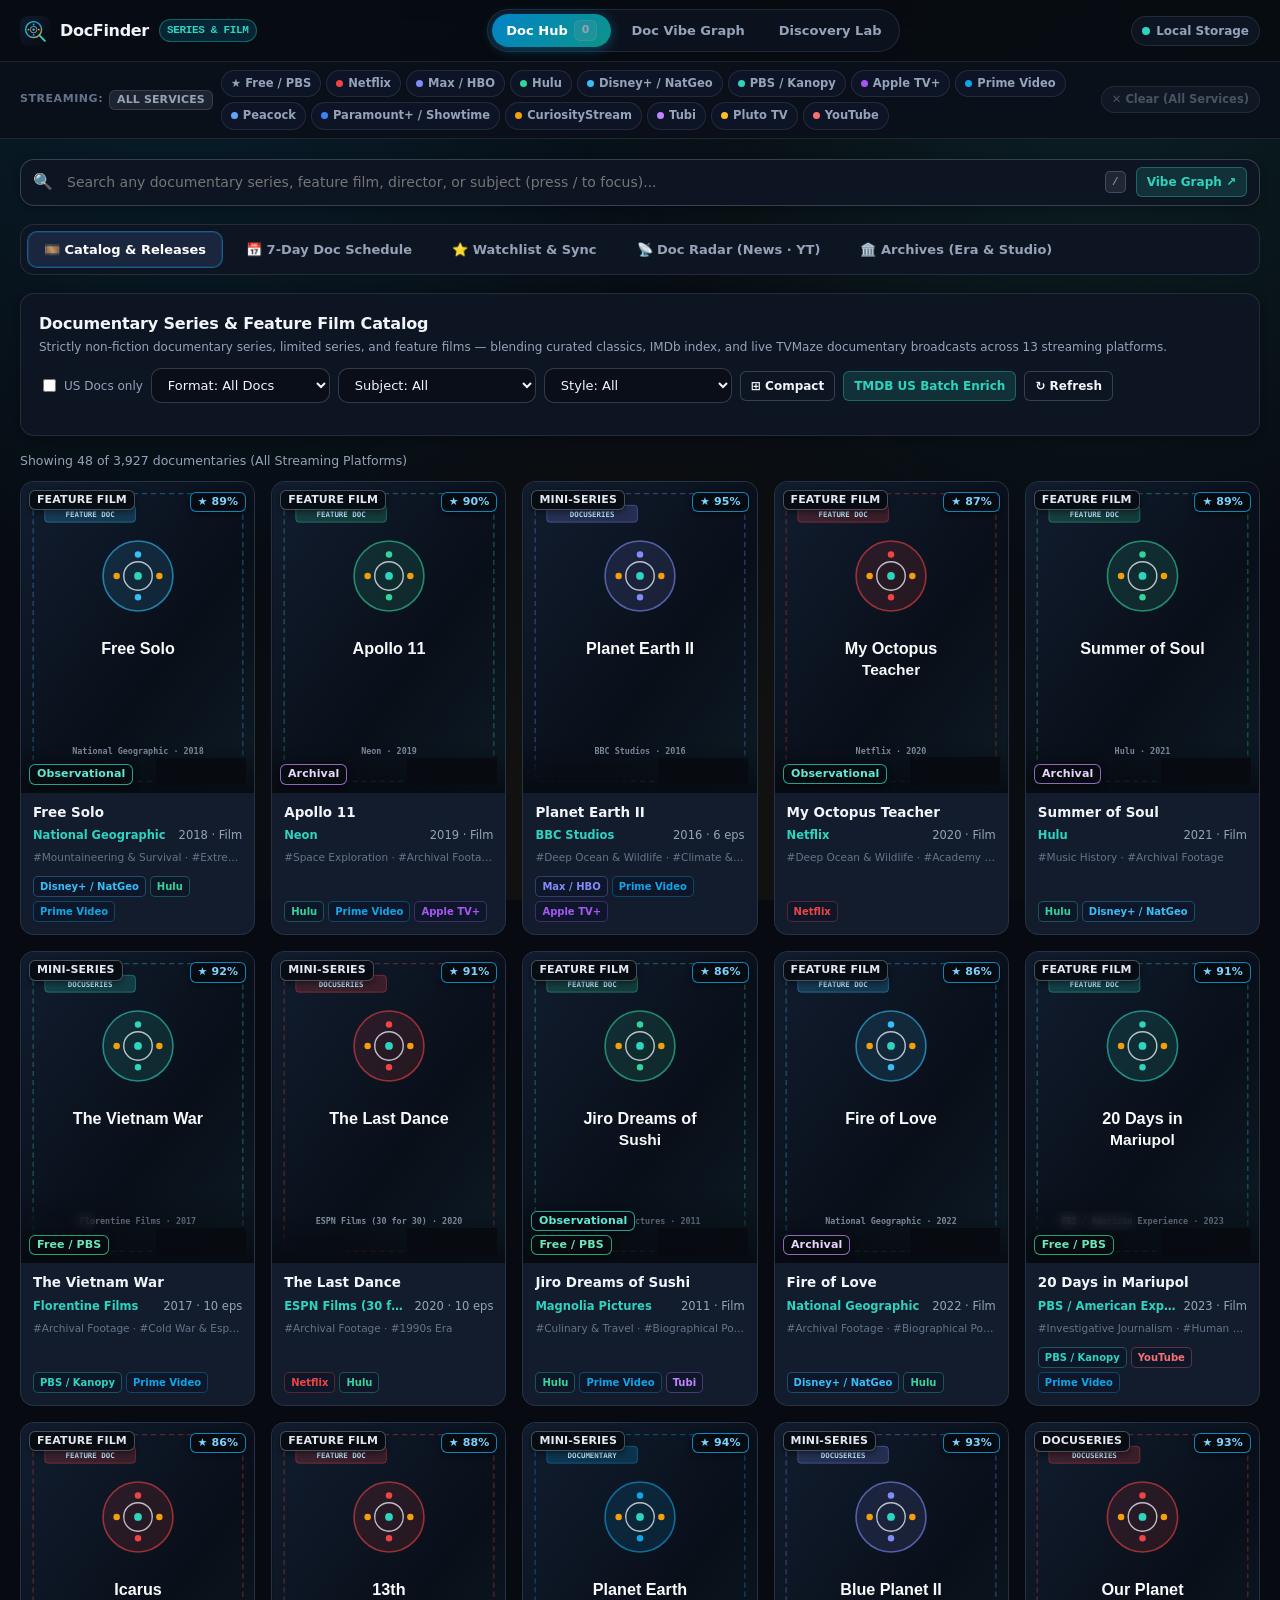
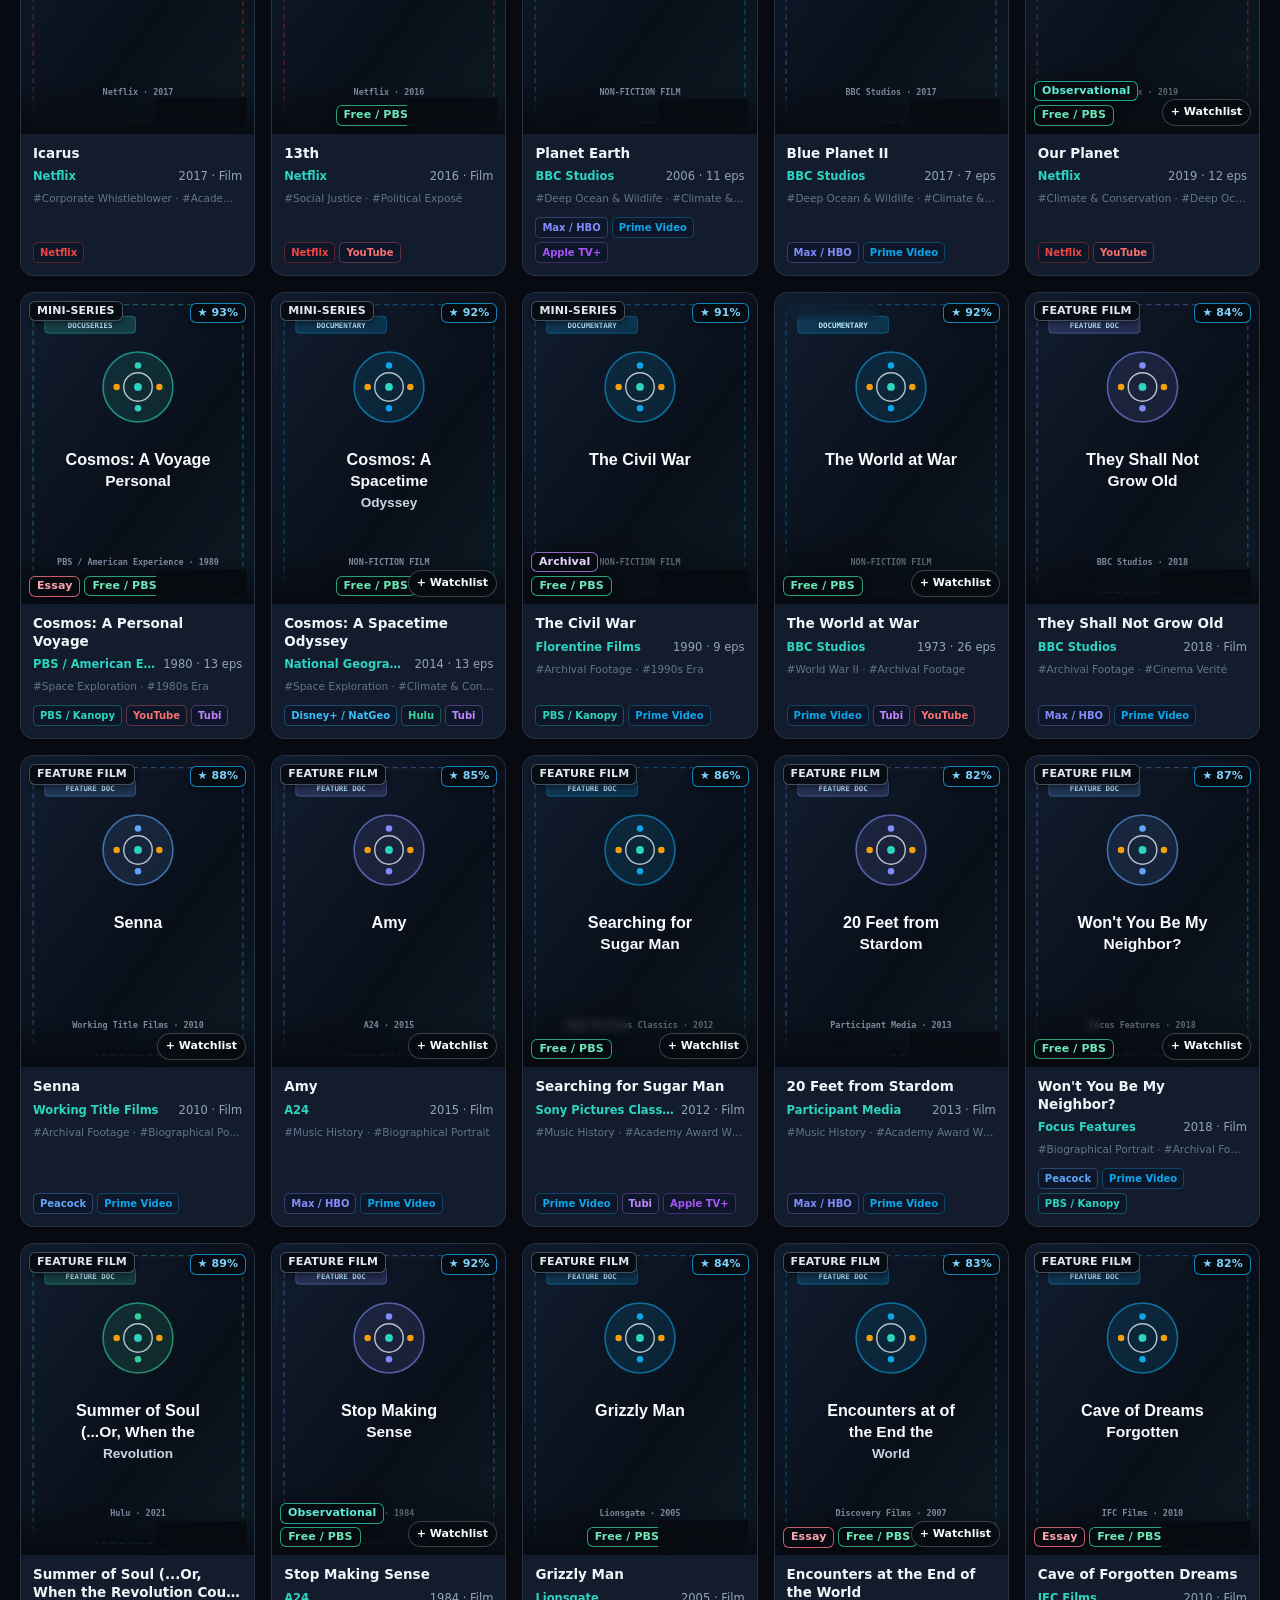
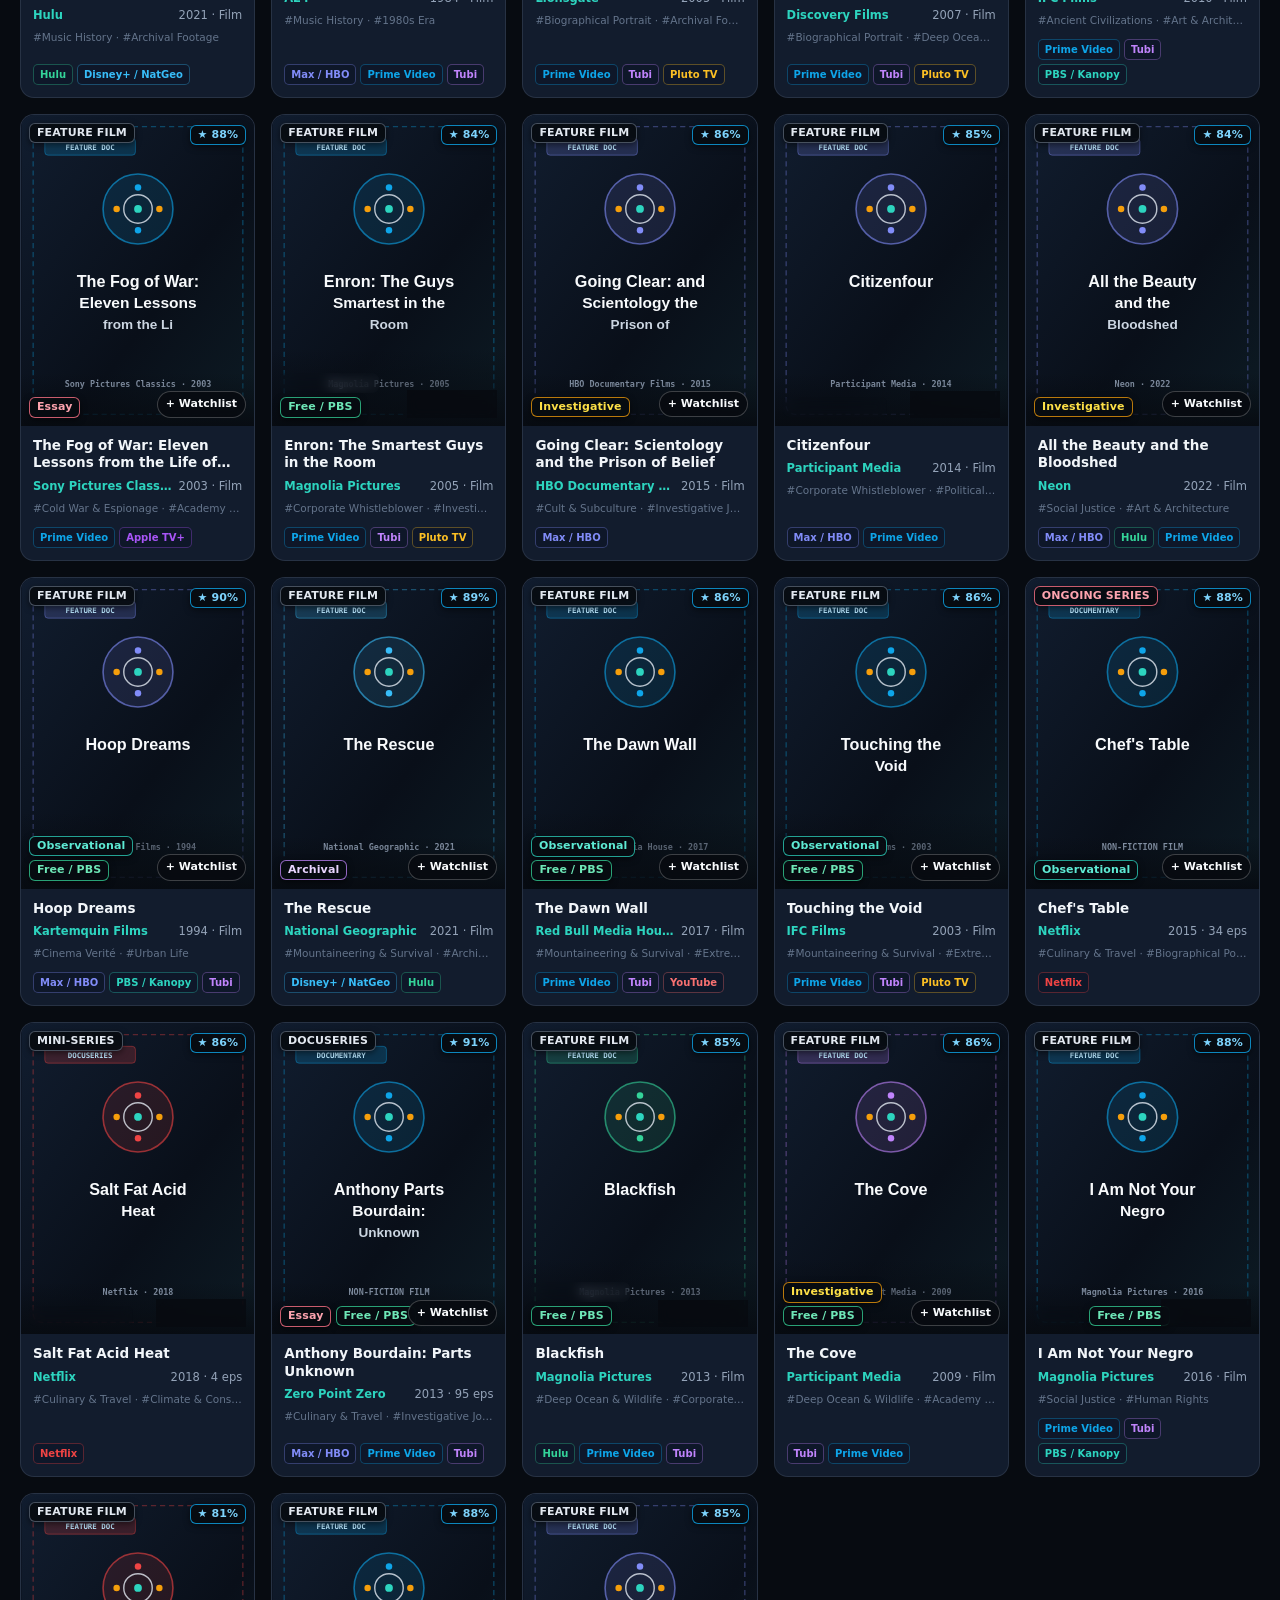
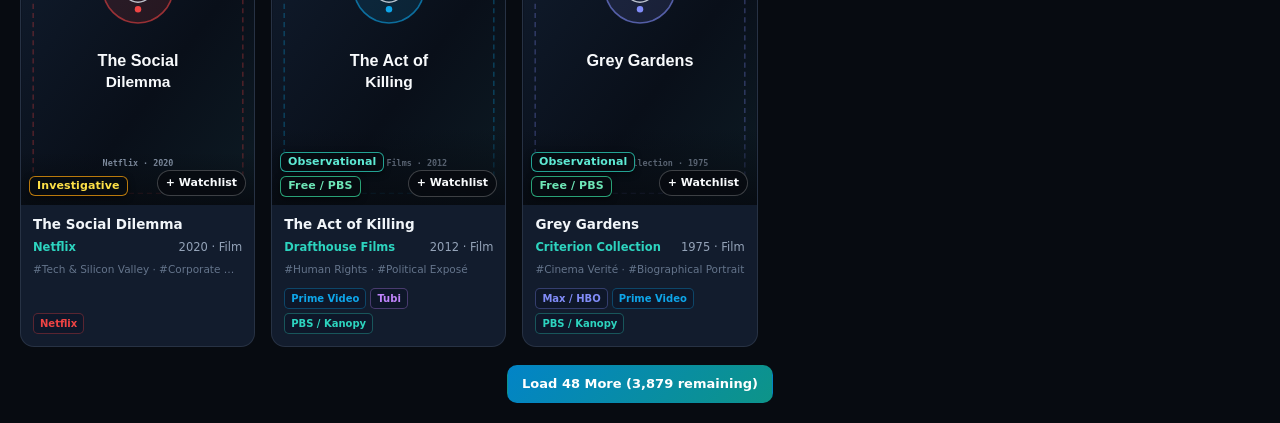
<file: index.html>
<!DOCTYPE html>
<html lang="en">
<head>
  <meta charset="UTF-8">
  <meta name="viewport" content="width=device-width, initial-scale=1.0">
  <meta http-equiv="Content-Security-Policy" content="default-src 'self'; script-src 'self' 'unsafe-inline' 'wasm-unsafe-eval' https://cdn.jsdelivr.net; style-src 'self' 'unsafe-inline'; img-src 'self' https: data: blob:; connect-src 'self' https:; frame-src https://www.youtube-nocookie.com https://www.youtube.com; worker-src 'self' blob:; object-src 'none'; base-uri 'self'; form-action 'self';">
  <meta name="referrer" content="no-referrer-when-downgrade">
  <title>DocFinder — Documentary Series &amp; Film Hub</title>
  <meta name="description" content="Zero-build static documentary series and feature film discovery, multi-platform streaming catalog, 7-day documentary broadcast schedule, personal watchlist, radar, and archives.">
  <meta name="theme-color" content="#070b11">
  <meta name="mobile-web-app-capable" content="yes">
  <meta name="apple-mobile-web-app-status-bar-style" content="black-translucent">
  <meta name="apple-mobile-web-app-title" content="DocFinder">
  <link rel="icon" href="./icon.svg" type="image/svg+xml">
  <link rel="apple-touch-icon" href="./icon.svg">
  <link rel="manifest" href="./manifest.webmanifest">
  <link rel="stylesheet" href="./styles.css">
</head>
<body>
  <div id="af-nav-host"></div>

  <main class="container" id="main-content">
    <!-- Global Documentary Search (/) -->
    <section class="global-search-wrap" aria-label="Global Documentary Search">
      <div class="global-search-bar">
        <span aria-hidden="true" style="color:var(--cyan);font-size:16px;">🔍</span>
        <input id="globalSearchInput" type="search" placeholder="Search any documentary series, feature film, director, or subject (press / to focus)..." autocomplete="off" aria-label="Search documentary series and movies">
        <span class="kbd" title="Press / to focus search">/</span>
        <button type="button" class="btn btn-sm btn-cyan" id="quickVibeJumpBtn" title="Search this prompt in Doc Vibe Graph">Vibe Graph ↗</button>
      </div>
      <div id="globalSearchDropdown" class="search-dropdown" role="listbox" aria-label="Search suggestions"></div>
    </section>

    <!-- Main Hub Navigation Tabs -->
    <div class="tabs-bar" role="tablist" aria-label="Doc Hub Sections">
      <button type="button" class="tab-btn active" role="tab" aria-selected="true" data-tab="releases">🎞️ Catalog &amp; Releases</button>
      <button type="button" class="tab-btn" role="tab" aria-selected="false" data-tab="schedule">📅 7-Day Doc Schedule</button>
      <button type="button" class="tab-btn" role="tab" aria-selected="false" data-tab="saved">⭐ Watchlist &amp; Sync</button>
      <button type="button" class="tab-btn" role="tab" aria-selected="false" data-tab="radar">📡 Doc Radar (News · YT)</button>
      <button type="button" class="tab-btn" role="tab" aria-selected="false" data-tab="archives">🏛️ Archives (Era &amp; Studio)</button>
    </div>

    <!-- TAB 1: CATALOG & RELEASES -->
    <section id="tab-releases" class="tab-panel" role="tabpanel">
      <div class="panel" style="margin-bottom:16px;">
        <div class="panel-header">
          <div>
            <h2 class="panel-title">Documentary Series &amp; Feature Film Catalog</h2>
            <div style="font-size:12px;color:var(--text-muted);margin-top:2px;">
              Strictly non-fiction documentary series, limited series, and feature films — blending curated classics, IMDb index, and live TVMaze documentary broadcasts across 13 streaming platforms.
            </div>
          </div>
          <div class="meta-row">
            <label style="display:inline-flex;align-items:center;gap:5px;font-size:12px;color:var(--text-muted);cursor:pointer;">
              <input type="checkbox" id="releasesUsOnly"> US Docs only
            </label>
            <select id="lengthFilterSelect" class="select" aria-label="Filter by Format">
              <option value="all">Format: All Docs</option>
              <option value="movies">Feature Films</option>
              <option value="series">Docuseries</option>
              <option value="mini">Limited / Mini-Series</option>
            </select>
            <select id="genreFilterSelect" class="select" aria-label="Filter by Subject">
              <option value="all">Subject: All</option>
            </select>
            <select id="styleFilterSelect" class="select" aria-label="Filter by Documentary Style">
              <option value="all">Style: All</option>
              <option value="observational">Observational / Verité</option>
              <option value="archival">Archival / History</option>
              <option value="investigative">Investigative</option>
              <option value="essay">Essay / Personal</option>
            </select>
            <button type="button" class="btn btn-sm" id="toggleCompactBtn" title="Toggle compact card grid">⊞ Compact</button>
            <button type="button" class="btn btn-sm btn-cyan" id="batchTmdbBtn" title="Enrich visible cards with TMDB US JustWatch providers">TMDB US Batch Enrich</button>
            <button type="button" class="btn btn-sm" id="refreshReleasesBtn">↻ Refresh</button>
          </div>
        </div>
      </div>
      <div id="releasesMeta" style="font-size:12.5px;color:var(--text-muted);margin-bottom:10px;"></div>
      <div id="releasesGrid" class="anime-grid"></div>
      <div id="releasesPager" style="display:flex;justify-content:center;gap:10px;margin-top:18px;" hidden>
        <button type="button" class="btn btn-primary" id="releasesLoadMoreBtn">Load 48 More</button>
      </div>
    </section>

    <!-- TAB 2: 7-DAY DOCUMENTARY SCHEDULE -->
    <section id="tab-schedule" class="tab-panel" role="tabpanel" hidden>
      <div class="panel" style="margin-bottom:16px;">
        <div class="panel-header" style="margin-bottom:10px;">
          <div>
            <h2 class="panel-title">7-Day Documentary Broadcast Schedule (Mon – Sun)</h2>
            <div id="scheduleRangeLabel" style="font-size:12px;color:var(--text-muted);margin-top:2px;">Loading local week bounds...</div>
          </div>
          <div class="meta-row">
            <label style="display:inline-flex;align-items:center;gap:6px;font-size:12.5px;color:var(--text-muted);cursor:pointer;">
              <input type="checkbox" id="scheduleShowDubs" checked> Show Delayed Streaming Drops
            </label>
            <label style="display:inline-flex;align-items:center;gap:6px;font-size:12.5px;color:var(--text-muted);cursor:pointer;">
              <input type="checkbox" id="scheduleUsOnly"> US Broadcasts only
            </label>
            <label style="display:inline-flex;align-items:center;gap:6px;font-size:12.5px;color:var(--text-muted);cursor:pointer;">
              <input type="checkbox" id="scheduleWatchlistOnly"> Watchlist only
            </label>
            <button type="button" class="btn btn-sm" id="refreshScheduleBtn">↻ Refresh</button>
          </div>
        </div>
        <div class="pills-row" id="scheduleDayJumpBar" aria-label="Jump to day column"></div>
      </div>
      <div id="scheduleGrid" class="schedule-grid"></div>
    </section>

    <!-- TAB 3: WATCHLIST & SYNC -->
    <section id="tab-saved" class="tab-panel" role="tabpanel" hidden>
      <div class="panel" style="margin-bottom:16px;">
        <div class="panel-header">
          <div>
            <h2 class="panel-title">Personal Documentary Watchlist</h2>
            <div id="watchlistSummary" style="font-size:12px;color:var(--text-muted);margin-top:2px;">0 documentaries saved in shared origin storage</div>
          </div>
          <div class="meta-row">
            <a class="btn btn-sm" href="#savedSyncAnchor">↓ Sync &amp; Import</a>
            <a class="btn btn-primary btn-sm" href="./vibe-graph.html?mode=watchlist">Map Watchlist Constellation ↗</a>
            <select id="wlSortSelect" class="select" aria-label="Sort watchlist">
              <option value="updated">Sort: Recently Updated</option>
              <option value="rating">Sort: My Rating</option>
              <option value="score">Sort: Community Rating</option>
              <option value="title">Sort: Title (A–Z)</option>
            </select>
          </div>
        </div>
        <div class="pills-row" id="wlStatusPills" aria-label="Watchlist status filters"></div>
      </div>

      <div id="watchlistGrid" class="anime-grid" style="margin-bottom:24px;"></div>

      <!-- Persistence, Gist Sync, Doc Pack Importer & API Keys -->
      <div class="grid-2" id="savedSyncAnchor" style="scroll-margin-top:80px;">
        <div class="panel" style="grid-column: 1 / -1;">
          <div class="panel-header">
            <div>
              <h3 class="panel-title">☁️ Permanent Remote Storage (Private GitHub Gist)</h3>
              <div style="font-size:12px;color:var(--text-muted);margin-top:2px;">
                Free, private, version-controlled cloud storage for your Watchlist, ratings, notes, and streaming overrides across all devices. Auto-pulls on boot &amp; auto-pushes after any edit to <code>docfinder-sync.json</code>.
              </div>
            </div>
            <span class="badge badge-cyan" id="gistStatusBadge">Local Only</span>
          </div>

          <div class="wizard-steps" id="gistWizardSteps">
            <div class="wizard-step" id="wizStep1">
              <div style="font-weight:700;font-size:12.5px;margin-bottom:4px;"><span class="wizard-step-num">1</span>Generate Minimal Token</div>
              <div style="font-size:11.5px;color:var(--text-muted);margin-bottom:8px;">Creates a GitHub token scoped <strong>only to <code>gist</code></strong> (cannot touch your repos).</div>
              <a class="btn btn-xs btn-cyan" href="https://github.com/settings/tokens/new?scopes=gist&amp;description=DocFinder+Permanent+Sync" target="_blank" rel="noopener">Open GitHub Token Page ↗</a>
            </div>
            <div class="wizard-step" id="wizStep2">
              <div style="font-weight:700;font-size:12.5px;margin-bottom:4px;"><span class="wizard-step-num">2</span>Connect &amp; Auto-Discover</div>
              <div style="font-size:11.5px;color:var(--text-muted);margin-bottom:6px;">Paste your token below. DocFinder automatically finds your existing sync Gist or creates a new Private Gist.</div>
            </div>
            <div class="wizard-step" id="wizStep3">
              <div style="font-weight:700;font-size:12.5px;margin-bottom:4px;"><span class="wizard-step-num">3</span>Permanent Auto-Sync Active</div>
              <div id="gistConnectedInfo" style="font-size:11.5px;color:var(--text-muted);">Not connected yet. Every push keeps full Git revision history on GitHub.</div>
            </div>
          </div>

          <form onsubmit="return false;" class="form-grid" style="margin-bottom:10px;">
            <div class="form-field">
              <label for="gistTokenInput">GitHub Personal Access Token (<code>gist</code> scope only)</label>
              <input id="gistTokenInput" type="password" autocomplete="off" class="input input-full" placeholder="ghp_... or github_pat_...">
            </div>
            <div class="form-field">
              <label for="gistIdInput">Private Gist ID (auto-filled on Connect)</label>
              <input id="gistIdInput" type="text" autocomplete="off" class="input input-full" placeholder="Auto-discovered or created automatically">
            </div>
          </form>
          <label style="display:inline-flex;align-items:center;gap:6px;font-size:12.5px;color:var(--text-muted);margin-bottom:12px;cursor:pointer;">
            <input type="checkbox" id="gistAutoSyncCheck" checked> Enable auto-pull on boot &amp; debounced auto-push across all 3 pages
          </label>
          <div class="meta-row">
            <button type="button" class="btn btn-primary btn-sm" id="connectGistWizardBtn">⚡ Connect &amp; Auto-Setup Private Gist</button>
            <button type="button" class="btn btn-sm" id="saveGistConfigBtn">Save Manual ID</button>
            <button type="button" class="btn btn-emerald btn-sm" id="pullGistBtn">↓ Pull &amp; Merge</button>
            <button type="button" class="btn btn-sm" id="pushGistBtn">↑ Push Now</button>
            <button type="button" class="btn btn-danger btn-xs" id="disconnectGistBtn" style="margin-left:auto;" hidden>Disconnect</button>
          </div>
          <div id="gistLastSyncLabel" style="font-size:11.5px;color:var(--text-dim);margin-top:8px;"></div>
        </div>

        <div class="panel" style="grid-column: 1 / -1;">
          <div class="panel-header">
            <h3 class="panel-title">Documentary Pack Importer, TMDB, OMDb (IMDb) &amp; Cache</h3>
            <span class="badge badge-purple">Instant Seed + Live Keys</span>
          </div>
          <div class="grid-3" style="margin-bottom:12px;">
            <form onsubmit="return false;" class="form-field">
              <label for="anilistImportUser">Quick-Import Doc Pack (<code>starter</code>, <code>Nature</code>, <code>Space</code>, <code>PBS</code>)</label>
              <div style="display:flex;gap:8px;">
                <input id="anilistImportUser" type="text" class="input input-full" value="starter" placeholder="starter, Nature, Space, History, Music, PBS...">
                <button type="button" class="btn btn-cyan btn-sm" id="importAnilistBtn">Import Pack</button>
              </div>
            </form>
            <form onsubmit="return false;" class="form-field">
              <label for="tmdbKeyInput">Optional TMDB API Key (US JustWatch + Doc Discover)</label>
              <div style="display:flex;gap:8px;">
                <input id="tmdbKeyInput" type="password" autocomplete="off" class="input input-full" placeholder="TMDB v3 API key (local only)">
                <button type="button" class="btn btn-sm" id="saveTmdbKeyBtn">Save</button>
              </div>
            </form>
            <form onsubmit="return false;" class="form-field">
              <label for="omdbKeyInput">Optional OMDb API Key (Live IMDb Posters &amp; RT Scores)</label>
              <div style="display:flex;gap:8px;">
                <input id="omdbKeyInput" type="password" autocomplete="off" class="input input-full" placeholder="Free OMDb API key (local only)">
                <button type="button" class="btn btn-sm" id="saveOmdbKeyBtn">Save</button>
              </div>
            </form>
            <form onsubmit="return false;" class="form-field">
              <label for="youtubeKeyInput">Optional YouTube Data API v3 Key (Live &gt;20m Doc Search)</label>
              <div style="display:flex;gap:8px;">
                <input id="youtubeKeyInput" type="password" autocomplete="off" class="input input-full" placeholder="Free YouTube Data API v3 key (local only)">
                <button type="button" class="btn btn-sm" id="saveYoutubeKeyBtn">Save</button>
              </div>
            </form>
          </div>
          <div class="divider"></div>
          <div style="display:flex;align-items:center;justify-content:space-between;gap:8px;flex-wrap:wrap;">
            <div id="cacheStatsLabel" style="font-size:12px;color:var(--text-muted);">IndexedDB cache: checking...</div>
            <div class="meta-row">
              <button type="button" class="btn btn-xs" id="clearApiCacheBtn">Clear API Cache</button>
              <button type="button" class="btn btn-xs btn-danger" id="clearAllCacheBtn">Clear All + Vectors</button>
            </div>
          </div>
        </div>

        <div class="panel" style="grid-column: 1 / -1;">
          <div class="panel-header">
            <h3 class="panel-title">Portable Sync Codes (UTF-8 TextEncoder) &amp; JSON Backups</h3>
            <span class="badge badge-emerald">Secrets stripped from Sync Codes</span>
          </div>
          <div class="grid-2">
            <div>
              <div class="meta-row" style="margin-bottom:8px;">
                <button type="button" class="btn btn-sm btn-cyan" id="genSyncCodeBtn">Generate Sync Code</button>
                <button type="button" class="btn btn-sm" id="copySyncUrlBtn">Copy #sync= Share URL</button>
                <button type="button" class="btn btn-sm" id="exportJsonBtn">Export JSON</button>
                <label class="btn btn-sm" style="margin:0;">
                  Import JSON <input type="file" id="importJsonFile" accept="application/json" hidden>
                </label>
              </div>
              <textarea id="syncCodeOutput" class="textarea" readonly placeholder="Click 'Generate Sync Code' to create a portable UTF-8 Base64 snapshot (no API keys included)..."></textarea>
            </div>
            <div>
              <div class="meta-row" style="margin-bottom:8px;">
                <button type="button" class="btn btn-sm btn-emerald" id="applySyncCodeBtn">Merge Sync Code</button>
              </div>
              <textarea id="syncCodeInput" class="textarea" placeholder="Paste a Sync Code from another device here to merge Watchlist &amp; overrides..."></textarea>
            </div>
          </div>
        </div>
      </div>
    </section>

    <!-- TAB 4: DOC RADAR -->
    <section id="tab-radar" class="tab-panel" role="tabpanel" hidden>
      <div class="panel" style="margin-bottom:18px;">
        <div class="panel-header">
          <div>
            <h2 class="panel-title">Essential &amp; Acclaimed Documentary Radar</h2>
            <div style="font-size:12px;color:var(--text-muted);">Academy Award winners, Sundance standouts, and landmark non-fiction series</div>
          </div>
          <div class="meta-row">
            <a class="btn btn-sm btn-cyan" href="#radarFeedsAnchor">↓ Doc News &amp; Trailers</a>
            <button type="button" class="btn btn-sm" id="refreshUpcomingBtn">↻ Refresh</button>
          </div>
        </div>
        <div id="upcomingGrid" class="anime-grid"></div>
      </div>

      <div class="grid-2" id="radarFeedsAnchor" style="scroll-margin-top:80px;">
        <div class="panel">
          <div class="panel-header">
            <h3 class="panel-title">Documentary Film &amp; Festival Wire</h3>
            <div class="meta-row">
              <button type="button" class="btn btn-xs" id="refreshAnnBtn">↻ Reload</button>
              <a class="btn btn-xs btn-cyan" href="https://www.documentary.org/" target="_blank" rel="noopener">IDA Documentary ↗</a>
            </div>
          </div>
          <div id="annNewsList" style="display:flex;flex-direction:column;gap:10px;max-height:440px;overflow-y:auto;"></div>
        </div>

        <div class="panel">
          <div class="panel-header">
            <div>
              <h3 class="panel-title">YouTube Long-Form Documentary Hunter (&gt;20 min)</h3>
              <div style="font-size:11.5px;color:var(--text-muted);margin-top:2px;">Searches 8 official free documentary channels (DW, FRONTLINE, NOVA, Free Documentary, Real Stories, Timeline, Spark, Absolute History) + optional live YouTube v3 API.</div>
            </div>
            <a id="ytDirectLink" class="btn btn-xs btn-cyan" href="https://www.youtube.com/results?search_query=full+documentary&amp;sp=EgQQARgC" target="_blank" rel="noopener">Open on YouTube (&gt;20m) ↗</a>
          </div>
          <div style="display:flex;gap:8px;margin-bottom:8px;align-items:center;flex-wrap:wrap;">
            <input id="ytSearchInput" type="search" class="input" style="flex:1;min-width:180px;" value="full documentary" placeholder="Search full-length YouTube docs (e.g. space, WWII, ocean, FRONTLINE)...">
            <label style="display:inline-flex;align-items:center;gap:5px;font-size:12px;color:var(--text-muted);cursor:pointer;white-space:nowrap;">
              <input type="checkbox" id="ytLongOnlyCheck" checked> Long-Form Only (&gt;20m)
            </label>
            <button type="button" class="btn btn-primary btn-sm" id="ytSearchBtn">Hunt</button>
          </div>
          <div class="pills-row" style="margin-bottom:12px;">
            <button type="button" class="pill yt-preset" data-q="full documentary">All Free Channels</button>
            <button type="button" class="pill yt-preset" data-q="DW Documentary">DW Documentary</button>
            <button type="button" class="pill yt-preset" data-q="FRONTLINE PBS">FRONTLINE PBS</button>
            <button type="button" class="pill yt-preset" data-q="NOVA PBS">NOVA Science</button>
            <button type="button" class="pill yt-preset" data-q="history ancient war">History &amp; War</button>
            <button type="button" class="pill yt-preset" data-q="nature wildlife ocean">Nature &amp; Wildlife</button>
          </div>
          <div id="ytResultsList" style="display:flex;flex-direction:column;gap:10px;max-height:440px;overflow-y:auto;"></div>
        </div>
      </div>
    </section>

    <!-- TAB 5: ARCHIVES -->
    <section id="tab-archives" class="tab-panel" role="tabpanel" hidden>
      <div class="panel" style="margin-bottom:16px;">
        <div class="panel-header">
          <div class="pills-row" role="tablist" aria-label="Archive mode">
            <button type="button" class="pill active" id="archiveModeYear">📅 By Era &amp; Year (1970–2026)</button>
            <button type="button" class="pill" id="archiveModeStudio">🎬 By Network / Studio</button>
          </div>
          <label style="display:inline-flex;align-items:center;gap:6px;font-size:12px;color:var(--text-muted);cursor:pointer;">
            <input type="checkbox" id="archiveEntryPointsOnly"> Standalone / Season 1 Only
          </label>
        </div>

        <div id="archiveYearControls">
          <div class="meta-row" style="margin-bottom:10px;">
            <label for="archiveYearSelect" style="font-size:12.5px;color:var(--text-muted);">Release Year:</label>
            <select id="archiveYearSelect" class="select"></select>
            <select id="archiveFormatSelect" class="select" aria-label="Format filter">
              <option value="">All Documentary Formats</option>
              <option value="FEATURE_DOC">Feature Documentary</option>
              <option value="DOCUSERIES">Docuseries</option>
              <option value="MINI_SERIES">Limited / Mini-Series</option>
            </select>
            <select id="archiveSortSelect" class="select" aria-label="Sort archive">
              <option value="SCORE_DESC">Top Rated</option>
              <option value="POPULARITY_DESC">Most Widely Watched</option>
            </select>
            <button type="button" class="btn btn-primary btn-sm" id="loadYearArchiveBtn">Browse Year</button>
          </div>
          <div class="pills-row" id="decadeQuickPills"></div>
        </div>

        <div id="archiveStudioControls" hidden>
          <div style="display:flex;gap:8px;margin-bottom:10px;flex-wrap:wrap;">
            <input id="studioSearchInput" type="search" class="input" style="flex:1;min-width:220px;" placeholder="Search any documentary network or studio (e.g. BBC Studios, National Geographic, PBS, A24, HBO Documentary Films)...">
            <button type="button" class="btn btn-primary btn-sm" id="searchStudioBtn">Search Studio</button>
          </div>
          <div class="pills-row" id="curatedStudiosBar"></div>
        </div>
      </div>

      <div id="archivesMeta" style="font-size:12.5px;color:var(--text-muted);margin-bottom:10px;"></div>
      <div id="archivesGrid" class="anime-grid"></div>
      <div id="archivesPager" style="display:flex;justify-content:center;gap:10px;margin-top:18px;" hidden>
        <button type="button" class="btn btn-primary" id="archivesLoadMoreBtn">Load 48 More</button>
      </div>
    </section>
  </main>

  <script src="./catalog-data.js"></script>
  <script src="./imdb-catalog.js"></script>
  <script src="./pbs-catalog.js"></script>
  <script src="./youtube-catalog.js"></script>
  <script src="./streaming-links.js"></script>
  <script src="./shared-core.js"></script>
  <script>
    (function () {
      'use strict';
      const AF = window.DocFinderCore;
      AF.mountNav('hub');

      let activeTab = 'releases';
      let activeStyleFilter = 'all';
      let activeGenreFilter = 'all';
      let activeLengthFilter = 'all';
      let releasesCache = [];
      let tmdbExtraByAnimeId = new Map();
      let scheduleCache = [];
      let wlFilterStatus = 'All';
      let archiveMode = 'year';
      let loadedTabs = new Set();

      const CURATED_STUDIOS = [
        'BBC Studios', 'National Geographic', 'PBS / American Experience', 'HBO Documentary Films',
        'Netflix', 'Florentine Films', 'ESPN Films (30 for 30)', 'A24', 'Neon',
        'Hulu', 'Apple TV+', 'Participant Media', 'Magnolia Pictures', 'Criterion Collection',
        'Sony Pictures Classics', 'Amazon Studios', 'CuriosityStream', 'Zipporah Films'
      ];

      // Populate Subject / Genre select
      AF.getTaxonomy().then(tax => {
        const gSel = document.getElementById('genreFilterSelect');
        if (gSel && tax?.genres) {
          gSel.innerHTML = `<option value="all">Subject: All</option>` + tax.genres.map(g => `<option value="${AF.escapeHtml(g)}">${AF.escapeHtml(g)}</option>`).join('');
        }
      });

      function switchTab(tabName) {
        activeTab = tabName;
        document.querySelectorAll('.tabs-bar .tab-btn').forEach(btn => {
          const isAct = btn.dataset.tab === tabName;
          btn.classList.toggle('active', isAct);
          btn.setAttribute('aria-selected', String(isAct));
        });
        document.querySelectorAll('.tab-panel').forEach(sec => {
          sec.hidden = sec.id !== `tab-${tabName}`;
        });
        const url = new URL(window.location.href);
        url.searchParams.set('tab', tabName);
        history.replaceState(null, '', url.toString());

        if (!loadedTabs.has(tabName)) {
          loadedTabs.add(tabName);
          if (tabName === 'releases') loadReleases();
          if (tabName === 'schedule') loadSchedule();
          if (tabName === 'saved') renderSavedTab();
          if (tabName === 'radar') { loadUpcomingRadar(); loadAnnNews(); huntYouTube(); }
          if (tabName === 'archives') loadYearArchive();
        } else if (tabName === 'saved') {
          renderSavedTab();
        }
      }

      document.querySelectorAll('.tabs-bar .tab-btn').forEach(btn => {
        btn.addEventListener('click', () => switchTab(btn.dataset.tab));
      });

      // Global Search (/)
      const searchInput = document.getElementById('globalSearchInput');
      const searchDropdown = document.getElementById('globalSearchDropdown');
      let searchTimer = null;

      document.addEventListener('keydown', (ev) => {
        if (ev.key === '/' && !['INPUT', 'TEXTAREA', 'SELECT'].includes(document.activeElement?.tagName)) {
          ev.preventDefault();
          searchInput.focus();
          searchInput.select();
        } else if (ev.key === 'Escape') {
          searchDropdown.classList.remove('open');
        }
      });
      document.addEventListener('click', (ev) => {
        if (!ev.target.closest('.global-search-wrap')) searchDropdown.classList.remove('open');
      });

      searchInput.addEventListener('input', () => {
        const q = searchInput.value.trim();
        if (searchTimer) clearTimeout(searchTimer);
        if (q.length < 2) { searchDropdown.classList.remove('open'); return; }
        searchTimer = setTimeout(async () => {
          searchDropdown.innerHTML = `<div style="padding:14px;color:var(--text-muted);"><span class="spinner"></span> Searching Documentary Catalog &amp; TVMaze...</div>`;
          searchDropdown.classList.add('open');
          try {
            const rawResults = await AF.searchAnimeQuick(q, 16);
            const results = rawResults.filter(m => AF.matchesStreamingFilter(m)).slice(0, 8);
            if (!results.length) {
              const sf = AF.getStreamingFilterSummary();
              searchDropdown.innerHTML = `<div style="padding:14px;color:var(--text-muted);">No documentaries matched "${AF.escapeHtml(q)}"${sf ? ` on <strong>${AF.escapeHtml(sf)}</strong>. Click <strong>Clear (All Services)</strong> above to search all platforms.` : '.'}</div>`;
              return;
            }
            searchDropdown.innerHTML = results.map(m => {
              const title = AF.getDisplayTitle(m);
              const wl = AF.getState().watchlist[m.id];
              const style = AF.classifyDub(m);
              const plats = AF.detectPlatforms(m);
              const fmtLbl = m.format === 'FEATURE_DOC' ? 'Feature Doc' : m.format === 'MINI_SERIES' ? 'Limited Series' : 'Docuseries';
              return `
                <div class="search-item" data-id="${m.id}" role="option">
                  <img src="${AF.escapeHtml(AF.getCover(m))}" alt="">
                  <div style="flex:1;min-width:0;">
                    <div style="font-weight:700;font-size:13.5px;white-space:nowrap;overflow:hidden;text-overflow:ellipsis;">${AF.escapeHtml(title)}</div>
                    <div style="font-size:11.5px;color:var(--text-muted);">
                      ${fmtLbl} ${m.seasonYear ? '· ' + m.seasonYear : ''} · <span style="color:var(--cyan);">${AF.escapeHtml(style)}</span> ${m.averageScore ? '· ★ ' + m.averageScore + '%' : ''}
                      ${wl ? `· <span style="color:var(--emerald);">${AF.escapeHtml(wl.status)}</span>` : ''}
                    </div>
                    ${plats.length ? `<div style="display:flex;flex-wrap:wrap;gap:4px;margin-top:4px;">${plats.slice(0, 4).map(p => `<span class="platform-tag" style="color:${p.color};border-color:${p.color}55;">${AF.escapeHtml(p.name)}</span>`).join('')}</div>` : ''}
                  </div>
                  <a class="btn btn-xs btn-cyan" href="./vibe-graph.html?seed=${m.id}" onclick="event.stopPropagation();">Graph</a>
                  <a class="btn btn-xs" href="./eclectic-lab.html?tab=arithmetic&seed=${m.id}" onclick="event.stopPropagation();">± Arith</a>
                </div>
              `;
            }).join('');
            searchDropdown.querySelectorAll('.search-item').forEach((row, idx) => {
              row.addEventListener('click', () => {
                searchDropdown.classList.remove('open');
                AF.openDetailModal(results[idx]);
              });
            });
          } catch (err) {
            searchDropdown.innerHTML = `<div style="padding:14px;color:var(--rose);">Search failed: ${AF.escapeHtml(err.message)}</div>`;
          }
        }, 300);
      });

      document.getElementById('quickVibeJumpBtn').addEventListener('click', () => {
        const q = searchInput.value.trim();
        window.location.href = q ? `./vibe-graph.html?vibe=${encodeURIComponent(q)}` : './vibe-graph.html';
      });

      // Card Renderer
      function renderDocCard(media, options = {}) {
        const state = AF.getState();
        const wl = state.watchlist[media.id];
        const title = AF.getDisplayTitle(media);
        const cover = AF.getCover(media);
        const extra = tmdbExtraByAnimeId.get(media.id) || [];
        const platforms = AF.detectPlatforms(media, extra);
        const dubInfo = AF.getDubTrackInfo(media, media._recentEp || null);
        const freeAds = AF.isFreeWithAds(media, platforms);
        const fmtLbl = media.format === 'FEATURE_DOC' ? 'FEATURE DOC' : media.format === 'MINI_SERIES' ? 'MINI-SERIES' : 'DOCUSERIES';

        const topLeftBadges = [];
        if (options.airingBadge) topLeftBadges.push(options.airingBadge);
        else topLeftBadges.push(`<span class="badge badge-muted">${fmtLbl}</span>`);
        if (wl) topLeftBadges.push(`<span class="badge badge-emerald">${AF.escapeHtml(wl.status)}</span>`);

        const topRight = media.averageScore ? `<span class="badge badge-accent">★ ${media.averageScore}%</span>` : '';

        const bottomBadges = [];
        const styleLbl = dubInfo.dub;
        const styleClass = styleLbl === 'Investigative' ? 'badge-amber'
          : styleLbl === 'Archival' ? 'badge-purple'
          : styleLbl === 'Essay' ? 'badge-rose'
          : 'badge-cyan';

        if (dubInfo.isSimuldub && dubInfo.dubEp) {
          bottomBadges.push(`<span class="badge badge-emerald">Simul-Release Ep ${dubInfo.dubEp}</span>`);
        } else if (dubInfo.dubLag > 0) {
          bottomBadges.push(`<span class="badge badge-cyan">Staggered (−${dubInfo.dubLag}w)</span>`);
        } else {
          bottomBadges.push(`<span class="badge ${styleClass}">${AF.escapeHtml(styleLbl)}</span>`);
        }

        if (freeAds) bottomBadges.push(`<span class="badge badge-emerald">Free / PBS</span>`);
        if (options.extraBadge) bottomBadges.push(options.extraBadge);

        const leadStudio = media.studios?.nodes?.[0]?.name || '';
        const studioEl = leadStudio
          ? `<a href="./index.html?tab=archives&amp;studio=${encodeURIComponent(leadStudio)}" style="color:var(--cyan);font-weight:600;overflow:hidden;text-overflow:ellipsis;white-space:nowrap;" title="Browse ${AF.escapeHtml(leadStudio)} in Archives">${AF.escapeHtml(leadStudio)}</a>`
          : `<span>${AF.escapeHtml((media.genres || []).slice(0, 2).join(', ') || 'Documentary')}</span>`;
        const subTags = AF.getTopSubgenreTags(media, 2);

        return `
          <article class="anime-card" tabindex="0" data-anime-id="${media.id}" aria-label="${AF.escapeHtml(title)}">
            <div class="anime-card-cover-wrap">
              <img class="anime-card-cover" src="${AF.escapeHtml(cover)}" alt="${AF.escapeHtml(title)}" loading="lazy">
              <div class="anime-card-overlay-top">
                <div style="display:flex;flex-wrap:wrap;gap:4px;">${topLeftBadges.join('')}</div>
                <div>${topRight}</div>
              </div>
              <div class="anime-card-overlay-bottom">${bottomBadges.join('')}</div>
              ${!options.watchlistControls ? `<button type="button" class="quick-wl-btn ${wl ? 'saved' : ''}" data-quick-wl="${media.id}" title="${wl ? 'Saved in Watchlist (click to edit)' : 'Quick-add to Watchlist'}">${wl ? '✓ Saved' : '+ Watchlist'}</button>` : ''}
            </div>
            <div class="anime-card-body">
              <h3 class="anime-card-title" title="${AF.escapeHtml(title)}">${AF.escapeHtml(title)}</h3>
              <div class="anime-card-meta">
                ${studioEl}
                <span style="flex-shrink:0;">${media.seasonYear || ''}${media.episodes ? ' · ' + (media.episodes === 1 ? 'Film' : media.episodes + ' eps') : ''}</span>
              </div>
              ${subTags.length ? `<div style="font-size:10.5px;color:var(--text-dim);white-space:nowrap;overflow:hidden;text-overflow:ellipsis;">${subTags.map(t => '#' + AF.escapeHtml(t)).join(' · ')}</div>` : ''}
              ${options.watchlistControls ? options.watchlistControls : `
                <div class="anime-card-platforms">
                  ${platforms.slice(0, 3).map(p => `<span class="platform-tag" style="color:${p.color};border-color:${p.color}55;">${AF.escapeHtml(p.name)}</span>`).join('')}
                  ${platforms.length > 3 ? `<span class="platform-tag">+${platforms.length - 3}</span>` : ''}
                </div>
              `}
            </div>
          </article>
        `;
      }

      function attachCardHandlers(container, itemsById) {
        container.querySelectorAll('.anime-card').forEach(card => {
          const open = () => {
            const id = Number(card.dataset.animeId);
            AF.openDetailModal(itemsById.get(id) || id);
          };
          card.addEventListener('click', (ev) => { if (!ev.target.closest('button, a')) open(); });
          card.addEventListener('keydown', (ev) => { if (ev.key === 'Enter' || ev.key === ' ') { ev.preventDefault(); open(); } });
        });
        container.querySelectorAll('[data-quick-wl]').forEach(btn => {
          btn.addEventListener('click', (ev) => {
            ev.stopPropagation();
            const id = Number(btn.dataset.quickWl);
            const item = itemsById.get(id);
            const existing = AF.getState().watchlist[id];
            if (existing) AF.openDetailModal(item || id);
            else if (item) {
              AF.upsertWatchlistItem(item, { status: 'Watchlist' });
              AF.toast(`Added "${AF.getDisplayTitle(item)}" to Watchlist!`, 'success', 2000);
            }
          });
        });
        AF.hydrateCardPosters(container, itemsById);
      }

      // TAB 1: CATALOG & RELEASES
      async function loadReleases(forceRefresh = false) {
        const grid = document.getElementById('releasesGrid');
        const meta = document.getElementById('releasesMeta');
        grid.innerHTML = `<div class="empty-state" style="grid-column:1/-1;"><span class="spinner"></span> Loading documentary series, feature films &amp; live TVMaze broadcasts...</div>`;

        const nowSec = Math.floor(Date.now() / 1000);
        const start72h = nowSec - 72 * 3600;
        const query = `query ($start: Int, $end: Int) { past72h { airingSchedules } activeOnas { media } catalog { media } }`;
        try {
          const cacheKey = forceRefresh ? null : `doc_releases_v1_all`;
          const data = await AF.anilistQuery(query, { start: start72h, end: nowSec, platform: 'all' }, { cacheKey, ttl: AF.TTL_DYNAMIC });

          const mergedMap = new Map();
          for (const sched of (data?.past72h?.airingSchedules || [])) {
            const m = sched.media;
            if (m && !mergedMap.has(m.id)) mergedMap.set(m.id, { ...m, _recentEp: sched.episode, _recentAirAt: sched.airingAt });
          }
          for (const m of (data?.catalog?.media || [])) {
            if (m && !mergedMap.has(m.id)) mergedMap.set(m.id, { ...m });
          }

          releasesCache = Array.from(mergedMap.values());
          renderReleasesGrid();
        } catch (err) {
          meta.textContent = '';
          grid.innerHTML = `<div class="empty-state" style="grid-column:1/-1;">Failed to load documentaries: ${AF.escapeHtml(err.message)}</div>`;
        }
      }

      let releasesFiltered = [];
      let releasesLimit = 48;
      const PAGE_SIZE = 48;

      function renderReleasesGrid(resetLimit = true) {
        if (resetLimit) releasesLimit = PAGE_SIZE;
        const grid = document.getElementById('releasesGrid');
        const meta = document.getElementById('releasesMeta');
        const pager = document.getElementById('releasesPager');
        const loadMoreBtn = document.getElementById('releasesLoadMoreBtn');
        const usOnly = document.getElementById('releasesUsOnly')?.checked;

        releasesFiltered = releasesCache.filter(m => {
          if (usOnly && m.countryOfOrigin && m.countryOfOrigin !== 'US') return false;
          const extra = tmdbExtraByAnimeId.get(m.id) || [];
          if (!AF.matchesStreamingFilter(m, extra)) return false;

          if (activeLengthFilter === 'movies' && m.format !== 'FEATURE_DOC') return false;
          if (activeLengthFilter === 'series' && m.format !== 'DOCUSERIES') return false;
          if (activeLengthFilter === 'mini' && m.format !== 'MINI_SERIES') return false;

          if (activeGenreFilter !== 'all' && !(m.genres || []).includes(activeGenreFilter)) return false;

          const style = AF.classifyDub(m).toLowerCase();
          if (activeStyleFilter !== 'all' && !style.includes(activeStyleFilter)) return false;
          return true;
        });

        const sfSummary = AF.getStreamingFilterSummary();
        const shown = releasesFiltered.slice(0, releasesLimit);
        meta.textContent = `Showing ${shown.length.toLocaleString()} of ${releasesFiltered.length.toLocaleString()} documentaries (${sfSummary || 'All Streaming Platforms'}${usOnly ? ' · US Docs only' : ''})`;

        if (!releasesFiltered.length) {
          pager.hidden = true;
          grid.innerHTML = `<div class="empty-state" style="grid-column:1/-1;">No documentary series or films matched your active filters. Try clearing a streaming service or widening the format/subject filter.</div>`;
          return;
        }

        const byId = new Map(shown.map(m => [m.id, m]));
        grid.innerHTML = shown.map(m => {
          const fmtLbl = m.format === 'FEATURE_DOC' ? 'FEATURE FILM' : m.format === 'MINI_SERIES' ? 'MINI-SERIES' : 'DOCUSERIES';
          const airingBadge = m.status === 'RELEASING'
            ? `<span class="badge badge-rose">ONGOING SERIES</span>`
            : `<span class="badge badge-muted">${fmtLbl}</span>`;
          return renderDocCard(m, { airingBadge });
        }).join('');

        attachCardHandlers(grid, byId);
        const remaining = releasesFiltered.length - shown.length;
        pager.hidden = remaining <= 0;
        if (remaining > 0) {
          loadMoreBtn.textContent = `Load ${Math.min(PAGE_SIZE, remaining)} More (${remaining.toLocaleString()} remaining)`;
        }
      }

      document.getElementById('releasesLoadMoreBtn').addEventListener('click', () => {
        releasesLimit += PAGE_SIZE;
        renderReleasesGrid(false);
      });

      document.getElementById('styleFilterSelect').addEventListener('change', (ev) => { activeStyleFilter = ev.target.value; renderReleasesGrid(); });
      document.getElementById('genreFilterSelect').addEventListener('change', (ev) => { activeGenreFilter = ev.target.value; renderReleasesGrid(); });
      document.getElementById('lengthFilterSelect').addEventListener('change', (ev) => { activeLengthFilter = ev.target.value; renderReleasesGrid(); });
      document.getElementById('releasesUsOnly').addEventListener('change', renderReleasesGrid);
      document.getElementById('toggleCompactBtn').addEventListener('click', (ev) => {
        const compact = document.getElementById('releasesGrid').classList.toggle('compact');
        ev.currentTarget.classList.toggle('btn-primary', compact);
      });
      document.getElementById('refreshReleasesBtn').addEventListener('click', () => loadReleases(true));

      document.getElementById('batchTmdbBtn').addEventListener('click', async () => {
        const key = AF.getState().settings.tmdbKey;
        if (!key) {
          AF.toast('Add your TMDB v3 API key in the "Watchlist & Sync" tab first to run US JustWatch enrichment.', 'warn', 4200);
          switchTab('saved');
          return;
        }
        const btn = document.getElementById('batchTmdbBtn');
        btn.disabled = true;
        btn.textContent = 'Enriching...';
        let enriched = 0;
        await Promise.all(releasesCache.slice(0, 14).map(async (m) => {
          const tmdb = await AF.fetchTmdbUsProviders(AF.getDisplayTitle(m), m.seasonYear, key);
          if (tmdb) {
            tmdbExtraByAnimeId.set(m.id, [...tmdb.flatrate, ...tmdb.ads, ...tmdb.free]);
            enriched++;
          }
        }));
        btn.disabled = false;
        btn.textContent = 'TMDB US Batch Enrich';
        AF.toast(`Enriched ${enriched} documentaries with TMDB US JustWatch providers.`, 'success');
        renderReleasesGrid();
      });

      // TAB 2: 7-DAY SCHEDULE
      function getLocalWeekBounds() {
        const now = new Date();
        const mondayOffset = (now.getDay() + 6) % 7;
        const mon = new Date(now.getFullYear(), now.getMonth(), now.getDate() - mondayOffset, 0, 0, 0, 0);
        const sun = new Date(mon.getFullYear(), mon.getMonth(), mon.getDate() + 6, 23, 59, 59, 999);
        return { mon, sun, startSec: Math.floor(mon.getTime() / 1000), endSec: Math.floor(sun.getTime() / 1000) };
      }

      async function loadSchedule(forceRefresh = false) {
        const grid = document.getElementById('scheduleGrid');
        const bounds = getLocalWeekBounds();
        document.getElementById('scheduleRangeLabel').textContent =
          `Local Week: ${bounds.mon.toLocaleDateString()} – ${bounds.sun.toLocaleDateString()} (TVMaze Documentary Broadcasts + Weekly Flagships)`;
        grid.innerHTML = `<div class="empty-state" style="grid-column:1/-1;"><span class="spinner"></span> Fetching 7-day documentary broadcast schedule...</div>`;

        try {
          const cacheKey = forceRefresh ? null : `doc_sched_tab_${bounds.startSec}`;
          const data = await AF.anilistQuery('query ($start: Int, $end: Int) { p1 { airingSchedules } }', { start: bounds.startSec, end: bounds.endSec }, { cacheKey, ttl: AF.TTL_DYNAMIC });
          scheduleCache = data?.p1?.airingSchedules || [];
          renderScheduleGrid();
        } catch (err) {
          grid.innerHTML = `<div class="empty-state" style="grid-column:1/-1;">Failed to load schedule: ${AF.escapeHtml(err.message)}</div>`;
        }
      }

      function renderScheduleGrid() {
        const grid = document.getElementById('scheduleGrid');
        const showDubs = document.getElementById('scheduleShowDubs').checked;
        const usOnly = document.getElementById('scheduleUsOnly').checked;
        const wlOnly = document.getElementById('scheduleWatchlistOnly').checked;
        const wl = AF.getState().watchlist || {};
        const nowSec = Math.floor(Date.now() / 1000);

        const dayNames = ['Monday', 'Tuesday', 'Wednesday', 'Thursday', 'Friday', 'Saturday', 'Sunday'];
        const dayShort = ['Mon', 'Tue', 'Wed', 'Thu', 'Fri', 'Sat', 'Sun'];
        const todayBucketIdx = (new Date().getDay() + 6) % 7;
        const buckets = Array.from({ length: 7 }, () => []);
        const mediaById = new Map();

        for (const item of scheduleCache) {
          if (!item?.media) continue;
          const m = item.media;
          if (usOnly && m.countryOfOrigin && m.countryOfOrigin !== 'US') continue;
          if (wlOnly && !wl[m.id]) continue;
          if (!AF.matchesStreamingFilter(m)) continue;

          const dt = new Date(item.airingAt * 1000);
          const idx = (dt.getDay() + 6) % 7;
          const dubInfo = AF.getDubTrackInfo(m, item.episode);

          buckets[idx].push({ ...item, _track: dubInfo.isSimuldub ? 'simuldub' : 'tv', _dubInfo: dubInfo });
          if (showDubs && dubInfo.dubLag > 0 && dubInfo.dubEp) {
            const dubDayIdx = (dubInfo.dubDay !== null && !Number.isNaN(dubInfo.dubDay)) ? dubInfo.dubDay : idx;
            buckets[dubDayIdx].push({ ...item, episode: dubInfo.dubEp, _track: 'dub', _dubInfo: dubInfo });
          }
          mediaById.set(m.id, m);
        }

        const jumpBar = document.getElementById('scheduleDayJumpBar');
        if (jumpBar) {
          jumpBar.innerHTML = `
            <span style="font-size:11.5px;color:var(--text-dim);font-weight:700;margin-right:4px;">JUMP TO DAY:</span>
            ${dayNames.map((name, idx) => `
              <button type="button" class="pill ${idx === todayBucketIdx ? 'active' : ''}" data-jump-day="${idx}">
                ${dayShort[idx]}${idx === todayBucketIdx ? ' (Today)' : ''}
                <span class="badge badge-muted">${buckets[idx].length}</span>
              </button>
            `).join('')}
          `;
          jumpBar.querySelectorAll('[data-jump-day]').forEach(btn => {
            btn.addEventListener('click', () => {
              const col = grid.querySelector(`[data-day-col="${btn.dataset.jumpDay}"]`);
              if (col) col.scrollIntoView({ behavior: 'smooth', inline: 'center', block: 'nearest' });
            });
          });
        }

        grid.innerHTML = dayNames.map((name, idx) => {
          const list = buckets[idx];
          const isToday = idx === todayBucketIdx;
          return `
            <div class="schedule-col ${isToday ? 'today' : ''}" data-day-col="${idx}">
              <div class="schedule-col-header">
                <strong style="font-size:13px;">${name}${isToday ? ' · Today' : ''}</strong>
                <span class="badge ${isToday ? 'badge-accent' : 'badge-muted'}">${list.length}</span>
              </div>
              <div class="schedule-list">
                ${list.length ? list.map(s => {
                  const m = s.media;
                  const dt = new Date(s.airingAt * 1000);
                  const timeStr = dt.toLocaleTimeString([], { hour: '2-digit', minute: '2-digit' });
                  const aired = s.airingAt <= nowSec;
                  const rel = AF.formatRelativeCountdown(s.airingAt);
                  const inWl = Boolean(wl[m.id]);
                  const isDubRow = s._track === 'dub';
                  const di = s._dubInfo;
                  const trackBadge = isDubRow
                    ? `<span class="badge badge-cyan">STREAM · Ep ${s.episode}</span>`
                    : s._track === 'simuldub'
                      ? `<span class="badge badge-emerald">SIMUL · Ep ${s.episode}</span>`
                      : `<span class="badge badge-muted">DOC · Ep ${s.episode}</span>`;
                  return `
                    <div class="schedule-item ${isDubRow ? 'dub-release' : ''}" data-anime-id="${m.id}" tabindex="0">
                      <img src="${AF.escapeHtml(AF.getCover(m))}" alt="" loading="lazy">
                      <div class="schedule-item-info">
                        <div class="schedule-item-title">${AF.escapeHtml(AF.getDisplayTitle(m))}</div>
                        <div style="font-size:11px;color:var(--text-muted);margin-bottom:4px;">${isDubRow ? `−${di.dubLag}w lag` : timeStr}</div>
                        <div style="display:flex;flex-wrap:wrap;gap:4px;">
                          ${trackBadge}
                          ${!isDubRow ? `<span class="badge ${aired ? 'badge-emerald' : 'badge-amber'}">${aired ? '✓ ' + rel : rel}</span>` : ''}
                          ${inWl ? `<span class="badge badge-accent">★ Saved</span>` : ''}
                        </div>
                      </div>
                    </div>
                  `;
                }).join('') : `<div style="font-size:12px;color:var(--text-dim);padding:12px;text-align:center;">No broadcasts</div>`}
              </div>
            </div>
          `;
        }).join('');

        grid.querySelectorAll('.schedule-item').forEach(el => {
          const open = () => AF.openDetailModal(mediaById.get(Number(el.dataset.animeId)) || Number(el.dataset.animeId));
          el.addEventListener('click', open);
          el.addEventListener('keydown', (ev) => { if (ev.key === 'Enter' || ev.key === ' ') { ev.preventDefault(); open(); } });
        });
      }

      document.getElementById('scheduleShowDubs').addEventListener('change', renderScheduleGrid);
      document.getElementById('scheduleWatchlistOnly').addEventListener('change', renderScheduleGrid);
      document.getElementById('scheduleUsOnly').addEventListener('change', renderScheduleGrid);
      document.getElementById('refreshScheduleBtn').addEventListener('click', () => loadSchedule(true));

      // TAB 3: WATCHLIST & SYNC
      async function refreshCacheStatsUI() {
        const stats = await AF.cacheStats();
        const el = document.getElementById('cacheStatsLabel');
        if (el) el.textContent = `IndexedDB (DocFinderCacheDB v2): ${stats.apiCount} cached API responses · ${stats.vectorCount} MiniLM vectors`;
      }

      function renderSavedTab() {
        const state = AF.getState();
        const items = Object.values(state.watchlist || {});
        const counts = { All: items.length };
        AF.WATCHLIST_STATUSES.forEach(st => { counts[st] = 0; });
        items.forEach(it => { const st = AF.normalizeStatus(it.status); counts[st] = (counts[st] || 0) + 1; });

        document.getElementById('watchlistSummary').textContent =
          `${items.length} documentaries saved · Watching: ${counts['Watching']} · Watched: ${counts['Watched']} · On Hold: ${counts['On Hold']} · Watchlist: ${counts['Watchlist']}`;

        const pillsEl = document.getElementById('wlStatusPills');
        pillsEl.innerHTML = ['All', ...AF.WATCHLIST_STATUSES].map(st => `
          <button type="button" class="pill ${wlFilterStatus === st ? 'active' : ''}" data-st="${st}">
            ${st} <span class="badge badge-muted">${counts[st] || 0}</span>
          </button>
        `).join('');
        pillsEl.querySelectorAll('.pill').forEach(btn => {
          btn.addEventListener('click', () => { wlFilterStatus = btn.dataset.st; renderSavedTab(); });
        });

        const sortBy = document.getElementById('wlSortSelect').value;
        let filtered = wlFilterStatus === 'All' ? items : items.filter(it => AF.normalizeStatus(it.status) === wlFilterStatus);
        filtered = filtered.filter(it => AF.matchesStreamingFilter(it));
        filtered.sort((a, b) => {
          if (sortBy === 'rating') return (b.rating || 0) - (a.rating || 0);
          if (sortBy === 'score') return (b.averageScore || 0) - (a.averageScore || 0);
          if (sortBy === 'title') return (a.title || '').localeCompare(b.title || '');
          return (b.updatedAt || 0) - (a.updatedAt || 0);
        });

        const grid = document.getElementById('watchlistGrid');
        if (!filtered.length) {
          grid.innerHTML = `<div class="empty-state" style="grid-column:1/-1;">No documentaries in "${AF.escapeHtml(wlFilterStatus)}". Click "+ Watchlist" on any card or use the "Import Pack" button below.</div>`;
        } else {
          const byId = new Map(filtered.map(it => [it.id, it]));
          grid.innerHTML = filtered.map(it => {
            const epText = `${it.progress || 0}${it.episodes ? ' / ' + it.episodes : ''} ${it.episodes === 1 ? 'film' : 'eps'}`;
            const extraBadge = it.rating ? `<span class="badge badge-amber">My ★ ${it.rating}/10</span>` : '';
            const controls = `
              <div style="display:flex;align-items:center;justify-content:space-between;gap:6px;margin-top:auto;padding-top:6px;">
                <span style="font-size:11.5px;color:var(--text-muted);">${epText}</span>
                <div style="display:flex;gap:4px;">
                  <button type="button" class="btn btn-xs btn-emerald wl-inc-btn" data-id="${it.id}">+1 Ep</button>
                  <a class="btn btn-xs btn-cyan" href="./vibe-graph.html?seed=${it.id}">Graph</a>
                </div>
              </div>
            `;
            return renderDocCard(it, { extraBadge, watchlistControls: controls });
          }).join('');
          attachCardHandlers(grid, byId);
          grid.querySelectorAll('.wl-inc-btn').forEach(btn => {
            btn.addEventListener('click', (ev) => {
              ev.stopPropagation();
              const it = byId.get(Number(btn.dataset.id));
              if (!it) return;
              AF.upsertWatchlistItem(it, { progress: (it.progress || 0) + 1 });
              AF.toast(`${it.title}: Ep ${(it.progress || 0) + 1}`, 'success', 1800);
            });
          });
        }

        const hasToken = Boolean(state.settings.gistToken);
        const hasGist = Boolean(state.settings.gistToken && state.settings.gistId);
        const setVal = (id, val) => { const el = document.getElementById(id); if (el && document.activeElement !== el) el.value = val; };
        setVal('gistTokenInput', state.settings.gistToken || '');
        setVal('gistIdInput', state.settings.gistId || '');
        document.getElementById('gistAutoSyncCheck').checked = state.settings.gistAutoSync !== false;
        setVal('tmdbKeyInput', state.settings.tmdbKey || '');
        setVal('omdbKeyInput', state.settings.omdbKey || '');
        setVal('youtubeKeyInput', state.settings.youtubeKey || '');
        setVal('anilistImportUser', state.settings.anilistUsername || 'starter');

        document.getElementById('wizStep1').classList.toggle('done', hasToken);
        document.getElementById('wizStep2').classList.toggle('done', hasGist);
        document.getElementById('wizStep3').classList.toggle('done', hasGist);
        document.getElementById('disconnectGistBtn').hidden = !hasGist;

        const badge = document.getElementById('gistStatusBadge');
        const info = document.getElementById('gistConnectedInfo');
        if (hasGist) {
          const gistUrl = AF.safeUrl(state.settings.gistUrl || `https://gist.github.com/${encodeURIComponent(state.settings.gistId)}`, 'https://gist.github.com');
          const revUrl = AF.safeUrl(`${gistUrl}/revisions`, 'https://gist.github.com');
          badge.className = 'badge badge-emerald';
          badge.textContent = state.settings.gistUser ? `Connected: @${state.settings.gistUser}` : 'Permanent Gist Connected';
          info.innerHTML = `
            Synced to <code>docfinder-sync.json</code> (${Object.keys(state.watchlist).length} docs · ${Object.keys(state.overrides || {}).length} overrides · ${Object.keys(state.tombstones || {}).length} tombstones).
            <div class="meta-row" style="margin-top:6px;">
              <a class="btn btn-xs btn-cyan" href="${AF.escapeHtml(gistUrl)}" target="_blank" rel="noopener noreferrer">View Private Gist ↗</a>
              <a class="btn btn-xs" href="${AF.escapeHtml(revUrl)}" target="_blank" rel="noopener noreferrer">Revision History ↗</a>
            </div>
          `;
        } else {
          badge.className = 'badge badge-cyan';
          badge.textContent = 'Local Storage Only';
          info.textContent = 'Not connected yet. Every push keeps full Git revision history on GitHub.';
        }

        document.getElementById('gistLastSyncLabel').textContent = state.settings.lastGistSync
          ? `Last cloud sync: ${new Date(state.settings.lastGistSync).toLocaleString()}`
          : 'Not yet synced with a Private GitHub Gist.';
        refreshCacheStatsUI();
      }

      document.getElementById('wlSortSelect').addEventListener('change', renderSavedTab);
      document.getElementById('connectGistWizardBtn').addEventListener('click', async () => {
        const btn = document.getElementById('connectGistWizardBtn');
        const token = document.getElementById('gistTokenInput').value.trim();
        if (!token) return AF.toast('Step 1: Open the GitHub Token Page, generate a gist-scoped token, and paste it here.', 'warn');
        btn.disabled = true; btn.textContent = 'Connecting...';
        try {
          const res = await AF.gistConnectAndSetup(token, { autoCreate: true });
          AF.toast(res.mode === 'connected_existing'
            ? `Connected to @${res.login}'s Private Gist & merged ${res.count} docs!`
            : `Created Private Gist for @${res.login} & backed up ${res.count} docs!`, 'success', 4500);
          renderSavedTab();
        } catch (err) {
          AF.toast(err.message, 'error', 4500);
        } finally {
          btn.disabled = false; btn.textContent = '⚡ Connect & Auto-Setup Private Gist';
        }
      });

      const syncGistInputs = () => AF.updateSettings({
        gistToken: document.getElementById('gistTokenInput').value.trim(),
        gistId: document.getElementById('gistIdInput').value.trim(),
        gistAutoSync: document.getElementById('gistAutoSyncCheck').checked
      });
      ['gistTokenInput', 'gistIdInput'].forEach(id => {
        document.getElementById(id).addEventListener('change', syncGistInputs);
        document.getElementById(id).addEventListener('blur', syncGistInputs);
      });
      document.getElementById('gistAutoSyncCheck').addEventListener('change', syncGistInputs);
      document.getElementById('tmdbKeyInput').addEventListener('change', () => AF.updateSettings({ tmdbKey: document.getElementById('tmdbKeyInput').value.trim() }));
      document.getElementById('omdbKeyInput').addEventListener('change', () => AF.updateSettings({ omdbKey: document.getElementById('omdbKeyInput').value.trim() }));
      document.getElementById('youtubeKeyInput').addEventListener('change', () => AF.updateSettings({ youtubeKey: document.getElementById('youtubeKeyInput').value.trim() }));
      document.getElementById('anilistImportUser').addEventListener('change', () => AF.updateSettings({ anilistUsername: document.getElementById('anilistImportUser').value.trim() }));
      document.getElementById('saveGistConfigBtn').addEventListener('click', () => { syncGistInputs(); AF.toast('Saved GitHub Gist configuration.', 'success'); renderSavedTab(); });
      document.getElementById('disconnectGistBtn').addEventListener('click', () => { AF.gistDisconnect(); AF.toast('Disconnected Private Gist.', 'info'); renderSavedTab(); });
      document.getElementById('pullGistBtn').addEventListener('click', async () => { syncGistInputs(); await AF.gistPull(); renderSavedTab(); });
      document.getElementById('pushGistBtn').addEventListener('click', async () => { syncGistInputs(); await AF.gistPush(); renderSavedTab(); });

      document.getElementById('importAnilistBtn').addEventListener('click', async () => {
        const btn = document.getElementById('importAnilistBtn');
        const user = document.getElementById('anilistImportUser').value.trim();
        if (!user) return AF.toast('Enter a pack keyword (e.g. starter, Nature, Space, PBS).', 'warn');
        btn.disabled = true; btn.textContent = 'Importing...';
        try {
          const count = await AF.importAniListWatchlist(user);
          AF.toast(`Imported ${count} documentaries for "${user}"!`, 'success');
          renderSavedTab();
        } catch (err) {
          AF.toast(`Import failed: ${err.message}`, 'error');
        } finally {
          btn.disabled = false; btn.textContent = 'Import Pack';
        }
      });

      document.getElementById('saveTmdbKeyBtn').addEventListener('click', () => { AF.updateSettings({ tmdbKey: document.getElementById('tmdbKeyInput').value.trim() }); AF.toast('Saved TMDB API key locally.', 'success'); });
      document.getElementById('saveOmdbKeyBtn').addEventListener('click', () => { AF.updateSettings({ omdbKey: document.getElementById('omdbKeyInput').value.trim() }); AF.toast('Saved OMDb API key locally.', 'success'); });
      document.getElementById('saveYoutubeKeyBtn').addEventListener('click', () => { AF.updateSettings({ youtubeKey: document.getElementById('youtubeKeyInput').value.trim() }); AF.toast('Saved YouTube Data API v3 key locally (live >20m search enabled).', 'success'); });
      document.getElementById('clearApiCacheBtn').addEventListener('click', async () => { await AF.cacheClear(false); await refreshCacheStatsUI(); AF.toast('Cleared API cache.', 'info'); });
      document.getElementById('clearAllCacheBtn').addEventListener('click', async () => { await AF.cacheClear(true); await refreshCacheStatsUI(); AF.toast('Cleared API cache and MiniLM vector store.', 'warn'); });
      document.getElementById('genSyncCodeBtn').addEventListener('click', () => { document.getElementById('syncCodeOutput').value = AF.generateSyncCode(); AF.toast('Generated portable UTF-8 Sync Code.', 'success'); });
      document.getElementById('copySyncUrlBtn').addEventListener('click', async () => {
        const url = `${window.location.origin}${window.location.pathname}#sync=${encodeURIComponent(AF.generateSyncCode())}`;
        document.getElementById('syncCodeOutput').value = url;
        try { await navigator.clipboard.writeText(url); AF.toast('Copied #sync= URL to clipboard!', 'success'); }
        catch { AF.toast('Share URL placed in text box (copy manually).', 'info'); }
      });
      document.getElementById('applySyncCodeBtn').addEventListener('click', () => {
        const raw = document.getElementById('syncCodeInput').value.trim();
        if (!raw) return AF.toast('Paste a Sync Code first.', 'warn');
        try {
          const code = raw.includes('#sync=') ? decodeURIComponent(raw.split('#sync=')[1]) : raw;
          const merged = AF.applySyncCode(code);
          AF.toast(`Merged ${Object.keys(merged.watchlist).length} documentaries!`, 'success');
          document.getElementById('syncCodeInput').value = '';
          renderSavedTab();
        } catch (err) { AF.toast(`Invalid Sync Code: ${err.message}`, 'error'); }
      });
      document.getElementById('exportJsonBtn').addEventListener('click', () => {
        const blob = new Blob([JSON.stringify(AF.buildPortableSyncPayload(AF.getState(), false), null, 2)], { type: 'application/json' });
        const a = document.createElement('a');
        a.href = URL.createObjectURL(blob);
        a.download = `docfinder-backup-${new Date().toISOString().slice(0, 10)}.json`;
        a.click();
        URL.revokeObjectURL(a.href);
        AF.toast('Exported portable JSON backup.', 'success');
      });
      document.getElementById('importJsonFile').addEventListener('change', async (ev) => {
        const file = ev.target.files?.[0];
        if (!file) return;
        try {
          const merged = AF.mergeRemotePayload(JSON.parse(await file.text()));
          AF.saveState(merged, { triggerGist: true });
          AF.toast(`Imported backup (${Object.keys(merged.watchlist).length} documentaries).`, 'success');
          renderSavedTab();
        } catch (err) { AF.toast(`JSON import failed: ${err.message}`, 'error'); }
        ev.target.value = '';
      });

      // TAB 4: DOC RADAR
      async function loadUpcomingRadar() {
        const grid = document.getElementById('upcomingGrid');
        const list = AF.CANONICAL_DOC_LIST
          .filter(m => AF.matchesStreamingFilter(m))
          .sort((a, b) => (b.averageScore || 0) - (a.averageScore || 0))
          .slice(0, 16);
        const byId = new Map(list.map(m => [m.id, m]));
        grid.innerHTML = list.length
          ? list.map(m => renderDocCard(m, { airingBadge: `<span class="badge badge-purple">${AF.escapeHtml(AF.classifyDub(m))}</span>` })).join('')
          : `<div class="empty-state" style="grid-column:1/-1;">No documentaries on the selected streaming services. Click <strong>Clear (All Services)</strong> above.</div>`;
        attachCardHandlers(grid, byId);
      }

      async function loadAnnNews(forceRefresh = false) {
        const host = document.getElementById('annNewsList');
        host.innerHTML = `<div class="empty-state"><span class="spinner"></span> Fetching Documentary Film &amp; Festival wire...</div>`;
        const cacheKey = 'radar_doc_news_rss_v1';
        let items = forceRefresh ? null : await AF.cacheGet(cacheKey);

        if (!items) {
          const rssUrl = 'https://www.indiewire.com/c/film/documentaries/feed/';
          try {
            const ctrl = new AbortController();
            const t = setTimeout(() => ctrl.abort(), 4200);
            const res = await fetch(`https://api.rss2json.com/v1/api.json?rss_url=${encodeURIComponent(rssUrl)}`, { signal: ctrl.signal });
            clearTimeout(t);
            if (res.ok) {
              const json = await res.json();
              if (Array.isArray(json.items) && json.items.length) {
                items = json.items.slice(0, 14).map(i => ({ title: i.title, link: i.link, pubDate: i.pubDate }));
              }
            }
          } catch {}

          if (!items) {
            items = [
              { title: 'International Documentary Association (IDA) — Features & Documentary Magazine', link: 'https://www.documentary.org/', pubDate: 'IDA Non-Fiction Wire' },
              { title: 'PBS POV — Independent Documentary Film Catalog & Premieres', link: 'https://www.pbs.org/pov/', pubDate: 'PBS POV Showcase' },
              { title: 'PBS FRONTLINE — Full Investigative Documentaries Free Online', link: 'https://www.pbs.org/wgbh/frontline/documentaries/', pubDate: 'FRONTLINE Archive' },
              { title: 'Sundance Institute — Documentary Film Program & Award Winners', link: 'https://www.sundance.org/programs/documentary-film/', pubDate: 'Sundance Documentary' },
              { title: 'Hot Docs — North America’s Largest Documentary Festival', link: 'https://hotdocs.ca/', pubDate: 'Festival Dispatch' },
              { title: 'Criterion Channel — Landmark Cinema Verité & Non-Fiction Classics', link: 'https://www.criterion.com/shop/browse?genre=documentary', pubDate: 'Archival Cinema' }
            ];
          }
          if (items?.length) await AF.cacheSet(cacheKey, items, AF.TTL_DYNAMIC);
        }

        host.innerHTML = items.map(it => `
          <a href="${AF.escapeHtml(AF.safeUrl(it.link, 'https://www.documentary.org/'))}" target="_blank" rel="noopener noreferrer" style="display:block;padding:10px;border-radius:10px;background:var(--bg-card);border:1px solid var(--border);text-decoration:none;">
            <div style="font-weight:700;font-size:13px;color:var(--text);margin-bottom:3px;">${AF.escapeHtml(it.title)}</div>
            <div style="font-size:11px;color:var(--text-dim);">${AF.escapeHtml(it.pubDate)}</div>
          </a>
        `).join('');
      }

      async function huntYouTube(customQuery) {
        const input = document.getElementById('ytSearchInput');
        const longOnly = document.getElementById('ytLongOnlyCheck')?.checked !== false;
        const q = (customQuery ?? input.value).trim() || 'full documentary';
        input.value = q;
        const spParam = longOnly ? '&sp=EgQQARgC' : '';
        const ytLink = document.getElementById('ytDirectLink');
        ytLink.href = `https://www.youtube.com/results?search_query=${encodeURIComponent(q)}${spParam}`;
        ytLink.textContent = longOnly ? 'Open on YouTube (>20m) ↗' : 'Open on YouTube ↗';

        const host = document.getElementById('ytResultsList');
        const ytKey = AF.getState().settings.youtubeKey;
        const collected = [];
        const seenUrls = new Set();

        // 1. Optional live YouTube Data API v3 search (strictly videoDuration=long when longOnly is checked)
        if (ytKey) {
          host.innerHTML = `<div class="empty-state"><span class="spinner"></span> Querying YouTube Data API v3${longOnly ? ' (>20 min long-form)' : ''}...</div>`;
          try {
            const durParam = longOnly ? '&videoDuration=long' : '';
            const res = await fetch(`https://www.googleapis.com/youtube/v3/search?part=snippet&type=video&videoEmbeddable=true${durParam}&maxResults=12&q=${encodeURIComponent(q + ' documentary')}&key=${encodeURIComponent(ytKey)}`);
            if (res.ok) {
              const json = await res.json();
              for (const item of (json.items || [])) {
                const vid = item.id?.videoId;
                if (!vid) continue;
                const url = `https://www.youtube.com/watch?v=${vid}`;
                if (seenUrls.has(url)) continue;
                seenUrls.add(url);
                collected.push({
                  title: AF.stripHtml(item.snippet?.title || 'YouTube Documentary'),
                  uploader: item.snippet?.channelTitle || 'YouTube',
                  thumb: item.snippet?.thumbnails?.medium?.url || `https://i.ytimg.com/vi/${vid}/hqdefault.jpg`,
                  url,
                  duration: longOnly ? 'Long-Form (>20m) · Live API' : 'YouTube Live API'
                });
              }
            }
          } catch {}
        }

        // 2. Built-in official free long-form YouTube documentary channels + trailers
        const tokens = q.toLowerCase().split(/\s+/).filter(w => w.length >= 2 && !['full', 'documentary', 'doc', 'docs'].includes(w));
        const ytDocs = AF.CANONICAL_DOC_LIST.filter(m => m.source === 'YOUTUBE_DOC');
        const rankedYt = ytDocs.map(m => {
          const hay = `${AF.getDisplayTitle(m)} ${m.description} ${(m.studios?.nodes || []).map(s => s.name).join(' ')} ${(m.genres || []).join(' ')}`.toLowerCase();
          let score = 0;
          for (const t of tokens) if (hay.includes(t)) score += 10;
          return { m, score };
        }).filter(x => !tokens.length || x.score > 0).sort((a, b) => b.score - a.score);

        for (const { m } of rankedYt) {
          const vid = m._youtubeVideoId || m.trailer?.id;
          if (!vid) continue;
          const url = `https://www.youtube.com/watch?v=${vid}`;
          if (seenUrls.has(url)) continue;
          seenUrls.add(url);
          collected.push({
            title: AF.getDisplayTitle(m),
            uploader: `${m.studios?.nodes?.[0]?.name || 'YouTube'} · ${m.seasonYear || ''}`.trim(),
            thumb: m.trailer?.thumbnail || `https://i.ytimg.com/vi/${vid}/hqdefault.jpg`,
            url,
            duration: 'Free Full Doc (Official Channel)'
          });
          if (collected.length >= 20) break;
        }

        if (!collected.length) {
          host.innerHTML = `<div class="empty-state">No cached channel matches for "${AF.escapeHtml(q)}". Click <strong>Open on YouTube (&gt;20m) ↗</strong> above to search all of YouTube filtered to videos over 20 minutes.</div>`;
          return;
        }

        host.innerHTML = collected.slice(0, 16).map(v => `
          <a href="${AF.escapeHtml(AF.safeUrl(v.url, 'https://www.youtube.com'))}" target="_blank" rel="noopener noreferrer" style="display:flex;gap:10px;padding:8px;border-radius:10px;background:var(--bg-card);border:1px solid var(--border);text-decoration:none;align-items:center;">
            <img src="${AF.escapeHtml(AF.safeUrl(v.thumb, ''))}" alt="" style="width:96px;height:54px;object-fit:cover;border-radius:6px;flex-shrink:0;">
            <div style="min-width:0;flex:1;">
              <div style="font-weight:700;font-size:12.5px;color:var(--text);display:-webkit-box;-webkit-line-clamp:2;-webkit-box-orient:vertical;overflow:hidden;">${AF.escapeHtml(v.title)}</div>
              <div style="font-size:11px;color:var(--text-muted);margin-top:2px;">${AF.escapeHtml(v.uploader)} · <span style="color:var(--cyan);">${AF.escapeHtml(v.duration)}</span></div>
            </div>
          </a>
        `).join('');
      }

      document.getElementById('refreshUpcomingBtn').addEventListener('click', loadUpcomingRadar);
      document.getElementById('refreshAnnBtn').addEventListener('click', () => loadAnnNews(true));
      document.getElementById('ytSearchBtn').addEventListener('click', () => huntYouTube());
      document.getElementById('ytLongOnlyCheck').addEventListener('change', () => huntYouTube());
      document.getElementById('ytSearchInput').addEventListener('keydown', (ev) => { if (ev.key === 'Enter') huntYouTube(); });
      document.querySelectorAll('.yt-preset').forEach(btn => btn.addEventListener('click', () => huntYouTube(btn.dataset.q)));

      // TAB 5: ARCHIVES
      let activeArchiveDecade = 2010;

      function initArchiveControls() {
        const yrSel = document.getElementById('archiveYearSelect');
        let opts = '';
        for (let y = 2026; y >= 1970; y--) opts += `<option value="${y}" ${y === 2020 ? 'selected' : ''}>${y}</option>`;
        yrSel.innerHTML = opts;
        yrSel.addEventListener('change', () => {
          activeArchiveDecade = null;
          document.querySelectorAll('.decade-pill').forEach(b => b.classList.remove('active'));
          loadYearArchive();
        });

        const decBar = document.getElementById('decadeQuickPills');
        decBar.innerHTML = [2020, 2010, 2000, 1990, 1980, 1970].map(d =>
          `<button type="button" class="pill decade-pill ${d === 2010 ? 'active' : ''}" data-decade="${d}">Full ${d}s Era</button>`
        ).join('');
        decBar.querySelectorAll('.decade-pill').forEach(btn => {
          btn.addEventListener('click', () => {
            activeArchiveDecade = Number(btn.dataset.decade);
            decBar.querySelectorAll('.decade-pill').forEach(b => b.classList.toggle('active', b === btn));
            loadYearArchive();
          });
        });

        const stBar = document.getElementById('curatedStudiosBar');
        stBar.innerHTML = CURATED_STUDIOS.map(s => `<button type="button" class="pill studio-pill" data-studio="${AF.escapeHtml(s)}">${AF.escapeHtml(s)}</button>`).join('');
        stBar.querySelectorAll('.studio-pill').forEach(btn => {
          btn.addEventListener('click', () => {
            document.getElementById('studioSearchInput').value = btn.dataset.studio;
            loadStudioArchive(btn.dataset.studio);
          });
        });
      }

      function setArchiveMode(mode) {
        archiveMode = mode;
        document.getElementById('archiveModeYear').classList.toggle('active', mode === 'year');
        document.getElementById('archiveModeStudio').classList.toggle('active', mode === 'studio');
        document.getElementById('archiveYearControls').hidden = mode !== 'year';
        document.getElementById('archiveStudioControls').hidden = mode !== 'studio';
        if (mode === 'year') loadYearArchive();
        else loadStudioArchive(document.getElementById('studioSearchInput').value.trim() || 'BBC Studios');
      }

      document.getElementById('archiveModeYear').addEventListener('click', () => setArchiveMode('year'));
      document.getElementById('archiveModeStudio').addEventListener('click', () => setArchiveMode('studio'));
      document.getElementById('loadYearArchiveBtn').addEventListener('click', loadYearArchive);
      document.getElementById('searchStudioBtn').addEventListener('click', () => { const q = document.getElementById('studioSearchInput').value.trim(); if (q) loadStudioArchive(q); });
      document.getElementById('studioSearchInput').addEventListener('keydown', (ev) => { if (ev.key === 'Enter') { const q = ev.target.value.trim(); if (q) loadStudioArchive(q); } });

      let archivesList = [];
      let archivesLimit = 48;
      let archivesLabelPrefix = '';

      function renderArchivesSlice(resetLimit = true) {
        if (resetLimit) archivesLimit = PAGE_SIZE;
        const grid = document.getElementById('archivesGrid');
        const meta = document.getElementById('archivesMeta');
        const pager = document.getElementById('archivesPager');
        const btn = document.getElementById('archivesLoadMoreBtn');
        const shown = archivesList.slice(0, archivesLimit);
        meta.textContent = `${archivesLabelPrefix} — showing ${shown.length.toLocaleString()} of ${archivesList.length.toLocaleString()} documentaries`;
        const byId = new Map(shown.map(m => [m.id, m]));
        grid.innerHTML = shown.length ? shown.map(m => renderDocCard(m)).join('') : `<div class="empty-state" style="grid-column:1/-1;">No documentaries matched this archive view.</div>`;
        attachCardHandlers(grid, byId);
        const remaining = archivesList.length - shown.length;
        pager.hidden = remaining <= 0;
        if (remaining > 0) btn.textContent = `Load ${Math.min(PAGE_SIZE, remaining)} More (${remaining.toLocaleString()} remaining)`;
      }

      document.getElementById('archivesLoadMoreBtn').addEventListener('click', () => {
        archivesLimit += PAGE_SIZE;
        renderArchivesSlice(false);
      });

      async function loadYearArchive() {
        const year = Number(document.getElementById('archiveYearSelect').value) || 2020;
        const format = document.getElementById('archiveFormatSelect').value;
        const sort = document.getElementById('archiveSortSelect').value;
        const grid = document.getElementById('archivesGrid');

        const startYr = activeArchiveDecade || year;
        const endYr = activeArchiveDecade ? Math.min(2026, activeArchiveDecade + 9) : year;
        const rangeLabel = activeArchiveDecade ? `${startYr}s (${startYr}–${endYr})` : String(year);
        const eraTag = activeArchiveDecade === 1970 ? '1970s Era' : activeArchiveDecade === 1980 ? '1980s Era' : activeArchiveDecade === 1990 ? '1990s Era' : null;

        grid.innerHTML = `<div class="empty-state" style="grid-column:1/-1;"><span class="spinner"></span> Scanning ${rangeLabel} documentary archives...</div>`;
        const [tvPool, tmdbPool] = await Promise.all([
          AF.fetchExpandedTvMazeCatalog(),
          AF.fetchTmdbDocDiscover({ startYear: startYr, endYear: endYr, pages: 2 })
        ]);
        const seen = new Set();
        const combined = [];
        for (const m of [...AF.CANONICAL_DOC_LIST, ...tmdbPool, ...tvPool]) {
          const k = AF.getDisplayTitle(m).toLowerCase();
          if (!seen.has(k)) { seen.add(k); combined.push(m); }
        }

        let list = combined.filter(m => {
          const yrMatch = (m.seasonYear >= startYr && m.seasonYear <= endYr) || (eraTag && (m.tags || []).some(t => t.name === eraTag));
          if (!yrMatch) return false;
          if (format && m.format !== format) return false;
          if (!AF.matchesStreamingFilter(m)) return false;
          return true;
        });

        const entryOnly = document.getElementById('archiveEntryPointsOnly')?.checked;
        if (entryOnly) list = list.filter(m => !AF.isSequelOrRecap(m));
        list.sort((a, b) => sort === 'POPULARITY_DESC' ? (b.popularity || 0) - (a.popularity || 0) : (b.averageScore || 0) - (a.averageScore || 0));

        archivesList = list;
        archivesLabelPrefix = `Archive: ${rangeLabel}${format ? ' · ' + format : ''}${entryOnly ? ' · Standalone Only' : ''}`;
        renderArchivesSlice(true);
      }

      async function loadStudioArchive(studioName) {
        const grid = document.getElementById('archivesGrid');
        const meta = document.getElementById('archivesMeta');
        grid.innerHTML = `<div class="empty-state" style="grid-column:1/-1;"><span class="spinner"></span> Fetching documentaries for "${AF.escapeHtml(studioName)}"...</div>`;
        try {
          const data = await AF.anilistQuery('query { Studio(search: $search) }', { search: studioName });
          const studio = data?.Studio;
          if (!studio) {
            meta.textContent = '';
            document.getElementById('archivesPager').hidden = true;
            grid.innerHTML = `<div class="empty-state" style="grid-column:1/-1;">Network or studio "${AF.escapeHtml(studioName)}" not found.</div>`;
            return;
          }
          let mainList = (studio.p1?.edges || []).map(e => e.node).filter(Boolean).filter(m => AF.matchesStreamingFilter(m));
          const entryOnly = document.getElementById('archiveEntryPointsOnly')?.checked;
          if (entryOnly) mainList = mainList.filter(m => !AF.isSequelOrRecap(m));

          archivesList = mainList;
          archivesLabelPrefix = `Network / Studio: ${studio.name}`;
          renderArchivesSlice(true);
        } catch (err) {
          grid.innerHTML = `<div class="empty-state" style="grid-column:1/-1;">Studio query failed: ${AF.escapeHtml(err.message)}</div>`;
        }
      }

      AF.onStateChange(() => {
        if (activeTab === 'saved') renderSavedTab();
        else if (activeTab === 'releases' && releasesCache.length) renderReleasesGrid();
        else if (activeTab === 'schedule' && scheduleCache.length) renderScheduleGrid();
      });

      AF.onStreamingFilterChange(() => {
        if (activeTab === 'releases') renderReleasesGrid();
        else if (activeTab === 'schedule') renderScheduleGrid();
        else if (activeTab === 'saved') renderSavedTab();
        else if (activeTab === 'radar') loadUpcomingRadar();
        else if (activeTab === 'archives') {
          if (archiveMode === 'year') loadYearArchive();
          else loadStudioArchive(document.getElementById('studioSearchInput').value.trim() || 'BBC Studios');
        }
      });

      document.getElementById('archiveEntryPointsOnly').addEventListener('change', () => {
        if (archiveMode === 'year') loadYearArchive();
        else loadStudioArchive(document.getElementById('studioSearchInput').value.trim() || 'BBC Studios');
      });

      initArchiveControls();
      const params = new URLSearchParams(window.location.search);
      const deepStudio = params.get('studio');
      const initialTab = deepStudio
        ? 'archives'
        : (['releases', 'schedule', 'saved', 'radar', 'archives'].includes(params.get('tab')) ? params.get('tab') : 'releases');
      switchTab(initialTab);
      if (deepStudio) { document.getElementById('studioSearchInput').value = deepStudio; setArchiveMode('studio'); }
      const deepId = Number(params.get('doc') || params.get('anime'));
      if (deepId) AF.openDetailModal(deepId);
    })();
  </script>
</body>
</html>
</file>
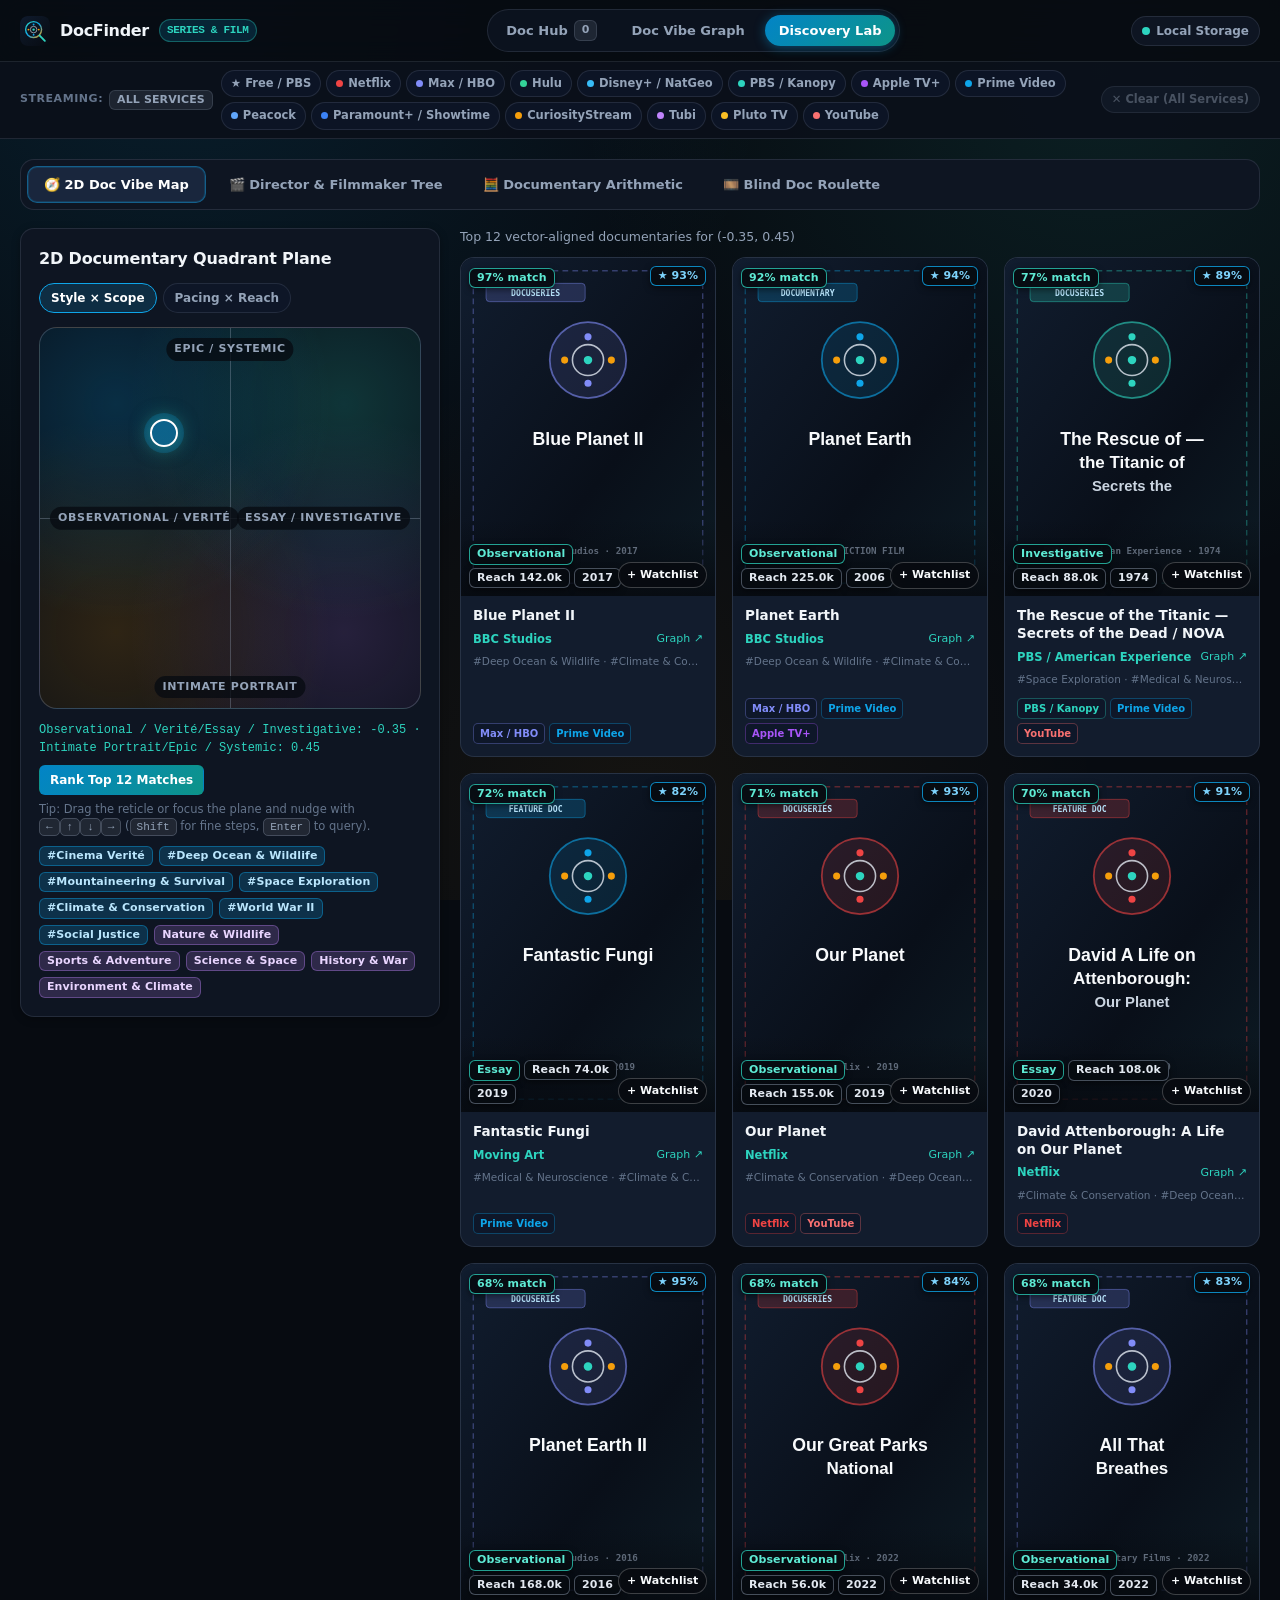
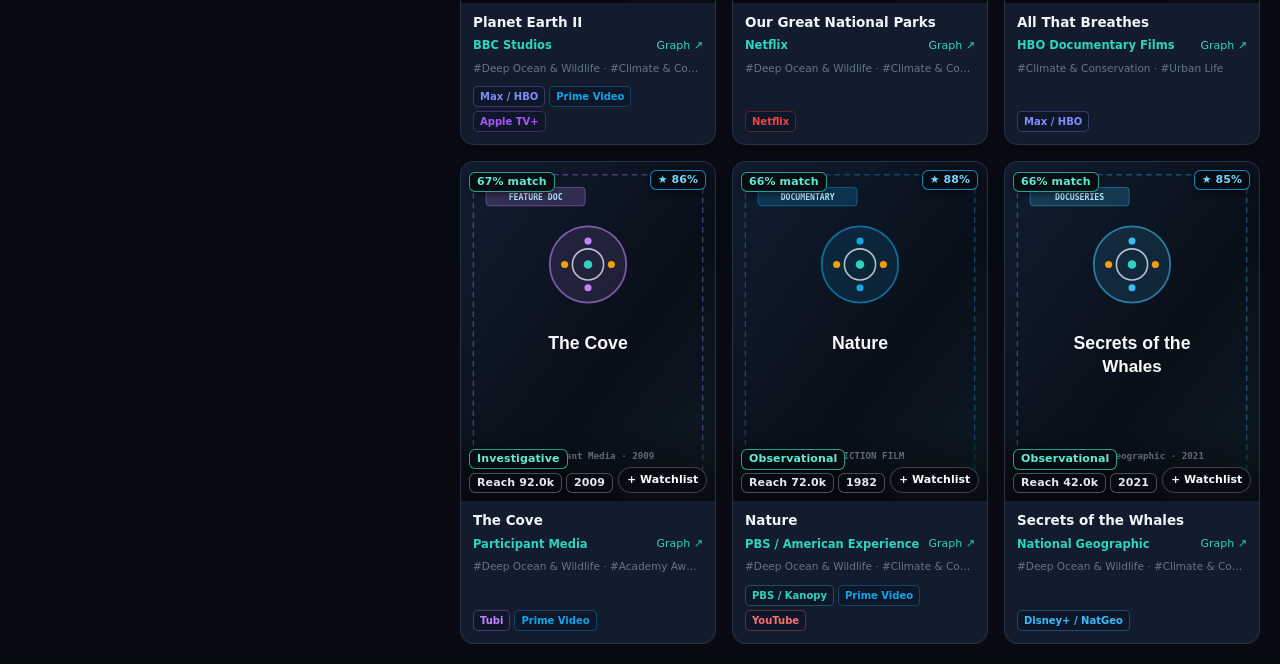
<file: eclectic-lab.html>
<!DOCTYPE html>
<html lang="en">
<head>
  <meta charset="UTF-8">
  <meta name="viewport" content="width=device-width, initial-scale=1.0">
  <meta http-equiv="Content-Security-Policy" content="default-src 'self'; script-src 'self' 'unsafe-inline' 'wasm-unsafe-eval' https://cdn.jsdelivr.net; style-src 'self' 'unsafe-inline'; img-src 'self' https: data: blob:; connect-src 'self' https:; frame-src https://www.youtube-nocookie.com https://www.youtube.com; worker-src 'self' blob:; object-src 'none'; base-uri 'self'; form-action 'self';">
  <meta name="referrer" content="no-referrer-when-downgrade">
  <title>DocFinder — Documentary Discovery Lab</title>
  <meta name="description" content="Experimental documentary discovery tools: 2D Doc Vibe Map, Director & Filmmaker Tree, Documentary Attribute Arithmetic, and Blind Documentary Roulette.">
  <meta name="theme-color" content="#070b11">
  <meta name="mobile-web-app-capable" content="yes">
  <meta name="apple-mobile-web-app-status-bar-style" content="black-translucent">
  <meta name="apple-mobile-web-app-title" content="DocFinder">
  <link rel="icon" href="./icon.svg" type="image/svg+xml">
  <link rel="apple-touch-icon" href="./icon.svg">
  <link rel="manifest" href="./manifest.webmanifest">
  <link rel="stylesheet" href="./styles.css">
</head>
<body>
  <div id="af-nav-host"></div>

  <main class="container">
    <div class="tabs-bar" role="tablist" aria-label="Discovery Lab Modules">
      <button type="button" class="tab-btn active" role="tab" aria-selected="true" data-tab="vibe-map">🧭 2D Doc Vibe Map</button>
      <button type="button" class="tab-btn" role="tab" aria-selected="false" data-tab="auteur">🎬 Director &amp; Filmmaker Tree</button>
      <button type="button" class="tab-btn" role="tab" aria-selected="false" data-tab="arithmetic">🧮 Documentary Arithmetic</button>
      <button type="button" class="tab-btn" role="tab" aria-selected="false" data-tab="roulette">🎞️ Blind Doc Roulette</button>
    </div>

    <!-- MODULE 1: 2D DOC VIBE MAP -->
    <section id="lab-vibe-map" class="tab-panel" role="tabpanel">
      <div class="vibe-map-layout">
        <div class="panel">
          <div class="panel-header">
            <h2 class="panel-title">2D Documentary Quadrant Plane</h2>
            <div class="pills-row">
              <button type="button" class="pill active axis-btn" data-axis="style-scope">Style × Scope</button>
              <button type="button" class="pill axis-btn" data-axis="pacing-reach">Pacing × Reach</button>
            </div>
          </div>

          <div id="quadrantPlane" class="quadrant-plane" tabindex="0" role="application" aria-label="2D Documentary Vibe Map Quadrant Plane. Use arrow keys to nudge coordinates, Shift plus arrows for fine adjustments, and Enter to search.">
            <div class="quadrant-axis-x"></div>
            <div class="quadrant-axis-y"></div>
            <span class="quadrant-label top" id="qLblTop">Epic / Systemic</span>
            <span class="quadrant-label bottom" id="qLblBottom">Intimate Portrait</span>
            <span class="quadrant-label left" id="qLblLeft">Observational / Verité</span>
            <span class="quadrant-label right" id="qLblRight">Essay / Investigative</span>
            <div id="quadrantReticle" class="quadrant-reticle" style="left:50%;top:50%;"></div>
          </div>

          <div style="display:flex;justify-content:space-between;align-items:center;margin-top:12px;gap:8px;flex-wrap:wrap;">
            <div id="vibeCoordsReadout" aria-live="polite" style="font-family:var(--font-mono);font-size:12px;color:var(--cyan);">x: 0.00 · y: 0.00</div>
            <button type="button" class="btn btn-primary btn-sm" id="searchQuadrantBtn">Rank Top 12 Matches</button>
          </div>
          <div style="font-size:11.5px;color:var(--text-dim);margin-top:6px;">
            Tip: Drag the reticle or focus the plane and nudge with <span class="kbd">←</span><span class="kbd">↑</span><span class="kbd">↓</span><span class="kbd">→</span> (<span class="kbd">Shift</span> for fine steps, <span class="kbd">Enter</span> to query).
          </div>
          <div id="quadrantSignals" class="pills-row" style="margin-top:10px;"></div>
        </div>

        <div>
          <div id="vibeMapMeta" style="font-size:12.5px;color:var(--text-muted);margin-bottom:10px;">Move the reticle to rank up to 12 documentary series and films by vector alignment.</div>
          <div id="vibeMapGrid" class="anime-grid"></div>
        </div>
      </div>
    </section>

    <!-- MODULE 2: DIRECTOR & FILMMAKER TREE -->
    <section id="lab-auteur" class="tab-panel" role="tabpanel" hidden>
      <div class="panel" style="margin-bottom:16px;">
        <div class="panel-header">
          <div>
            <h2 class="panel-title">Director, Narrator &amp; Filmmaker Tree</h2>
            <div style="font-size:12px;color:var(--text-muted);">Explore landmark documentary directors, naturalists, and producers across 5 craft buckets.</div>
          </div>
        </div>
        <div style="display:flex;gap:8px;margin-bottom:12px;flex-wrap:wrap;position:relative;">
          <div style="position:relative;flex:1;min-width:220px;">
            <input id="staffSearchInput" type="search" class="input input-full" placeholder="Search any documentarian (e.g. Ken Burns, Werner Herzog, David Attenborough)..." autocomplete="off">
            <div id="staffDropdown" class="search-dropdown" role="listbox"></div>
          </div>
          <button type="button" class="btn btn-primary btn-sm" id="searchStaffBtn">Inspect Filmmaker</button>
        </div>
        <div class="pills-row" id="curatedAuteursBar"></div>
      </div>

      <div id="auteurHeader" class="panel" hidden style="margin-bottom:14px;"></div>
      <div id="auteurBucketsBar" class="pills-row sticky-subbar" style="margin-bottom:14px;"></div>
      <div id="auteurGrid" class="anime-grid"></div>
    </section>

    <!-- MODULE 3: DOCUMENTARY ATTRIBUTE ARITHMETIC -->
    <section id="lab-arithmetic" class="tab-panel" role="tabpanel" hidden>
      <div class="panel" style="margin-bottom:16px;">
        <div class="panel-header">
          <div>
            <h2 class="panel-title">Documentary Attribute Arithmetic (Signed Equations)</h2>
            <div style="font-size:12px;color:var(--text-muted);">
              Combine documentaries, subjects, and tags with <strong>+</strong> / <strong>−</strong> polarity. Click any term's sign to flip it.
            </div>
          </div>
          <div class="meta-row">
            <label style="display:inline-flex;align-items:center;gap:5px;font-size:12px;color:var(--text-muted);cursor:pointer;">
              <input type="checkbox" id="arithEntryPointsOnly" checked> Standalone Only
            </label>
            <button type="button" class="btn btn-sm" id="resetDefaultEqBtn">Preset: Free Solo + Apollo 11 − Crime</button>
            <button type="button" class="btn btn-primary btn-sm" id="solveEquationBtn">= Solve Equation</button>
          </div>
        </div>

        <div id="equationBar" class="equation-bar" aria-label="Active documentary equation"></div>

        <div class="grid-3" style="margin-top:14px;">
          <div style="position:relative;">
            <label for="eqAddAnime" style="font-size:11.5px;color:var(--text-muted);display:block;margin-bottom:4px;">+ Add Documentary Term</label>
            <input id="eqAddAnime" type="search" class="input input-full" placeholder="Search documentary (e.g. Planet Earth, Hoop Dreams)..." autocomplete="off">
            <div id="eqAnimeDropdown" class="search-dropdown"></div>
          </div>
          <div>
            <label for="eqAddGenre" style="font-size:11.5px;color:var(--text-muted);display:block;margin-bottom:4px;">+ / − Add Subject Term</label>
            <div style="display:flex;gap:6px;">
              <select id="eqAddGenre" class="select" style="flex:1;"></select>
              <button type="button" class="btn btn-emerald btn-sm" id="eqAddGenrePlus">+</button>
              <button type="button" class="btn btn-danger btn-sm" id="eqAddGenreMinus">−</button>
            </div>
          </div>
          <div>
            <label for="eqAddTag" style="font-size:11.5px;color:var(--text-muted);display:block;margin-bottom:4px;">+ / − Add Documentary Tag</label>
            <div style="display:flex;gap:6px;">
              <input id="eqAddTag" list="eqTagDatalist" class="input input-full" placeholder="e.g. Archival Footage, Space Exploration...">
              <datalist id="eqTagDatalist"></datalist>
              <button type="button" class="btn btn-emerald btn-sm" id="eqAddTagPlus">+</button>
              <button type="button" class="btn btn-danger btn-sm" id="eqAddTagMinus">−</button>
            </div>
          </div>
        </div>
      </div>

      <div id="synthesizedDna" class="sticky-subbar" style="margin-bottom:14px;font-size:12px;color:var(--text-muted);" hidden></div>
      <div id="arithmeticGrid" class="anime-grid"></div>
    </section>

    <!-- MODULE 4: BLIND DOCUMENTARY ROULETTE -->
    <section id="lab-roulette" class="tab-panel" role="tabpanel" hidden>
      <div class="panel" style="margin-bottom:18px;">
        <div class="panel-header" style="margin-bottom:0;">
          <div>
            <h2 class="panel-title">Blind Documentary Roulette</h2>
            <div style="font-size:12px;color:var(--text-muted);">Title tokens are stripped into <code>[REDACTED]</code> and poster art is sealed until reveal — judge each documentary purely on its real-world premise.</div>
          </div>
          <div class="meta-row">
            <select id="roulettePopSelect" class="select" aria-label="Reach ceiling">
              <option value="65000">Festival Hidden Gems (&lt;65k)</option>
              <option value="120000" selected>Under-Seen Docs (&lt;120k)</option>
              <option value="0">All Documentaries</option>
            </select>
            <select id="rouletteGenreSelect" class="select" aria-label="Optional subject filter">
              <option value="">Any Subject</option>
            </select>
            <button type="button" class="btn btn-primary btn-sm" id="rollRouletteBtn">🎲 Draw Mystery Doc</button>
          </div>
        </div>
      </div>

      <div id="rouletteStage"></div>
    </section>
  </main>

  <script src="./catalog-data.js"></script>
  <script src="./imdb-catalog.js"></script>
  <script src="./pbs-catalog.js"></script>
  <script src="./youtube-catalog.js"></script>
  <script src="./streaming-links.js"></script>
  <script src="./shared-core.js"></script>
  <script>
    (function () {
      'use strict';
      const AF = window.DocFinderCore;
      AF.mountNav('lab');

      let activeTab = 'vibe-map';
      let taxonomy = null;
      const loadedTabs = new Set();

      function switchTab(tabName) {
        activeTab = tabName;
        document.querySelectorAll('.tabs-bar .tab-btn').forEach(btn => {
          const isAct = btn.dataset.tab === tabName;
          btn.classList.toggle('active', isAct);
          btn.setAttribute('aria-selected', String(isAct));
        });
        document.querySelectorAll('.tab-panel').forEach(sec => { sec.hidden = sec.id !== `lab-${tabName}`; });
        const url = new URL(window.location.href);
        url.searchParams.set('tab', tabName);
        history.replaceState(null, '', url.toString());

        if (!loadedTabs.has(tabName)) {
          loadedTabs.add(tabName);
          if (tabName === 'vibe-map') runQuadrantQuery();
          if (tabName === 'auteur') loadAuteur('Ken Burns');
          if (tabName === 'arithmetic') initArithmetic();
          if (tabName === 'roulette') rollRoulette();
        }
      }

      document.querySelectorAll('.tabs-bar .tab-btn').forEach(btn => btn.addEventListener('click', () => switchTab(btn.dataset.tab)));

      function renderLabCard(media, badgeHtml = '') {
        const wl = AF.getState().watchlist[media.id];
        const title = AF.getDisplayTitle(media);
        const leadStudio = media.studios?.nodes?.[0]?.name || '';
        const subTags = AF.getTopSubgenreTags(media, 2);
        const styleLbl = AF.classifyDub(media);
        const platforms = AF.detectPlatforms(media);
        return `
          <article class="anime-card" tabindex="0" data-id="${media.id}">
            <div class="anime-card-cover-wrap">
              <img class="anime-card-cover" src="${AF.escapeHtml(AF.getCover(media))}" alt="${AF.escapeHtml(title)}" loading="lazy">
              <div class="anime-card-overlay-top">
                <div>${badgeHtml} ${wl ? `<span class="badge badge-emerald">${AF.escapeHtml(wl.status)}</span>` : ''}</div>
                ${media.averageScore ? `<span class="badge badge-accent">★ ${media.averageScore}%</span>` : ''}
              </div>
              <div class="anime-card-overlay-bottom">
                <span class="badge badge-cyan">${AF.escapeHtml(styleLbl)}</span>
                <span class="badge badge-muted">Reach ${AF.formatCompactNumber(media.popularity)}</span>
                ${media.seasonYear ? `<span class="badge badge-muted">${media.seasonYear}</span>` : ''}
              </div>
              <button type="button" class="quick-wl-btn ${wl ? 'saved' : ''}" data-quick-wl="${media.id}" title="${wl ? 'Saved in Watchlist' : 'Quick-add to Watchlist'}">${wl ? '✓ Saved' : '+ Watchlist'}</button>
            </div>
            <div class="anime-card-body">
              <h3 class="anime-card-title">${AF.escapeHtml(title)}</h3>
              <div class="anime-card-meta">
                ${leadStudio
                  ? `<a href="./index.html?tab=archives&amp;studio=${encodeURIComponent(leadStudio)}" onclick="event.stopPropagation();" style="color:var(--cyan);font-weight:600;overflow:hidden;text-overflow:ellipsis;white-space:nowrap;">${AF.escapeHtml(leadStudio)}</a>`
                  : `<span>${AF.escapeHtml((media.genres || []).slice(0, 2).join(', ') || 'Documentary')}</span>`}
                <a href="./vibe-graph.html?seed=${media.id}" onclick="event.stopPropagation();" style="font-size:11px;flex-shrink:0;">Graph ↗</a>
              </div>
              ${subTags.length ? `<div style="font-size:10.5px;color:var(--text-dim);white-space:nowrap;overflow:hidden;text-overflow:ellipsis;">${subTags.map(t => '#' + AF.escapeHtml(t)).join(' · ')}</div>` : ''}
              ${platforms.length ? `
                <div class="anime-card-platforms">
                  ${platforms.slice(0, 3).map(p => `<span class="platform-tag" style="color:${p.color};border-color:${p.color}55;">${AF.escapeHtml(p.name)}</span>`).join('')}
                  ${platforms.length > 3 ? `<span class="platform-tag">+${platforms.length - 3}</span>` : ''}
                </div>
              ` : ''}
            </div>
          </article>
        `;
      }

      function wireCards(container, list) {
        const byId = new Map(list.map(m => [m.id, m]));
        container.querySelectorAll('.anime-card').forEach(card => {
          const open = () => AF.openDetailModal(byId.get(Number(card.dataset.id)) || Number(card.dataset.id));
          card.addEventListener('click', (ev) => { if (!ev.target.closest('a,button')) open(); });
          card.addEventListener('keydown', (ev) => { if (ev.key === 'Enter' || ev.key === ' ') { ev.preventDefault(); open(); } });
        });
        container.querySelectorAll('[data-quick-wl]').forEach(btn => {
          btn.addEventListener('click', (ev) => {
            ev.stopPropagation();
            const id = Number(btn.dataset.quickWl), item = byId.get(id);
            if (AF.getState().watchlist[id]) AF.openDetailModal(item || id);
            else if (item) {
              AF.upsertWatchlistItem(item, { status: 'Watchlist' });
              btn.classList.add('saved'); btn.textContent = '✓ Saved';
              AF.toast(`Added "${AF.getDisplayTitle(item)}" to Watchlist!`, 'success', 2000);
            }
          });
        });
        AF.hydrateCardPosters(container, byId);
      }

      // MODULE 1: 2D DOC VIBE MAP
      const AXIS_DEFS = {
        'style-scope': {
          left: 'Observational / Verité', right: 'Essay / Investigative', bottom: 'Intimate Portrait', top: 'Epic / Systemic',
          mapCoords(x, y) {
            const tags = [], genres = [], avoidTags = [], avoidGenres = [];
            if (x <= -0.2) { tags.push('Cinema Verité', 'Deep Ocean & Wildlife', 'Mountaineering & Survival'); genres.push('Nature & Wildlife', 'Sports & Adventure'); }
            if (x >= 0.2) { tags.push('Investigative Journalism', 'Political Exposé', 'Corporate Whistleblower', 'Archival Footage'); genres.push('Society & Politics', 'Investigative & Crime'); }
            if (y <= -0.2) { tags.push('Biographical Portrait', 'Culinary & Travel', 'Music History'); genres.push('Biography & Portrait', 'Food & Culture', 'Music & Arts'); }
            if (y >= 0.2) { tags.push('Space Exploration', 'Climate & Conservation', 'World War II', 'Social Justice'); genres.push('Science & Space', 'History & War', 'Environment & Climate'); }
            if (!tags.length && !genres.length) { tags.push('Archival Footage', 'Cinema Verité'); genres.push('Society & Politics'); }
            return { tags, genres, avoidTags, avoidGenres, maxPopularity: null, minPopularity: null };
          }
        },
        'pacing-reach': {
          left: 'Meditative / Slow-Burn', right: 'High-Stakes / Kinetic', bottom: 'Acclaimed Classic', top: 'Festival Hidden Gem',
          mapCoords(x, y) {
            const tags = [], genres = [], avoidTags = [], avoidGenres = [];
            if (x <= -0.2) { tags.push('Cinema Verité', 'Art & Architecture', 'Culinary & Travel', 'Deep Ocean & Wildlife'); genres.push('Nature & Wildlife', 'Food & Culture', 'Music & Arts'); }
            if (x >= 0.2) { tags.push('Mountaineering & Survival', 'Extreme Sports', 'Corporate Whistleblower', 'Investigative Journalism'); genres.push('Sports & Adventure', 'Investigative & Crime'); }
            if (!tags.length) { tags.push('Archival Footage', 'Biographical Portrait'); genres.push('History & War'); }
            let maxPopularity = null, minPopularity = null;
            if (y >= 0.35) maxPopularity = y >= 0.7 ? 55000 : 88000;
            else if (y <= -0.35) minPopularity = y <= -0.7 ? 120000 : 85000;
            return { tags, genres, avoidTags, avoidGenres, maxPopularity, minPopularity };
          }
        }
      };

      let axisMode = 'style-scope', reticleX = -0.35, reticleY = 0.45, quadrantDebounce = null;

      function updateReticleUI() {
        const def = AXIS_DEFS[axisMode];
        document.getElementById('qLblLeft').textContent = def.left;
        document.getElementById('qLblRight').textContent = def.right;
        document.getElementById('qLblTop').textContent = def.top;
        document.getElementById('qLblBottom').textContent = def.bottom;
        const ret = document.getElementById('quadrantReticle');
        ret.style.left = (((reticleX + 1) / 2) * 100) + '%';
        ret.style.top = (((1 - reticleY) / 2) * 100) + '%';
        document.getElementById('vibeCoordsReadout').textContent = `${def.left}/${def.right}: ${reticleX.toFixed(2)}  ·  ${def.bottom}/${def.top}: ${reticleY.toFixed(2)}`;
        const mapped = def.mapCoords(reticleX, reticleY);
        document.getElementById('quadrantSignals').innerHTML = [
          ...mapped.tags.map(t => `<span class="badge badge-accent">#${AF.escapeHtml(t)}</span>`),
          ...mapped.genres.map(g => `<span class="badge badge-purple">${AF.escapeHtml(g)}</span>`),
          mapped.maxPopularity ? `<span class="badge badge-amber">Reach &lt; ${AF.formatCompactNumber(mapped.maxPopularity)}</span>` : '',
          mapped.minPopularity ? `<span class="badge badge-cyan">Reach &gt; ${AF.formatCompactNumber(mapped.minPopularity)}</span>` : ''
        ].join('');
      }

      async function runQuadrantQuery() {
        const mapped = AXIS_DEFS[axisMode].mapCoords(reticleX, reticleY);
        const grid = document.getElementById('vibeMapGrid'), meta = document.getElementById('vibeMapMeta');
        let pool = AF.CANONICAL_DOC_LIST.filter(m => AF.matchesStreamingFilter(m));
        if (!pool.length) {
          const sf = AF.getStreamingFilterSummary();
          meta.textContent = `0 documentaries matched (${sf})`;
          grid.innerHTML = `<div class="empty-state" style="grid-column:1/-1;">No documentaries available on <strong>${AF.escapeHtml(sf)}</strong>. Click <strong>Clear (All Services)</strong> above.</div>`;
          return;
        }
        if (mapped.maxPopularity) { const sub = pool.filter(m => (m.popularity || 0) <= mapped.maxPopularity); if (sub.length >= 4) pool = sub; }
        if (mapped.minPopularity) { const sub = pool.filter(m => (m.popularity || 0) >= mapped.minPopularity); if (sub.length >= 4) pool = sub; }

        const targetTags = new Set(mapped.tags.map(t => t.toLowerCase()));
        const targetGenres = new Set(mapped.genres.map(g => g.toLowerCase()));
        const rawScored = pool.map(m => {
          let align = 0, hits = 0;
          for (const t of (m.tags || [])) if (targetTags.has(t.name.toLowerCase())) { align += (t.rank || 60) * 1.3; hits++; }
          for (const g of (m.genres || [])) if (targetGenres.has(g.toLowerCase())) { align += 48; hits++; }
          if (hits >= 2) align *= (1 + Math.min(4, hits) * 0.16);
          align += (m.averageScore || 80) * 0.28;
          return { media: m, align };
        }).sort((a, b) => b.align - a.align).slice(0, 12);

        const topAlign = rawScored[0]?.align || 1, minAlign = rawScored[rawScored.length - 1]?.align || 0;
        const span = Math.max(25, topAlign - minAlign);
        const scored = rawScored.map((s, idx) => ({ ...s, pct: Math.min(98, Math.max(64, Math.round(70 + ((s.align - minAlign) / span) * 27 - idx * 0.4))) }));
        meta.textContent = `Top ${scored.length} vector-aligned documentaries for (${reticleX.toFixed(2)}, ${reticleY.toFixed(2)})`;
        grid.innerHTML = scored.map(s => renderLabCard(s.media, `<span class="badge badge-cyan">${s.pct}% match</span>`)).join('');
        wireCards(grid, scored.map(s => s.media));
      }

      const plane = document.getElementById('quadrantPlane');
      let draggingPlane = false;
      function setReticleFromPointer(ev) {
        const rect = plane.getBoundingClientRect();
        reticleX = Math.max(-1, Math.min(1, ((ev.clientX - rect.left) / rect.width) * 2 - 1));
        reticleY = Math.max(-1, Math.min(1, 1 - ((ev.clientY - rect.top) / rect.height) * 2));
        updateReticleUI();
      }
      plane.addEventListener('pointerdown', (ev) => { draggingPlane = true; plane.setPointerCapture(ev.pointerId); setReticleFromPointer(ev); });
      plane.addEventListener('pointermove', (ev) => { if (draggingPlane) setReticleFromPointer(ev); });
      plane.addEventListener('pointerup', () => { if (!draggingPlane) return; draggingPlane = false; runQuadrantQuery(); });
      plane.addEventListener('keydown', (ev) => {
        const step = ev.shiftKey ? 0.05 : 0.15;
        let changed = false;
        if (ev.key === 'ArrowLeft') { reticleX = Math.max(-1, reticleX - step); changed = true; }
        else if (ev.key === 'ArrowRight') { reticleX = Math.min(1, reticleX + step); changed = true; }
        else if (ev.key === 'ArrowUp') { reticleY = Math.min(1, reticleY + step); changed = true; }
        else if (ev.key === 'ArrowDown') { reticleY = Math.max(-1, reticleY - step); changed = true; }
        else if (ev.key === 'Enter' || ev.key === ' ') { ev.preventDefault(); runQuadrantQuery(); return; }
        if (changed) { ev.preventDefault(); updateReticleUI(); if (quadrantDebounce) clearTimeout(quadrantDebounce); quadrantDebounce = setTimeout(runQuadrantQuery, 350); }
      });
      document.querySelectorAll('.axis-btn').forEach(btn => btn.addEventListener('click', () => {
        axisMode = btn.dataset.axis;
        document.querySelectorAll('.axis-btn').forEach(b => b.classList.toggle('active', b === btn));
        updateReticleUI(); runQuadrantQuery();
      }));
      document.getElementById('searchQuadrantBtn').addEventListener('click', runQuadrantQuery);
      updateReticleUI();

      // MODULE 2: DIRECTOR & FILMMAKER TREE
      const CURATED_AUTEURS = [
        'Ken Burns', 'Werner Herzog', 'Errol Morris', 'Alex Gibney', 'David Attenborough',
        'Asif Kapadia', 'Ava DuVernay', 'Laura Poitras', 'Frederick Wiseman', 'Morgan Neville'
      ];
      const CRAFT_BUCKETS = ['All Credits', 'Director', 'Narrator / Host', 'Producer', 'Writer / Composer', 'Other'];
      let currentAuteurCredits = [], activeBucket = 'All Credits';

      function classifyCraftRole(roleStr) {
        const r = String(roleStr || '').toLowerCase();
        if (/(narrator|host|subject)/.test(r)) return 'Narrator / Host';
        if (/(producer|creator)/.test(r)) return 'Producer';
        if (/(writer|author|composer|consultant)/.test(r)) return 'Writer / Composer';
        if (/(director)/.test(r)) return 'Director';
        return 'Other';
      }

      document.getElementById('curatedAuteursBar').innerHTML = CURATED_AUTEURS.map(name => `<button type="button" class="pill auteur-chip" data-name="${AF.escapeHtml(name)}">${AF.escapeHtml(name)}</button>`).join('');
      document.querySelectorAll('.auteur-chip').forEach(btn => btn.addEventListener('click', () => { document.getElementById('staffSearchInput').value = btn.dataset.name; loadAuteur(btn.dataset.name); }));

      const staffInp = document.getElementById('staffSearchInput'), staffDrop = document.getElementById('staffDropdown');
      let staffTimer = null;
      staffInp.addEventListener('input', () => {
        const q = staffInp.value.trim();
        if (staffTimer) clearTimeout(staffTimer);
        if (q.length < 2) { staffDrop.classList.remove('open'); return; }
        staffTimer = setTimeout(async () => {
          const data = await AF.anilistQuery('query { staff(search: $search) }', { search: q });
          const list = data?.Page?.staff || [];
          if (!list.length) { staffDrop.classList.remove('open'); return; }
          staffDrop.innerHTML = list.map(st => `
            <div class="search-item" data-name="${AF.escapeHtml(st.name.full)}">
              <div><div style="font-weight:700;font-size:13px;">${AF.escapeHtml(st.name.full)}</div><div style="font-size:11px;color:var(--text-muted);">${AF.escapeHtml((st.primaryOccupations || []).join(' · '))}</div></div>
            </div>
          `).join('');
          staffDrop.classList.add('open');
          staffDrop.querySelectorAll('.search-item').forEach(row => row.addEventListener('click', () => {
            staffInp.value = row.dataset.name; staffDrop.classList.remove('open'); loadAuteur(row.dataset.name);
          }));
        }, 220);
      });
      document.addEventListener('click', (ev) => { if (!ev.target.closest('#staffSearchInput') && !ev.target.closest('#staffDropdown')) staffDrop.classList.remove('open'); });
      document.getElementById('searchStaffBtn').addEventListener('click', () => { staffDrop.classList.remove('open'); const q = staffInp.value.trim(); if (q) loadAuteur(q); });
      staffInp.addEventListener('keydown', (ev) => { if (ev.key === 'Enter') { staffDrop.classList.remove('open'); const q = ev.target.value.trim(); if (q) loadAuteur(q); } });

      async function loadAuteur(name) {
        const header = document.getElementById('auteurHeader'), bucketsBar = document.getElementById('auteurBucketsBar'), grid = document.getElementById('auteurGrid');
        header.hidden = true; bucketsBar.innerHTML = '';
        const data = await AF.anilistQuery('query { staff(search: $search) }', { search: name });
        const staff = data?.Page?.staff?.[0];
        if (!staff) { grid.innerHTML = `<div class="empty-state" style="grid-column:1/-1;">Filmmaker "${AF.escapeHtml(name)}" not found. Try picking one of the curated documentarians above.</div>`; return; }

        const creditMap = new Map();
        for (const e of [...(staff.p1?.edges || []), ...(staff.p2?.edges || [])]) {
          const m = e?.node; if (!m) continue;
          const role = e.staffRole || 'Director', bucket = classifyCraftRole(role);
          if (!creditMap.has(m.id)) creditMap.set(m.id, { media: m, roles: [role], buckets: new Set([bucket]), rolesByBucket: { [bucket]: [role] } });
          else {
            const rec = creditMap.get(m.id);
            if (!rec.roles.includes(role)) rec.roles.push(role);
            rec.buckets.add(bucket);
            if (!rec.rolesByBucket[bucket]) rec.rolesByBucket[bucket] = [];
            if (!rec.rolesByBucket[bucket].includes(role)) rec.rolesByBucket[bucket].push(role);
          }
        }
        currentAuteurCredits = Array.from(creditMap.values());
        activeBucket = 'All Credits';
        header.hidden = false;
        header.innerHTML = `
          <div style="display:flex;gap:14px;align-items:center;flex-wrap:wrap;">
            ${staff.image?.large ? `<img src="${AF.escapeHtml(staff.image.large)}" alt="${AF.escapeHtml(staff.name.full)}" style="width:68px;height:68px;object-fit:cover;border-radius:50%;border:2px solid var(--accent);">` : ''}
            <div style="flex:1;min-width:220px;">
              <h3 style="margin:0;font-size:17px;">${AF.escapeHtml(staff.name.full)}</h3>
              <div style="font-size:12px;color:var(--cyan);margin-top:2px;">${AF.escapeHtml((staff.primaryOccupations || []).join(' · '))}</div>
              <p style="margin:6px 0 0;font-size:12.5px;color:var(--text-muted);">${AF.escapeHtml(AF.stripHtml(staff.description))}</p>
            </div>
            <span class="badge badge-accent">${currentAuteurCredits.length} Indexed Documentaries</span>
          </div>
        `;
        renderAuteurCredits();
      }

      function renderAuteurCredits() {
        const bucketsBar = document.getElementById('auteurBucketsBar'), grid = document.getElementById('auteurGrid');
        const streamFiltered = currentAuteurCredits.filter(c => AF.matchesStreamingFilter(c.media));
        const counts = {}; CRAFT_BUCKETS.forEach(b => { counts[b] = 0; });
        counts['All Credits'] = streamFiltered.length;
        streamFiltered.forEach(c => c.buckets.forEach(b => { counts[b] = (counts[b] || 0) + 1; }));

        bucketsBar.innerHTML = CRAFT_BUCKETS.map(b => `<button type="button" class="pill ${activeBucket === b ? 'active' : ''}" data-bucket="${AF.escapeHtml(b)}">${AF.escapeHtml(b)} <span class="badge badge-muted">${counts[b] || 0}</span></button>`).join('');
        bucketsBar.querySelectorAll('.pill').forEach(btn => btn.addEventListener('click', () => { activeBucket = btn.dataset.bucket; renderAuteurCredits(); }));

        const filtered = activeBucket === 'All Credits' ? streamFiltered : streamFiltered.filter(c => c.buckets.has(activeBucket));
        const pickRole = (c) => (activeBucket !== 'All Credits' && c.rolesByBucket?.[activeBucket]?.length) ? c.rolesByBucket[activeBucket][0] : c.roles[0];
        grid.innerHTML = filtered.length
          ? filtered.map(c => renderLabCard(c.media, `<span class="badge badge-purple">${AF.escapeHtml(pickRole(c))}</span>`)).join('')
          : `<div class="empty-state" style="grid-column:1/-1;">No documentaries in the "${AF.escapeHtml(activeBucket)}" bucket.</div>`;
        wireCards(grid, filtered.map(c => c.media));
      }

      // MODULE 3: DOCUMENTARY ATTRIBUTE ARITHMETIC
      let eqTerms = [], arithmeticInitialized = false;

      async function ensureTaxonomyLoaded() {
        if (taxonomy) return taxonomy;
        taxonomy = await AF.getTaxonomy();
        document.getElementById('eqAddGenre').innerHTML = taxonomy.genres.map(g => `<option value="${AF.escapeHtml(g)}">${AF.escapeHtml(g)}</option>`).join('');
        document.getElementById('rouletteGenreSelect').innerHTML = `<option value="">Any Subject</option>` + taxonomy.genres.map(g => `<option value="${AF.escapeHtml(g)}">${AF.escapeHtml(g)}</option>`).join('');
        document.getElementById('eqTagDatalist').innerHTML = taxonomy.tags.map(t => `<option value="${AF.escapeHtml(t.name)}"></option>`).join('');
        return taxonomy;
      }

      function renderEquationBar() {
        const bar = document.getElementById('equationBar');
        if (!eqTerms.length) { bar.innerHTML = `<span style="color:var(--text-dim);font-size:13px;">Add documentaries, subjects, or tags below to build a signed equation...</span>`; return; }
        bar.innerHTML = eqTerms.map((t, idx) => `
          <div class="eq-term ${t.sign > 0 ? 'plus' : 'minus'}">
            <button type="button" class="eq-sign-btn" data-idx="${idx}" title="Click to flip + / − polarity">${t.sign > 0 ? '+' : '−'}</button>
            <span>${AF.escapeHtml(t.label)}</span>
            <span style="font-size:10px;opacity:0.75;text-transform:uppercase;">${t.type === 'anime' ? 'doc' : t.type}</span>
            <button type="button" class="eq-remove-btn" data-idx="${idx}" aria-label="Remove ${AF.escapeHtml(t.label)}">✕</button>
          </div>
        `).join('');
        bar.querySelectorAll('.eq-sign-btn').forEach(btn => btn.addEventListener('click', () => { eqTerms[Number(btn.dataset.idx)].sign *= -1; renderEquationBar(); solveEquation(); }));
        bar.querySelectorAll('.eq-remove-btn').forEach(btn => btn.addEventListener('click', () => { eqTerms.splice(Number(btn.dataset.idx), 1); renderEquationBar(); solveEquation(); }));
      }

      function synthesizeDna() {
        const posTags = new Map(), negTags = new Set(), posGenres = new Map(), negGenres = new Set(), seedIds = new Set();
        for (const term of eqTerms) {
          if (term.type === 'anime' && term.anime) {
            seedIds.add(term.anime.id);
            for (const g of (term.anime.genres || [])) { if (term.sign > 0) posGenres.set(g, (posGenres.get(g) || 0) + 1); else negGenres.add(g); }
            for (const t of (term.anime.tags || []).slice(0, 8)) { if (term.sign > 0) posTags.set(t.name, (posTags.get(t.name) || 0) + (t.rank || 70)); else negTags.add(t.name); }
          } else if (term.type === 'genre') {
            if (term.sign > 0) posGenres.set(term.label, (posGenres.get(term.label) || 0) + 2); else negGenres.add(term.label);
          } else if (term.type === 'tag') {
            if (term.sign > 0) posTags.set(term.label, (posTags.get(term.label) || 0) + 120); else negTags.add(term.label);
          }
        }
        negGenres.forEach(g => posGenres.delete(g)); negTags.forEach(t => posTags.delete(t));
        return {
          posTags: Array.from(posTags.entries()).sort((a, b) => b[1] - a[1]).slice(0, 6).map(([k]) => k),
          posGenres: Array.from(posGenres.entries()).sort((a, b) => b[1] - a[1]).slice(0, 4).map(([k]) => k),
          negTags: Array.from(negTags).slice(0, 6), negGenres: Array.from(negGenres).slice(0, 6), seedIds
        };
      }

      async function solveEquation() {
        const dnaBox = document.getElementById('synthesizedDna'), grid = document.getElementById('arithmeticGrid');
        if (!eqTerms.length) { dnaBox.innerHTML = ''; dnaBox.hidden = true; grid.innerHTML = `<div class="empty-state" style="grid-column:1/-1;">Add at least one positive documentary or tag term to solve.</div>`; return; }
        const dna = synthesizeDna();
        dnaBox.hidden = false;
        dnaBox.innerHTML = `
          <div class="meta-row">
            <strong style="color:var(--text);">Synthesized Documentary DNA:</strong>
            ${dna.posGenres.map(g => `<span class="badge badge-emerald">+ ${AF.escapeHtml(g)}</span>`).join('')}
            ${dna.posTags.map(t => `<span class="badge badge-cyan">+ #${AF.escapeHtml(t)}</span>`).join('')}
            ${dna.negGenres.map(g => `<span class="badge badge-rose">− ${AF.escapeHtml(g)}</span>`).join('')}
            ${dna.negTags.map(t => `<span class="badge badge-rose">− #${AF.escapeHtml(t)}</span>`).join('')}
          </div>
        `;
        const posT = new Set(dna.posTags.map(x => x.toLowerCase())), posG = new Set(dna.posGenres.map(x => x.toLowerCase()));
        const negT = new Set(dna.negTags.map(x => x.toLowerCase())), negG = new Set(dna.negGenres.map(x => x.toLowerCase()));
        const entryOnly = document.getElementById('arithEntryPointsOnly')?.checked;
        const pool = AF.CANONICAL_DOC_LIST.filter(m => {
          if (!AF.matchesStreamingFilter(m) || dna.seedIds.has(m.id)) return false;
          if (entryOnly && AF.isSequelOrRecap(m)) return false;
          if ((m.genres || []).some(g => negG.has(g.toLowerCase()))) return false;
          if ((m.tags || []).some(t => negT.has(t.name.toLowerCase()))) return false;
          return true;
        });
        const ranked = pool.map(m => {
          let score = 0, hitCount = 0;
          for (const t of (m.tags || [])) { const tl = t.name.toLowerCase(); if (posT.has(tl)) { score += (t.rank || 70) * 1.25; hitCount++; } if (negT.has(tl)) score -= (t.rank || 70) * 1.8; }
          for (const g of (m.genres || [])) { const gl = g.toLowerCase(); if (posG.has(gl)) { score += 45; hitCount++; } if (negG.has(gl)) score -= 90; }
          if (hitCount >= 3) score *= 1.18;
          score += (m.averageScore || 80) * 0.4;
          return { media: m, score };
        }).sort((a, b) => b.score - a.score).slice(0, 18);

        grid.innerHTML = ranked.length
          ? ranked.map((r, i) => renderLabCard(r.media, `<span class="badge badge-emerald">#${i + 1} Fit</span>`)).join('')
          : `<div class="empty-state" style="grid-column:1/-1;">No documentaries satisfied all exclusion constraints.</div>`;
        wireCards(grid, ranked.map(r => r.media));
      }

      async function loadDefaultPresetEquation() {
        const [solo, apollo] = await Promise.all([AF.fetchAnimeById(101), AF.fetchAnimeById(102)]);
        eqTerms = [];
        if (solo) eqTerms.push({ type: 'anime', label: AF.getDisplayTitle(solo), sign: 1, anime: solo });
        if (apollo) eqTerms.push({ type: 'anime', label: AF.getDisplayTitle(apollo), sign: 1, anime: apollo });
        eqTerms.push({ type: 'genre', label: 'Investigative & Crime', sign: -1 });
        renderEquationBar();
        solveEquation();
      }

      async function initArithmetic(seedIdOverride = null) {
        await ensureTaxonomyLoaded();
        if (arithmeticInitialized && !seedIdOverride) return;
        arithmeticInitialized = true;
        const seedId = seedIdOverride || Number(new URLSearchParams(window.location.search).get('seed'));
        if (seedId) {
          const seeded = await AF.fetchAnimeById(seedId);
          if (seeded) { eqTerms = [{ type: 'anime', label: AF.getDisplayTitle(seeded), sign: 1, anime: seeded }]; renderEquationBar(); solveEquation(); return; }
        }
        await loadDefaultPresetEquation();
      }

      const eqAnimeInp = document.getElementById('eqAddAnime'), eqAnimeDrop = document.getElementById('eqAnimeDropdown');
      let eqSearchTimer = null;
      eqAnimeInp.addEventListener('input', () => {
        const q = eqAnimeInp.value.trim();
        if (eqSearchTimer) clearTimeout(eqSearchTimer);
        if (q.length < 2) { eqAnimeDrop.classList.remove('open'); return; }
        eqSearchTimer = setTimeout(async () => {
          const hits = await AF.searchAnimeQuick(q, 6);
          if (!hits.length) { eqAnimeDrop.classList.remove('open'); return; }
          eqAnimeDrop.innerHTML = hits.map(m => `
            <div class="search-item" data-id="${m.id}">
              <img src="${AF.escapeHtml(AF.getCover(m))}" alt="">
              <div><div style="font-weight:700;font-size:13px;">${AF.escapeHtml(AF.getDisplayTitle(m))}</div><div style="font-size:11px;color:var(--text-muted);">${m.seasonYear || ''} · ${(m.genres || []).slice(0, 2).join(', ')}</div></div>
            </div>
          `).join('');
          eqAnimeDrop.classList.add('open');
          eqAnimeDrop.querySelectorAll('.search-item').forEach((row, idx) => row.addEventListener('click', () => {
            eqTerms.push({ type: 'anime', label: AF.getDisplayTitle(hits[idx]), sign: 1, anime: hits[idx] });
            eqAnimeInp.value = ''; eqAnimeDrop.classList.remove('open'); renderEquationBar(); solveEquation();
          }));
        }, 250);
      });

      document.getElementById('eqAddGenrePlus').addEventListener('click', () => { const g = document.getElementById('eqAddGenre').value; if (g) { eqTerms.push({ type: 'genre', label: g, sign: 1 }); renderEquationBar(); solveEquation(); } });
      document.getElementById('eqAddGenreMinus').addEventListener('click', () => { const g = document.getElementById('eqAddGenre').value; if (g) { eqTerms.push({ type: 'genre', label: g, sign: -1 }); renderEquationBar(); solveEquation(); } });
      function canonicalizeTag(input) {
        if (!taxonomy?.tags?.length) return input.trim();
        const low = input.trim().toLowerCase();
        return taxonomy.tags.find(t => t.name.toLowerCase() === low)?.name || taxonomy.tags.find(t => t.name.toLowerCase().includes(low))?.name || null;
      }
      document.getElementById('eqAddTagPlus').addEventListener('click', () => { const raw = document.getElementById('eqAddTag').value.trim(), t = canonicalizeTag(raw); if (!t) return AF.toast(`"${raw}" is not a canonical tag.`, 'warn'); eqTerms.push({ type: 'tag', label: t, sign: 1 }); document.getElementById('eqAddTag').value = ''; renderEquationBar(); solveEquation(); });
      document.getElementById('eqAddTagMinus').addEventListener('click', () => { const raw = document.getElementById('eqAddTag').value.trim(), t = canonicalizeTag(raw); if (!t) return AF.toast(`"${raw}" is not a canonical tag.`, 'warn'); eqTerms.push({ type: 'tag', label: t, sign: -1 }); document.getElementById('eqAddTag').value = ''; renderEquationBar(); solveEquation(); });
      document.getElementById('resetDefaultEqBtn').addEventListener('click', loadDefaultPresetEquation);
      document.getElementById('solveEquationBtn').addEventListener('click', solveEquation);
      document.getElementById('arithEntryPointsOnly').addEventListener('change', solveEquation);
      document.addEventListener('click', (ev) => { if (!ev.target.closest('#eqAddAnime') && !ev.target.closest('#eqAnimeDropdown')) eqAnimeDrop.classList.remove('open'); });

      // MODULE 4: BLIND DOCUMENTARY ROULETTE
      let roulettePool = [], currentRoulette = null, rouletteRevealed = false, rouletteHints = { era: false, studio: false, source: false, staff: false };

      function redactSynopsis(media) {
        let text = AF.stripHtml(media.description || '');
        if (!text) return 'No synopsis available.';
        const title = AF.getDisplayTitle(media), tokens = new Set([title]);
        const ignore = new Set(['the','and','for','with','from','into','that','this','season','part','story','world','life','planet','earth','documentary','film','series']);
        title.split(/[^a-zA-Z0-9]+/).forEach(w => { if (w.length >= 4 && !ignore.has(w.toLowerCase())) tokens.add(w); });
        let safe = AF.escapeHtml(text);
        for (const tok of Array.from(tokens).sort((a, b) => b.length - a.length)) {
          const esc = AF.escapeHtml(tok).replace(/[.*+?^${}()|[\]\\]/g, '\\$&');
          safe = safe.replace(new RegExp(`(?<![a-zA-Z0-9])${esc}(?![a-zA-Z0-9])`, 'gi'), '<span class="redacted-token">[REDACTED]</span>');
        }
        return safe;
      }

      async function rollRoulette(refetch = false) {
        await ensureTaxonomyLoaded();
        const stage = document.getElementById('rouletteStage');
        const popMax = Number(document.getElementById('roulettePopSelect').value) || 0;
        const genre = document.getElementById('rouletteGenreSelect').value;
        if (refetch || !roulettePool.length) {
          let pool = AF.CANONICAL_DOC_LIST.filter(m => AF.matchesStreamingFilter(m));
          if (!pool.length) { stage.innerHTML = `<div class="empty-state">No documentaries available on <strong>${AF.escapeHtml(AF.getStreamingFilterSummary())}</strong>.</div>`; return; }
          if (popMax) { const sub = pool.filter(m => (m.popularity || 0) <= popMax); if (sub.length >= 4) pool = sub; }
          if (genre) { const sub = pool.filter(m => (m.genres || []).includes(genre)); if (sub.length >= 2) pool = sub; }
          roulettePool = pool;
        }
        if (!roulettePool.length) { stage.innerHTML = `<div class="empty-state">No documentaries matched those filters.</div>`; return; }
        currentRoulette = roulettePool.splice(Math.floor(Math.random() * roulettePool.length), 1)[0];
        rouletteRevealed = false;
        rouletteHints = { era: false, studio: false, source: false, staff: false };
        renderRouletteCard();
      }

      function renderRouletteCard() {
        const stage = document.getElementById('rouletteStage'), m = currentRoulette;
        if (!m) return;
        const wl = AF.getState().watchlist[m.id];

        if (!rouletteRevealed) {
          const studioName = (m.studios?.nodes || []).map(s => s.name).join(', ') || 'Independent';
          const sourceLbl = AF.formatSourceLabel(m.source);
          const staffList = AF.getKeyStaff(m).map(s => `${s.role}: ${s.name}`).join(' · ') || 'No lead director listed';
          const fmtLbl = m.format === 'FEATURE_DOC' ? 'Feature Film' : m.format === 'MINI_SERIES' ? 'Limited Series' : 'Docuseries';
          const eraFmt = `${m.seasonYear || 'Unknown Year'} · ${fmtLbl}${m.episodes ? ' · ' + (m.episodes === 1 ? 'Film' : m.episodes + ' eps') : ''}`;

          stage.innerHTML = `
            <div class="roulette-card">
              <div class="meta-row" style="justify-content:space-between;margin-bottom:14px;">
                <span class="badge badge-cyan">BLIND DOCUMENTARY · TITLE &amp; ARTWORK SEALED</span>
                <div class="meta-row">
                  <span class="badge badge-accent">${AF.escapeHtml(AF.classifyDub(m))}</span>
                  ${(m.genres || []).slice(0, 3).map(g => `<span class="badge badge-purple">${AF.escapeHtml(g)}</span>`).join('')}
                </div>
              </div>
              <p style="font-size:15px;line-height:1.7;color:#e2e8f0;margin:0 0 16px;white-space:pre-line;">${redactSynopsis(m)}</p>
              <div style="margin-bottom:18px;padding:12px;border-radius:10px;background:rgba(7,11,17,0.6);border:1px solid var(--border);">
                <div style="font-size:11px;font-weight:700;color:var(--text-dim);text-transform:uppercase;margin-bottom:8px;">Reveal Partial Hints (Click to Peek)</div>
                <div class="pills-row">
                  <button type="button" class="pill ${rouletteHints.era ? 'active' : ''}" data-hint="era">${rouletteHints.era ? '📅 ' + AF.escapeHtml(eraFmt) : '📅 Reveal Era &amp; Format'}</button>
                  <button type="button" class="pill ${rouletteHints.studio ? 'active' : ''}" data-hint="studio">${rouletteHints.studio ? '🎬 ' + AF.escapeHtml(studioName) : '🎬 Reveal Network / Studio'}</button>
                  <button type="button" class="pill ${rouletteHints.source ? 'active' : ''}" data-hint="source">${rouletteHints.source ? '🎞️ Style: ' + AF.escapeHtml(sourceLbl) : '🎞️ Reveal Approach'}</button>
                  <button type="button" class="pill ${rouletteHints.staff ? 'active' : ''}" data-hint="staff">${rouletteHints.staff ? '🎥 ' + AF.escapeHtml(staffList) : '🎥 Reveal Director / Host'}</button>
                </div>
              </div>
              <div class="meta-row">
                <button type="button" class="btn btn-emerald" id="blindSaveBtn">${wl ? '✓ Saved Blindly (' + AF.escapeHtml(wl.status) + ')' : '★ Blind Save to Watchlist'}</button>
                <button type="button" class="btn btn-primary" id="revealRouletteBtn">👁 Reveal Documentary &amp; Poster</button>
                <button type="button" class="btn" id="skipRouletteBtn" style="margin-left:auto;">🎲 Next Mystery Doc</button>
              </div>
            </div>
          `;
          stage.querySelectorAll('[data-hint]').forEach(btn => btn.addEventListener('click', () => { rouletteHints[btn.dataset.hint] = !rouletteHints[btn.dataset.hint]; renderRouletteCard(); }));
        } else {
          const title = AF.getDisplayTitle(m);
          stage.innerHTML = `
            <div class="roulette-card">
              <div class="detail-hero">
                <img class="detail-cover" src="${AF.escapeHtml(AF.getCover(m))}" alt="${AF.escapeHtml(title)}">
                <div style="display:flex;flex-direction:column;gap:10px;">
                  <div class="meta-row">
                    <span class="badge badge-emerald">REVEALED</span>
                    <span class="badge badge-cyan">${AF.escapeHtml(AF.classifyDub(m))}</span>
                    ${m.averageScore ? `<span class="badge badge-accent">★ ${m.averageScore}%</span>` : ''}
                    <span class="badge badge-muted">Reach ${AF.formatCompactNumber(m.popularity)}</span>
                    ${m.seasonYear ? `<span class="badge badge-muted">${m.seasonYear}</span>` : ''}
                  </div>
                  <h3 style="margin:0;font-size:20px;">${AF.escapeHtml(title)}</h3>
                  <div style="font-size:12.5px;color:var(--text-muted);">${AF.escapeHtml((m.studios?.nodes || []).map(s => s.name).join(', ') || 'Independent')} · ${AF.escapeHtml((m.genres || []).join(', '))}</div>
                  <p style="margin:0;font-size:13.5px;color:#cbd5e1;white-space:pre-line;max-height:195px;overflow-y:auto;padding-bottom:10px;line-height:1.55;">${AF.escapeHtml(AF.stripHtml(m.description || '').trim())}</p>
                  <div class="meta-row" style="margin-top:auto;">
                    <button type="button" class="btn btn-emerald btn-sm" id="blindSaveBtn">${wl ? '✓ In Watchlist (' + AF.escapeHtml(wl.status) + ')' : '+ Save to Watchlist'}</button>
                    <button type="button" class="btn btn-sm" id="rouletteDetailsBtn">Full Details</button>
                    <a class="btn btn-cyan btn-sm" href="./vibe-graph.html?seed=${m.id}">Vibe Graph ↗</a>
                    <button type="button" class="btn btn-primary btn-sm" id="skipRouletteBtn" style="margin-left:auto;">🎲 Draw Another</button>
                  </div>
                </div>
              </div>
            </div>
          `;
          stage.querySelector('#rouletteDetailsBtn').addEventListener('click', () => AF.openDetailModal(m));
        }

        stage.querySelector('#blindSaveBtn').addEventListener('click', () => {
          AF.upsertWatchlistItem(m, { status: 'Watchlist', notes: wl?.notes || '[Discovered via Blind Documentary Roulette]' });
          AF.toast(rouletteRevealed ? `Saved "${AF.getDisplayTitle(m)}" to Watchlist!` : 'Saved mystery documentary blindly to Watchlist!', 'success');
          renderRouletteCard();
        });
        stage.querySelector('#revealRouletteBtn')?.addEventListener('click', () => { rouletteRevealed = true; renderRouletteCard(); });
        stage.querySelector('#skipRouletteBtn').addEventListener('click', () => rollRoulette(false));
      }

      document.getElementById('rollRouletteBtn').addEventListener('click', () => rollRoulette(true));
      document.getElementById('roulettePopSelect').addEventListener('change', () => rollRoulette(true));
      document.getElementById('rouletteGenreSelect').addEventListener('change', () => rollRoulette(true));

      AF.onStateChange(() => { if (activeTab === 'roulette' && currentRoulette) renderRouletteCard(); });
      AF.onStreamingFilterChange(() => {
        if (activeTab === 'vibe-map') runQuadrantQuery();
        else if (activeTab === 'auteur') renderAuteurCredits();
        else if (activeTab === 'arithmetic') solveEquation();
        else if (activeTab === 'roulette') rollRoulette(true);
      });

      const params = new URLSearchParams(window.location.search);
      const deepStaff = params.get('staff');
      const initialTab = deepStaff ? 'auteur' : (['vibe-map', 'auteur', 'arithmetic', 'roulette'].includes(params.get('tab')) ? params.get('tab') : 'vibe-map');
      if (deepStaff) {
        loadedTabs.add('auteur'); switchTab('auteur');
        document.getElementById('staffSearchInput').value = deepStaff;
        loadAuteur(deepStaff);
      } else {
        switchTab(initialTab);
      }
    })();
  </script>
</body>
</html>
</file>
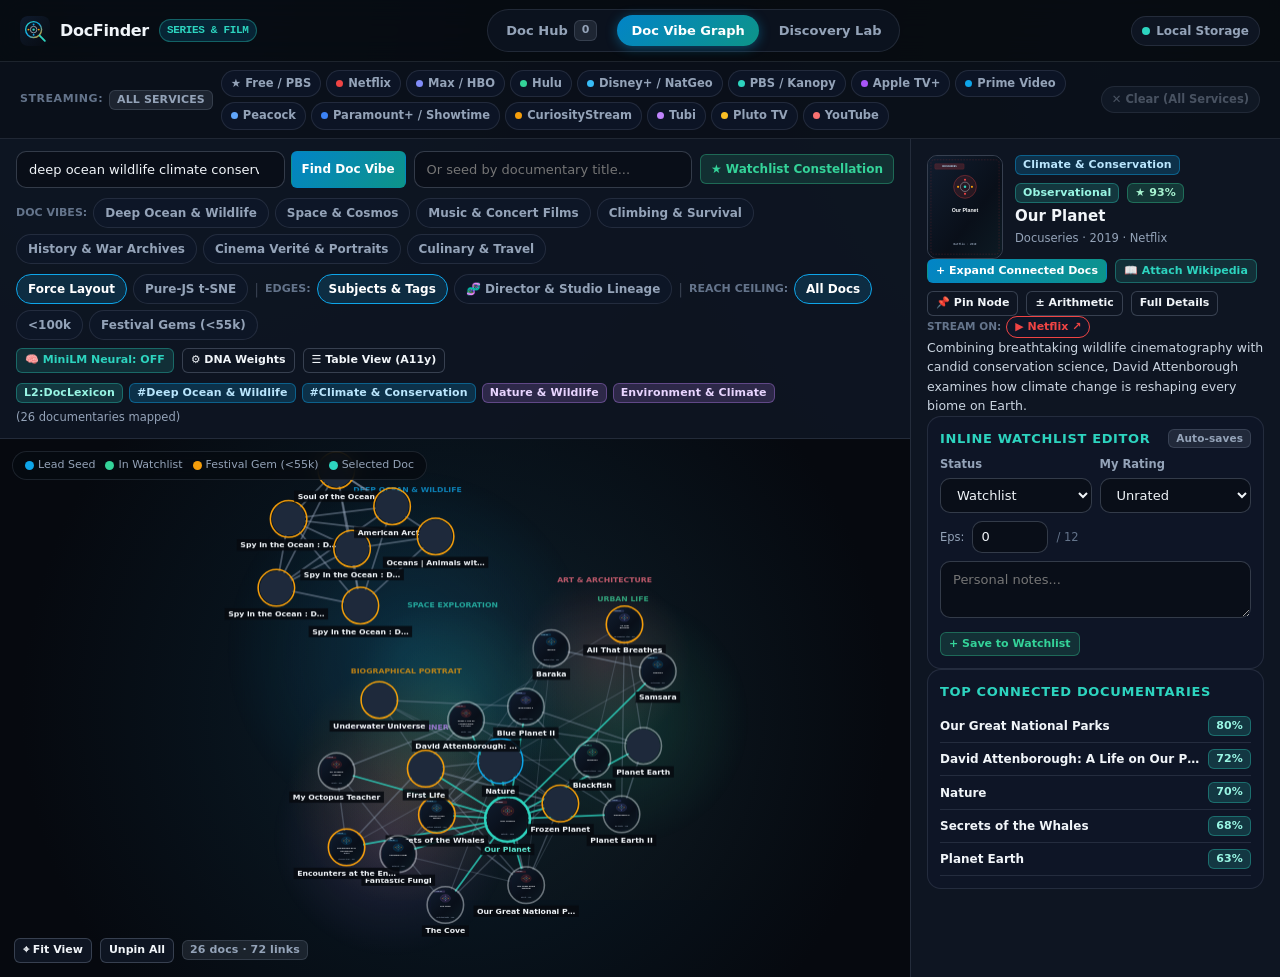
<file: vibe-graph.html>
<!DOCTYPE html>
<html lang="en">
<head>
  <meta charset="UTF-8">
  <meta name="viewport" content="width=device-width, initial-scale=1.0">
  <meta http-equiv="Content-Security-Policy" content="default-src 'self'; script-src 'self' 'unsafe-inline' 'wasm-unsafe-eval' https://cdn.jsdelivr.net; style-src 'self' 'unsafe-inline'; img-src 'self' https: data: blob:; connect-src 'self' https:; frame-src https://www.youtube-nocookie.com https://www.youtube.com; worker-src 'self' blob:; object-src 'none'; base-uri 'self'; form-action 'self';">
  <meta name="referrer" content="no-referrer-when-downgrade">
  <title>DocFinder — Documentary Vibe Graph</title>
  <meta name="description" content="Seedless 3-layer Documentary Taxonomy Vibe Search, Force & Pure-JS t-SNE Similarity Graph, 5-slider DNA weights, and optional in-browser MiniLM neural embeddings.">
  <meta name="theme-color" content="#070b11">
  <meta name="mobile-web-app-capable" content="yes">
  <meta name="apple-mobile-web-app-status-bar-style" content="black-translucent">
  <meta name="apple-mobile-web-app-title" content="DocFinder">
  <link rel="icon" href="./icon.svg" type="image/svg+xml">
  <link rel="apple-touch-icon" href="./icon.svg">
  <link rel="manifest" href="./manifest.webmanifest">
  <link rel="stylesheet" href="./styles.css">
</head>
<body>
  <div id="af-nav-host"></div>

  <div class="graph-workspace">
    <div class="graph-main">
      <div class="graph-toolbar">
        <div style="display:flex;gap:8px;flex-wrap:wrap;align-items:center;">
          <div style="display:flex;gap:6px;flex:1.4;min-width:240px;">
            <input id="vibePromptInput" type="search" class="input input-full" placeholder="Describe a documentary vibe (e.g. 'deep ocean wildlife', 'space exploration archival', 'cinema verite music')..." aria-label="Find Documentary Vibe prompt">
            <button type="button" class="btn btn-primary btn-sm" id="runVibeBtn">Find Doc Vibe</button>
          </div>
          <div style="position:relative;flex:1;min-width:200px;">
            <input id="seedSearchInput" type="search" class="input input-full" placeholder="Or seed by documentary title..." autocomplete="off" aria-label="Seed graph by documentary">
            <div id="seedDropdown" class="search-dropdown" role="listbox"></div>
          </div>
          <button type="button" class="btn btn-emerald btn-sm" id="seedWatchlistBtn">★ Watchlist Constellation</button>
        </div>

        <div class="pills-row" id="vibePresetsBar">
          <span style="font-size:11px;color:var(--text-dim);font-weight:700;">DOC VIBES:</span>
          <button type="button" class="pill vibe-chip" data-vibe="deep ocean wildlife climate conservation">Deep Ocean &amp; Wildlife</button>
          <button type="button" class="pill vibe-chip" data-vibe="space exploration archival nasa cosmos">Space &amp; Cosmos</button>
          <button type="button" class="pill vibe-chip" data-vibe="music history concert film archival">Music &amp; Concert Films</button>
          <button type="button" class="pill vibe-chip" data-vibe="mountaineering survival extreme sports">Climbing &amp; Survival</button>
          <button type="button" class="pill vibe-chip" data-vibe="archival history world war cold war">History &amp; War Archives</button>
          <button type="button" class="pill vibe-chip" data-vibe="cinema verite urban life portrait">Cinema Verité &amp; Portraits</button>
          <button type="button" class="pill vibe-chip" data-vibe="culinary travel food chef">Culinary &amp; Travel</button>
        </div>

        <div style="display:flex;gap:8px;flex-wrap:wrap;align-items:center;justify-content:space-between;">
          <div class="pills-row">
            <button type="button" class="pill active" id="layoutForceBtn">Force Layout</button>
            <button type="button" class="pill" id="layoutTsneBtn">Pure-JS t-SNE</button>
            <span style="color:var(--border-strong);">|</span>
            <span style="font-size:11px;color:var(--text-dim);font-weight:700;">EDGES:</span>
            <button type="button" class="pill active edge-mode-btn" data-mode="vibe">Subjects &amp; Tags</button>
            <button type="button" class="pill edge-mode-btn" data-mode="lineage" title="Emphasize shared Director &amp; Studio genealogy">🧬 Director &amp; Studio Lineage</button>
            <span style="color:var(--border-strong);">|</span>
            <span style="font-size:11px;color:var(--text-dim);font-weight:700;">REACH CEILING:</span>
            <button type="button" class="pill active gem-btn" data-gem="0">All Docs</button>
            <button type="button" class="pill gem-btn" data-gem="100000">&lt;100k</button>
            <button type="button" class="pill gem-btn" data-gem="55000">Festival Gems (&lt;55k)</button>
          </div>
          <div class="meta-row">
            <button type="button" class="btn btn-xs btn-cyan" id="toggleNeuralBtn" title="Lazy-load in-browser Xenova/all-MiniLM-L6-v2 (q8) WASM embeddings">🧠 MiniLM Neural: OFF</button>
            <button type="button" class="btn btn-xs" id="toggleWeightsBtn" aria-expanded="false">⚙ DNA Weights</button>
            <button type="button" class="btn btn-xs" id="toggleTableBtn" aria-pressed="false">☰ Table View (A11y)</button>
          </div>
        </div>

        <div id="dnaWeightsPanel" hidden style="padding-top:6px;border-top:1px solid var(--border);">
          <div class="sliders-grid">
            <label class="slider-item">
              <span>Subject Tags TF-IDF: <strong id="wTagVal">40%</strong></span>
              <input type="range" id="wTag" min="0" max="100" value="40">
            </label>
            <label class="slider-item">
              <span>Shared Directors / Filmmakers: <strong id="wStaffVal">18%</strong></span>
              <input type="range" id="wStaff" min="0" max="100" value="18">
            </label>
            <label class="slider-item">
              <span>Network / Studio Match: <strong id="wStudioVal">12%</strong></span>
              <input type="range" id="wStudio" min="0" max="100" value="12">
            </label>
            <label class="slider-item">
              <span>Subject Genre Jaccard: <strong id="wGenreVal">12%</strong></span>
              <input type="range" id="wGenre" min="0" max="100" value="12">
            </label>
            <label class="slider-item">
              <span>Semantic Synopsis / MiniLM: <strong id="wSemVal">18%</strong></span>
              <input type="range" id="wSem" min="0" max="100" value="18">
            </label>
          </div>
        </div>

        <div id="vibeParsedReadout" style="font-size:11.5px;color:var(--text-muted);display:flex;flex-wrap:wrap;gap:6px;align-items:center;"></div>
      </div>

      <div class="graph-canvas-wrap">
        <canvas id="graphCanvas" aria-label="Interactive Documentary Similarity Graph Canvas"></canvas>

        <div class="graph-legend" aria-hidden="true">
          <span><i class="legend-dot" style="background:#0ea5e9;"></i>Lead Seed</span>
          <span><i class="legend-dot" style="background:#34d399;"></i>In Watchlist</span>
          <span><i class="legend-dot" style="background:#f59e0b;"></i>Festival Gem (&lt;55k)</span>
          <span><i class="legend-dot" style="background:#2dd4bf;"></i>Selected Doc</span>
        </div>

        <div class="graph-hud">
          <button type="button" class="btn btn-xs" id="fitViewBtn">⌖ Fit View</button>
          <button type="button" class="btn btn-xs" id="unpinAllBtn">Unpin All</button>
          <span class="badge badge-muted" id="graphCountBadge">0 nodes</span>
          <span class="badge badge-purple" id="neuralStatusBadge" hidden></span>
        </div>

        <div id="nodeTableWrap" class="node-table-wrap" role="region" aria-label="Accessible Graph Nodes Table">
          <div style="display:flex;justify-content:space-between;align-items:center;margin-bottom:10px;">
            <h3 style="margin:0;font-size:15px;">Accessible Documentary List (Keyboard &amp; Screen-Reader View)</h3>
            <span style="font-size:12px;color:var(--text-muted);">Select any row to inspect &amp; edit in the Documentary Inspector</span>
          </div>
          <table class="af-table">
            <thead>
              <tr>
                <th>Documentary Title</th>
                <th>Cluster</th>
                <th>Rating</th>
                <th>Reach</th>
                <th>Status / Style</th>
                <th>Similarity</th>
              </tr>
            </thead>
            <tbody id="nodeTableBody"></tbody>
          </table>
        </div>
      </div>
    </div>

    <aside class="graph-inspector" aria-label="Documentary Node Inspector">
      <div id="inspectorContent">
        <div class="empty-state" style="margin-top:20px;">
          <div style="font-size:28px;margin-bottom:8px;">🎞️</div>
          <strong>Documentary Vibe Graph Ready</strong>
          <p style="font-size:12.5px;margin:8px 0 0;">Click any documentary node on the canvas (or in Table View) to inspect shared thematic signals, edit your Watchlist inline, attach a Wikipedia summary, or expand connected documentaries.</p>
        </div>
      </div>
    </aside>
  </div>

  <script src="./catalog-data.js"></script>
  <script src="./imdb-catalog.js"></script>
  <script src="./pbs-catalog.js"></script>
  <script src="./youtube-catalog.js"></script>
  <script src="./streaming-links.js"></script>
  <script src="./shared-core.js"></script>
  <script>
    (function () {
      'use strict';
      const AF = window.DocFinderCore;
      AF.mountNav('graph');

      const canvas = document.getElementById('graphCanvas');
      const ctx = canvas.getContext('2d');

      let nodes = [];
      let edges = [];
      let clusters = [];
      let selectedId = null;
      let hoveredId = null;
      let layoutMode = 'force';
      let gemCeiling = 0;
      let neuralEnabled = false;
      let neuralExtractor = null;
      let neuralLoading = false;

      let cam = { x: 0, y: 0, zoom: 1 };
      let dragState = null;
      let animHandle = null;
      let simAlpha = 1;

      const CLUSTER_COLORS = ['#0ea5e9', '#2dd4bf', '#f59e0b', '#34d399', '#c084fc', '#fb7185', '#60a5fa'];

      function getWeights() {
        const w = {
          tag: Number(document.getElementById('wTag').value),
          staff: Number(document.getElementById('wStaff').value),
          studio: Number(document.getElementById('wStudio').value),
          genre: Number(document.getElementById('wGenre').value),
          sem: Number(document.getElementById('wSem').value)
        };
        const sum = (w.tag + w.staff + w.studio + w.genre + w.sem) || 1;
        return { tag: w.tag / sum, staff: w.staff / sum, studio: w.studio / sum, genre: w.genre / sum, sem: w.sem / sum };
      }

      ['wTag', 'wStaff', 'wStudio', 'wGenre', 'wSem'].forEach(id => {
        const inp = document.getElementById(id);
        const valEl = document.getElementById(id + 'Val');
        inp.addEventListener('input', () => { valEl.textContent = inp.value + '%'; recomputeGraphSimilarity(); });
      });

      document.getElementById('toggleWeightsBtn').addEventListener('click', (ev) => {
        const panel = document.getElementById('dnaWeightsPanel');
        panel.hidden = !panel.hidden;
        ev.currentTarget.setAttribute('aria-expanded', String(!panel.hidden));
      });

      function applyEdgePreset(mode) {
        const presets = {
          vibe: { wTag: 40, wStaff: 18, wStudio: 12, wGenre: 12, wSem: 18 },
          lineage: { wTag: 10, wStaff: 50, wStudio: 30, wGenre: 5, wSem: 5 }
        };
        const cfg = presets[mode] || presets.vibe;
        for (const [id, val] of Object.entries(cfg)) {
          const inp = document.getElementById(id);
          const lbl = document.getElementById(id + 'Val');
          if (inp) inp.value = String(val);
          if (lbl) lbl.textContent = val + '%';
        }
        document.querySelectorAll('.edge-mode-btn').forEach(b => b.classList.toggle('active', b.dataset.mode === mode));
        recomputeGraphSimilarity();
        AF.toast(mode === 'lineage' ? 'Switched to Director & Studio Lineage weights (Directors 50% · Studio 30%).' : 'Switched to balanced Subjects & Tags weights.', 'info', 2200);
      }

      document.querySelectorAll('.edge-mode-btn').forEach(btn => btn.addEventListener('click', () => applyEdgePreset(btn.dataset.mode)));

      const STOP_WORDS = new Set([
        'the','and','for','that','with','from','this','into','their','they','have','has','had','was','were','are','not','but','who','his','her','she','him','its','about','after','when','where','while','will','can','only','more','one','two','new','life','world','story','series','film','documentary','years'
      ]);

      function tokenizeText(text) {
        const words = String(text || '').toLowerCase().replace(/[^a-z0-9\s]/g, ' ').split(/\s+/);
        const set = new Set();
        for (const w of words) if (w.length >= 4 && !STOP_WORDS.has(w)) set.add(w);
        return set;
      }

      function buildNodeText(node) {
        const a = node.anime;
        const syn = AF.stripHtml(a.description || '').slice(0, 600);
        const genres = (a.genres || []).join(', ');
        const tags = (a.tags || []).slice(0, 10).map(t => t.name).join(', ');
        const wiki = node.wikiText ? ' ' + node.wikiText.slice(0, 500) : '';
        return `${AF.getDisplayTitle(a)}. Subjects: ${genres}. Tags: ${tags}. ${syn}${wiki}`;
      }

      function cosineVectors(v1, v2) {
        if (!v1 || !v2 || v1.length !== v2.length) return 0;
        let dot = 0, n1 = 0, n2 = 0;
        for (let i = 0; i < v1.length; i++) { dot += v1[i] * v2[i]; n1 += v1[i] * v1[i]; n2 += v2[i] * v2[i]; }
        return (n1 && n2) ? Math.max(0, dot / (Math.sqrt(n1) * Math.sqrt(n2))) : 0;
      }

      async function enableMiniLM() {
        const badge = document.getElementById('neuralStatusBadge');
        const btn = document.getElementById('toggleNeuralBtn');
        if (neuralLoading) return;
        if (!neuralExtractor) {
          neuralLoading = true;
          badge.hidden = false;
          badge.textContent = 'Loading Xenova/all-MiniLM-L6-v2 (q8 WASM)...';
          btn.disabled = true;
          try {
            const mod = await import('https://cdn.jsdelivr.net/npm/@xenova/transformers@2.17.2');
            mod.env.allowLocalModels = false;
            neuralExtractor = await mod.pipeline('feature-extraction', 'Xenova/all-MiniLM-L6-v2', { quantized: true });
            AF.toast('MiniLM WASM model loaded! Computing 384-d documentary embeddings...', 'success');
          } catch (err) {
            neuralLoading = false; neuralEnabled = false; btn.disabled = false;
            btn.textContent = '🧠 MiniLM Neural: OFF'; badge.hidden = true;
            AF.toast(`MiniLM load failed (falling back to lexical semantics): ${err.message}`, 'warn');
            return;
          }
          neuralLoading = false; btn.disabled = false;
        }
        await embedVisibleNodes();
      }

      async function embedVisibleNodes() {
        if (!neuralEnabled || !neuralExtractor || !nodes.length) return;
        const badge = document.getElementById('neuralStatusBadge');
        badge.hidden = false;
        let done = 0;
        for (const n of nodes) {
          const text = buildNodeText(n);
          const hash = String(text.length) + ':' + text.slice(0, 32);
          if (!n.embedding || n._embedHash !== hash) {
            const cached = await AF.vectorGet(n.id);
            if (cached && cached.textHash === hash && cached.vector?.length) {
              n.embedding = cached.vector; n._embedHash = hash;
            } else {
              badge.textContent = `Embedding ${++done}/${nodes.length} (384-d)...`;
              const out = await neuralExtractor(text, { pooling: 'mean', normalize: true });
              n.embedding = Array.from(out.data); n._embedHash = hash;
              await AF.vectorSet(n.id, n.embedding, hash);
            }
          }
        }
        badge.textContent = `MiniLM 384-d active (${nodes.length} vectors cached)`;
        recomputeGraphSimilarity();
      }

      document.getElementById('toggleNeuralBtn').addEventListener('click', async () => {
        neuralEnabled = !neuralEnabled;
        const btn = document.getElementById('toggleNeuralBtn');
        const badge = document.getElementById('neuralStatusBadge');
        btn.textContent = neuralEnabled ? '🧠 MiniLM Neural: ON' : '🧠 MiniLM Neural: OFF';
        btn.classList.toggle('btn-primary', neuralEnabled);
        if (neuralEnabled) await enableMiniLM();
        else { badge.hidden = true; recomputeGraphSimilarity(); }
      });

      function getVisibleNodes() {
        return nodes.filter(n => {
          if (gemCeiling && !n.isSeed && (n.anime.popularity || 0) > gemCeiling) return false;
          if (!AF.matchesStreamingFilter(n.anime)) return false;
          return true;
        });
      }

      function recomputeGraphSimilarity() {
        const vis = getVisibleNodes();
        const N = vis.length;
        if (!N) { edges = []; clusters = []; renderNodeTable(); return; }
        const weights = getWeights();

        const tagDF = new Map();
        for (const n of vis) {
          const seen = new Set();
          for (const t of (n.anime.tags || [])) {
            if (t.isMediaSpoiler) continue;
            if (!seen.has(t.name)) { seen.add(t.name); tagDF.set(t.name, (tagDF.get(t.name) || 0) + 1); }
          }
          n.tokens = tokenizeText(buildNodeText(n));
        }

        const meta = vis.map(n => {
          const tagVec = new Map();
          let tagNorm = 0;
          for (const t of (n.anime.tags || [])) {
            if (t.isMediaSpoiler) continue;
            const idf = Math.log((N + 1) / ((tagDF.get(t.name) || 1) + 0.5)) + 0.5;
            const val = ((t.rank || 50) / 100) * idf;
            tagVec.set(t.name, val);
            tagNorm += val * val;
          }
          const staffNames = new Set((n.anime.staff?.edges || []).map(e => (e.node?.name?.full || '').toLowerCase()).filter(Boolean));
          const studioNames = new Set((n.anime.studios?.nodes || []).map(s => (s.name || '').toLowerCase()).filter(Boolean));
          const genres = new Set(n.anime.genres || []);
          return { tagVec, tagNorm: Math.sqrt(tagNorm) || 1, staffNames, studioNames, genres };
        });

        const simMatrix = Array.from({ length: N }, () => new Float64Array(N));
        const allEdges = [];

        for (let i = 0; i < N; i++) {
          simMatrix[i][i] = 1;
          for (let j = i + 1; j < N; j++) {
            const A = meta[i], B = meta[j];
            let dot = 0;
            for (const [k, v] of A.tagVec) if (B.tagVec.has(k)) dot += v * B.tagVec.get(k);
            const sTag = dot / (A.tagNorm * B.tagNorm);

            let sharedStaff = 0;
            for (const sName of A.staffNames) if (B.staffNames.has(sName)) sharedStaff++;
            const sStaff = sharedStaff ? Math.min(1, sharedStaff / 1.5) : 0;

            let sStudio = 0;
            for (const stName of A.studioNames) if (B.studioNames.has(stName)) { sStudio = 1; break; }

            let gInter = 0;
            for (const g of A.genres) if (B.genres.has(g)) gInter++;
            const gUnion = A.genres.size + B.genres.size - gInter;
            const sGenre = gUnion ? gInter / gUnion : 0;

            let sSem = 0;
            if (neuralEnabled && vis[i].embedding && vis[j].embedding) {
              sSem = cosineVectors(vis[i].embedding, vis[j].embedding);
            } else {
              let tInter = 0;
              for (const tok of vis[i].tokens) if (vis[j].tokens.has(tok)) tInter++;
              const tUnion = vis[i].tokens.size + vis[j].tokens.size - tInter;
              sSem = tUnion ? Math.min(1, (tInter / tUnion) * 4.5) : 0;
            }

            const total = weights.tag * sTag + weights.staff * sStaff + weights.studio * sStudio + weights.genre * sGenre + weights.sem * sSem;
            simMatrix[i][j] = total; simMatrix[j][i] = total;
            allEdges.push({ a: vis[i], b: vis[j], weight: total, breakdown: { sTag, sStaff, sStudio, sGenre, sSem } });
          }
        }

        const edgeMap = new Map();
        for (let i = 0; i < N; i++) {
          const incident = allEdges.filter(e => e.a === vis[i] || e.b === vis[i]).sort((x, y) => y.weight - x.weight).slice(0, 4);
          for (const e of incident) {
            if (e.weight < 0.08) continue;
            const key = e.a.id < e.b.id ? `${e.a.id}_${e.b.id}` : `${e.b.id}_${e.a.id}`;
            if (!edgeMap.has(key)) edgeMap.set(key, e);
          }
        }
        edges = Array.from(edgeMap.values());

        const clusterBuckets = new Map();
        for (const n of vis) {
          const topTag = (n.anime.tags || []).filter(t => !t.isMediaSpoiler && t.rank >= 60).sort((a, b) => {
            const dfA = tagDF.get(a.name) || 1, dfB = tagDF.get(b.name) || 1;
            const prefA = (dfA >= 2 && dfA <= Math.max(3, N * 0.5)) ? 1.5 : 0.7;
            const prefB = (dfB >= 2 && dfB <= Math.max(3, N * 0.5)) ? 1.5 : 0.7;
            return (b.rank * prefB) - (a.rank * prefA);
          })[0];
          const label = topTag?.name || n.anime.genres?.[0] || 'Documentary';
          n.cluster = label;
          if (!clusterBuckets.has(label)) clusterBuckets.set(label, []);
          clusterBuckets.get(label).push(n);
        }

        clusters = Array.from(clusterBuckets.entries())
          .filter(([, members]) => members.length >= 2)
          .sort((a, b) => b[1].length - a[1].length)
          .slice(0, 7)
          .map(([label, members], idx) => ({ label, members, color: CLUSTER_COLORS[idx % CLUSTER_COLORS.length], cx: 0, cy: 0, r: 80 }));

        if (layoutMode === 'tsne') { runPureJsTsne(vis, simMatrix); fitToView(); }
        else { simAlpha = 0.85; }

        const sf = AF.getStreamingFilterSummary();
        document.getElementById('graphCountBadge').textContent = `${vis.length}${vis.length !== nodes.length ? '/' + nodes.length : ''} docs · ${edges.length} links${sf ? ' · ' + sf : ''}`;
        renderNodeTable();
        if (selectedId) renderInspector(selectedId);
        requestDraw();
      }

      function runPureJsTsne(vis, simMatrix) {
        const N = vis.length;
        if (N <= 1) return;
        let seed = 421337;
        const rand = () => {
          seed |= 0; seed = seed + 0x6D2B79F5 | 0;
          let t = Math.imul(seed ^ seed >>> 15, 1 | seed);
          t = t + Math.imul(t ^ t >>> 7, 61 | t) ^ t;
          return ((t ^ t >>> 14) >>> 0) / 4294967296;
        };
        const P = Array.from({ length: N }, () => new Float64Array(N));
        let sumP = 0;
        for (let i = 0; i < N; i++) {
          for (let j = 0; j < N; j++) {
            if (i === j) continue;
            const d = Math.max(0.01, 1 - simMatrix[i][j]);
            const p = Math.exp(-d * d * 4.5);
            P[i][j] = p; sumP += p;
          }
        }
        for (let i = 0; i < N; i++) for (let j = 0; j < N; j++) P[i][j] = Math.max(1e-9, (P[i][j] + P[j][i]) / (2 * (sumP || 1)));

        const Y = vis.map((_, idx) => [Math.cos((idx / N) * Math.PI * 2) * 10 + (rand() - 0.5) * 2, Math.sin((idx / N) * Math.PI * 2) * 10 + (rand() - 0.5) * 2]);
        const vel = vis.map(() => [0, 0]);
        for (let iter = 0; iter < 140; iter++) {
          const Q = Array.from({ length: N }, () => new Float64Array(N));
          let sumQ = 0;
          for (let i = 0; i < N; i++) {
            for (let j = i + 1; j < N; j++) {
              const dx = Y[i][0] - Y[j][0], dy = Y[i][1] - Y[j][1];
              const q = 1 / (1 + dx * dx + dy * dy);
              Q[i][j] = q; Q[j][i] = q; sumQ += 2 * q;
            }
          }
          const exag = iter < 40 ? 2.5 : 1.0, mom = iter < 50 ? 0.5 : 0.8;
          for (let i = 0; i < N; i++) {
            let gx = 0, gy = 0;
            for (let j = 0; j < N; j++) {
              if (i === j) continue;
              const qij = Math.max(1e-9, Q[i][j] / (sumQ || 1));
              const mult = 4 * (exag * P[i][j] - qij) * Q[i][j];
              gx += mult * (Y[i][0] - Y[j][0]); gy += mult * (Y[i][1] - Y[j][1]);
            }
            vel[i][0] = mom * vel[i][0] - 45 * gx; vel[i][1] = mom * vel[i][1] - 45 * gy;
            Y[i][0] += vel[i][0]; Y[i][1] += vel[i][1];
          }
        }
        let minX = Infinity, maxX = -Infinity, minY = Infinity, maxY = -Infinity;
        for (const [x, y] of Y) { if (x < minX) minX = x; if (x > maxX) maxX = x; if (y < minY) minY = y; if (y > maxY) maxY = y; }
        const span = Math.max(maxX - minX, maxY - minY, 0.001), cx = (minX + maxX) / 2, cy = (minY + maxY) / 2;
        for (let i = 0; i < N; i++) {
          if (!vis[i].pinned) { vis[i].x = ((Y[i][0] - cx) / span) * 660; vis[i].y = ((Y[i][1] - cy) / span) * 460; vis[i].vx = 0; vis[i].vy = 0; }
        }
      }

      function addAnimeNodes(animeList, { reset = true, seedIds = new Set() } = {}) {
        if (reset) { nodes = []; selectedId = null; }
        const existing = new Map(nodes.map(n => [n.id, n]));
        const totalNew = animeList.length;

        animeList.forEach((a, idx) => {
          if (!a || !a.id) return;
          if (existing.has(a.id)) { if (seedIds.has(a.id)) existing.get(a.id).isSeed = true; return; }
          const angle = (idx / Math.max(1, totalNew)) * Math.PI * 2;
          const radius = seedIds.has(a.id) ? 30 : 140 + (idx % 4) * 55;
          const img = new Image();
          img.referrerPolicy = 'no-referrer';
          img.onload = () => requestDraw();
          img.src = AF.getCover(a);
          const node = {
            id: a.id, anime: a, x: Math.cos(angle) * radius, y: Math.sin(angle) * radius,
            vx: 0, vy: 0, pinned: false, isSeed: seedIds.has(a.id),
            cluster: a.genres?.[0] || 'Documentary', img, wikiText: '', embedding: null, tokens: new Set()
          };
          nodes.push(node);
          existing.set(a.id, node);
        });

        if (!selectedId && nodes.length) selectedId = (nodes.find(n => n.isSeed) || nodes[0]).id;
        recomputeGraphSimilarity();
        if (neuralEnabled && neuralExtractor) embedVisibleNodes();
        fitToView();
        renderInspector(selectedId);
      }

      let lastVibePrompt = '';

      async function runVibeSearch(promptText) {
        const q = String(promptText || '').trim();
        if (!q) return;
        lastVibePrompt = q;
        document.getElementById('vibePromptInput').value = q;
        const readout = document.getElementById('vibeParsedReadout');
        readout.innerHTML = `<span class="spinner"></span> Resolving documentary taxonomy for "${AF.escapeHtml(q)}"...`;
        try {
          const taxonomy = await AF.getTaxonomy();
          const parsed = AF.parseVibePrompt(q, taxonomy);
          const candidates = await AF.fetchVibeCandidates(parsed, { limit: 26, maxPopularity: gemCeiling || null });
          readout.innerHTML = `
            <span class="badge badge-cyan">${parsed.layersUsed.join(' + ') || 'Direct Doc Match'}</span>
            ${parsed.tags.map(t => `<span class="badge badge-accent">#${AF.escapeHtml(t)}</span>`).join('')}
            ${parsed.genres.map(g => `<span class="badge badge-purple">${AF.escapeHtml(g)}</span>`).join('')}
            ${parsed.decadeRange ? `<span class="badge badge-amber">${parsed.decadeRange.label}</span>` : ''}
            ${gemCeiling ? `<span class="badge badge-amber">Reach &lt; ${AF.formatCompactNumber(gemCeiling)}</span>` : ''}
            <span>(${candidates.length} documentaries mapped)</span>
          `;
          addAnimeNodes(candidates, { reset: true, seedIds: new Set(candidates.slice(0, 2).map(c => c.id)) });
          requestDraw();
        } catch (err) {
          readout.innerHTML = `<span style="color:var(--rose);">Vibe search failed: ${AF.escapeHtml(err.message)}</span>`;
        }
      }

      async function seedByAnimeId(animeId) {
        lastVibePrompt = '';
        const readout = document.getElementById('vibeParsedReadout');
        readout.innerHTML = `<span class="spinner"></span> Fetching lead documentary &amp; thematic neighborhood...`;
        try {
          const data = await AF.anilistQuery('query { Media(id: $id) }', { id: Number(animeId) });
          const seed = data?.Media;
          if (!seed) throw new Error('Documentary not found');
          const recs = (seed.recommendations?.nodes || []).map(n => n.mediaRecommendation).filter(Boolean);
          const dedup = Array.from(new Map([seed, ...recs].map(m => [m.id, m])).values()).slice(0, 26);
          readout.innerHTML = `<span class="badge badge-accent">Seed: ${AF.escapeHtml(AF.getDisplayTitle(seed))}</span> <span>${dedup.length} connected documentaries</span>`;
          addAnimeNodes(dedup, { reset: true, seedIds: new Set([seed.id]) });
        } catch (err) {
          readout.innerHTML = `<span style="color:var(--rose);">Seed failed: ${AF.escapeHtml(err.message)}</span>`;
        }
      }

      async function seedByWatchlist() {
        lastVibePrompt = '';
        const wlItems = Object.values(AF.getState().watchlist || {});
        if (!wlItems.length) return AF.toast('Your Watchlist is empty! Add documentaries in Doc Hub or import a Doc Pack first.', 'warn');
        const readout = document.getElementById('vibeParsedReadout');
        readout.innerHTML = `<span class="spinner"></span> Mapping your Watchlist constellation (${Math.min(wlItems.length, 24)} docs)...`;
        const ids = wlItems.sort((a, b) => (b.rating || 0) - (a.rating || 0) || (b.updatedAt || 0) - (a.updatedAt || 0)).slice(0, 24).map(i => i.id);
        try {
          const data = await AF.anilistQuery('query ($ids: [Int]) { Page { media } }', { ids });
          const list = data?.Page?.media || [];
          readout.innerHTML = `<span class="badge badge-emerald">Watchlist Constellation</span> <span>${list.length} saved documentaries mapped — click any node and hit "+ Expand Connected Docs"!</span>`;
          addAnimeNodes(list, { reset: true, seedIds: new Set(ids.slice(0, 5)) });
        } catch (err) {
          readout.innerHTML = `<span style="color:var(--rose);">Constellation map failed: ${AF.escapeHtml(err.message)}</span>`;
        }
      }

      async function expandNodeNeighbors(node) {
        if (!node) return;
        AF.toast(`Expanding connected documentaries for "${AF.getDisplayTitle(node.anime)}"...`, 'info', 2200);
        try {
          const data = await AF.anilistQuery('query { Media(id: $id) }', { id: node.id });
          const recs = (data?.Media?.recommendations?.nodes || []).map(r => r.mediaRecommendation).filter(Boolean);
          if (!recs.length) return AF.toast('No additional connected documentaries found.', 'warn');
          const before = nodes.length;
          addAnimeNodes(recs, { reset: false });
          const added = nodes.length - before;
          AF.toast(added ? `Added ${added} connected documentaries to the graph!` : 'All top connected documentaries are already in the graph.', 'success');
        } catch (err) { AF.toast(`Expand failed: ${err.message}`, 'error'); }
      }

      function renderInspector(nodeId) {
        const host = document.getElementById('inspectorContent');
        const node = nodes.find(n => n.id === nodeId);
        if (!node) return;
        const a = node.anime;
        const title = AF.getDisplayTitle(a);
        const stNow = AF.getState();
        const wl = stNow.watchlist[a.id] || stNow.overrides[a.id] || null;
        const isInWatchlist = Boolean(stNow.watchlist[a.id]);
        const studios = (a.studios?.nodes || []).map(s => s.name).join(', ') || 'Independent';
        const styleLbl = AF.classifyDub(a);
        const neighbors = edges
          .filter(e => e.a.id === node.id || e.b.id === node.id)
          .map(e => ({ other: e.a.id === node.id ? e.b : e.a, weight: e.weight }))
          .sort((x, y) => y.weight - x.weight)
          .slice(0, 5);
        const sLinks = AF.getStreamingLinks(a);
        const cleanSyn = AF.stripHtml(a.description || '').trim() || 'No synopsis available.';
        const longSyn = cleanSyn.length > 220;

        host.innerHTML = `
          <div style="display:flex;gap:12px;align-items:flex-start;">
            <img src="${AF.escapeHtml(AF.getCover(a))}" alt="${AF.escapeHtml(title)}" style="width:76px;height:104px;object-fit:cover;border-radius:10px;border:1px solid var(--border-strong);flex-shrink:0;">
            <div style="min-width:0;flex:1;">
              <div class="meta-row" style="margin-bottom:4px;">
                <span class="badge badge-accent">${AF.escapeHtml(node.cluster)}</span>
                <span class="badge badge-cyan">${AF.escapeHtml(styleLbl)}</span>
                ${a.averageScore ? `<span class="badge badge-emerald">★ ${a.averageScore}%</span>` : ''}
              </div>
              <h3 style="margin:0 0 4px;font-size:15px;line-height:1.25;">${AF.escapeHtml(title)}</h3>
              <div style="font-size:11.5px;color:var(--text-muted);">${a.format === 'FEATURE_DOC' ? 'Feature Film' : a.format === 'MINI_SERIES' ? 'Limited Series' : 'Docuseries'} · ${a.seasonYear || '—'} · ${AF.escapeHtml(studios)}</div>
            </div>
          </div>

          <div class="meta-row">
            <button type="button" class="btn btn-primary btn-xs" id="insExpandBtn">+ Expand Connected Docs</button>
            <button type="button" class="btn btn-cyan btn-xs" id="insWikiBtn">📖 Attach Wikipedia</button>
            <button type="button" class="btn btn-xs" id="insPinBtn">${node.pinned ? '📌 Unpin' : '📌 Pin Node'}</button>
            <a class="btn btn-xs" href="./eclectic-lab.html?tab=arithmetic&seed=${a.id}">± Arithmetic</a>
            <button type="button" class="btn btn-xs" id="insFullModalBtn">Full Details</button>
          </div>
          ${sLinks.length ? `
            <div class="meta-row" style="gap:5px;align-items:center;">
              <span style="font-size:10.5px;color:var(--text-dim);font-weight:700;">STREAM ON:</span>
              ${sLinks.map(s => `<a class="stream-link-chip" href="${AF.escapeHtml(AF.safeUrl(s.url))}" target="_blank" rel="noopener noreferrer" style="border-color:${s.color};color:${s.color};padding:2px 8px;font-size:11px;">▶ ${AF.escapeHtml(s.name)}${s.freeWithAds ? ' (Free)' : ''} ↗</a>`).join('')}
            </div>
          ` : ''}

          <p id="insSynopsis" class="${longSyn ? 'synopsis-clamped' : ''}" style="margin:0;font-size:12.5px;color:#cbd5e1;line-height:1.55;white-space:pre-line;">${AF.escapeHtml(cleanSyn)}</p>
          ${longSyn ? `<button type="button" class="synopsis-toggle" id="insSynToggle">Read full synopsis ▾</button>` : ''}

          ${node.wikiText ? `
            <div class="detail-section" style="padding:10px;">
              <h4 style="margin-bottom:4px;">Wikipedia Summary Attached</h4>
              <div style="font-size:11.5px;color:#cbd5e1;max-height:85px;overflow-y:auto;">${AF.escapeHtml(node.wikiText)}</div>
            </div>
          ` : ''}

          <div class="detail-section" style="padding:12px;">
            <div style="display:flex;align-items:center;justify-content:space-between;gap:6px;margin-bottom:8px;">
              <h4 style="margin:0;">Inline Watchlist Editor</h4>
              <span id="insAutosaveBadge" class="badge badge-muted" style="font-size:10.5px;">Auto-saves</span>
            </div>
            <div style="display:grid;grid-template-columns:1fr 1fr;gap:8px;margin-bottom:8px;">
              <div class="form-field">
                <label for="insWlStatus">Status</label>
                <select id="insWlStatus" class="select">
                  ${AF.WATCHLIST_STATUSES.map(st => `<option value="${st}" ${(wl?.status || 'Watchlist') === st ? 'selected' : ''}>${st}</option>`).join('')}
                </select>
              </div>
              <div class="form-field">
                <label for="insWlRating">My Rating</label>
                <select id="insWlRating" class="select">
                  <option value="0">Unrated</option>
                  ${[10,9,8,7,6,5,4,3,2,1].map(r => `<option value="${r}" ${Number(wl?.rating) === r ? 'selected' : ''}>${r}/10</option>`).join('')}
                </select>
              </div>
            </div>
            <div style="display:flex;gap:8px;align-items:center;margin-bottom:8px;">
              <label for="insWlProg" style="font-size:11.5px;color:var(--text-muted);">Eps:</label>
              <input id="insWlProg" type="number" min="0" max="${a.episodes || 9999}" class="input" style="width:76px;padding:5px 8px;" value="${wl?.progress || 0}">
              <span style="font-size:11.5px;color:var(--text-dim);">/ ${a.episodes || '?'}</span>
            </div>
            <textarea id="insWlNotes" class="textarea" style="min-height:54px;margin-bottom:8px;" placeholder="Personal notes...">${AF.escapeHtml(wl?.notes || '')}</textarea>
            <div class="meta-row">
              <button type="button" class="btn btn-emerald btn-xs" id="insWlSaveBtn">${isInWatchlist ? 'Save Changes' : '+ Save to Watchlist'}</button>
              ${isInWatchlist ? `<button type="button" class="btn btn-danger btn-xs" id="insWlRemoveBtn">Remove</button>` : ''}
            </div>
          </div>

          <div class="detail-section" style="padding:12px;">
            <h4 style="margin-bottom:8px;">Top Connected Documentaries</h4>
            ${neighbors.length ? neighbors.map(nb => `
              <div class="ins-neighbor" data-id="${nb.other.id}" style="display:flex;align-items:center;justify-content:space-between;gap:8px;padding:6px 0;border-bottom:1px solid var(--border);cursor:pointer;">
                <span style="font-size:12px;font-weight:600;white-space:nowrap;overflow:hidden;text-overflow:ellipsis;">${AF.escapeHtml(AF.getDisplayTitle(nb.other.anime))}</span>
                <span class="badge badge-cyan">${Math.round(nb.weight * 100)}%</span>
              </div>
            `).join('') : `<div style="font-size:12px;color:var(--text-dim);">No strong edges under current threshold.</div>`}
          </div>
        `;

        host.querySelector('#insSynToggle')?.addEventListener('click', () => {
          const p = host.querySelector('#insSynopsis');
          const clamped = p.classList.toggle('synopsis-clamped');
          host.querySelector('#insSynToggle').textContent = clamped ? 'Read full synopsis ▾' : 'Show less ▴';
        });
        host.querySelector('#insExpandBtn').addEventListener('click', () => expandNodeNeighbors(node));
        host.querySelector('#insPinBtn').addEventListener('click', () => { node.pinned = !node.pinned; renderInspector(node.id); requestDraw(); });
        host.querySelector('#insFullModalBtn').addEventListener('click', () => AF.openDetailModal(a));
        host.querySelector('#insWikiBtn').addEventListener('click', async (ev) => {
          const btn = ev.currentTarget;
          btn.disabled = true; btn.textContent = 'Fetching Wiki...';
          const wiki = await AF.fetchWikipediaSummary(title);
          btn.disabled = false; btn.textContent = '📖 Attach Wikipedia';
          if (!wiki?.extract) return AF.toast('No English Wikipedia summary found.', 'warn');
          node.wikiText = wiki.extract;
          AF.toast('Attached Wikipedia summary & updated semantic similarity!', 'success');
          if (neuralEnabled && neuralExtractor) await embedVisibleNodes();
          else recomputeGraphSimilarity();
          renderInspector(node.id);
        });

        let insTimer = null;
        const persistIns = (showToast = false) => {
          if (insTimer) { clearTimeout(insTimer); insTimer = null; }
          if (!host.querySelector('#insWlStatus')) return;
          AF.upsertWatchlistItem(a, {
            status: host.querySelector('#insWlStatus').value,
            rating: Number(host.querySelector('#insWlRating').value) || 0,
            progress: Number(host.querySelector('#insWlProg').value) || 0,
            notes: host.querySelector('#insWlNotes').value
          });
          const badge = host.querySelector('#insAutosaveBadge');
          if (badge) { badge.className = 'badge badge-emerald'; badge.textContent = '✓ Saved'; }
          if (showToast) { AF.toast(`Saved "${title}" to Watchlist!`, 'success', 2000); renderInspector(node.id); }
          requestDraw();
        };
        const schedIns = (imm = false) => {
          if (imm) return persistIns(false);
          const badge = host.querySelector('#insAutosaveBadge');
          if (badge) { badge.className = 'badge badge-cyan'; badge.textContent = 'Saving...'; }
          if (insTimer) clearTimeout(insTimer);
          insTimer = setTimeout(() => persistIns(false), 250);
        };
        host.querySelector('#insWlStatus')?.addEventListener('change', () => schedIns(true));
        host.querySelector('#insWlRating')?.addEventListener('change', () => schedIns(true));
        host.querySelector('#insWlProg')?.addEventListener('input', () => schedIns(false));
        host.querySelector('#insWlProg')?.addEventListener('change', () => schedIns(true));
        host.querySelector('#insWlNotes')?.addEventListener('input', () => schedIns(false));
        host.querySelector('#insWlNotes')?.addEventListener('blur', () => { if (insTimer) persistIns(false); });
        host.querySelector('#insWlSaveBtn').addEventListener('click', () => persistIns(true));
        host.querySelector('#insWlRemoveBtn')?.addEventListener('click', () => {
          if (insTimer) clearTimeout(insTimer);
          AF.removeWatchlistItem(a.id);
          AF.toast(`Removed "${title}" from Watchlist.`, 'warn', 2000);
          renderInspector(node.id);
          requestDraw();
        });
        host.querySelectorAll('.ins-neighbor').forEach(row => {
          row.addEventListener('click', () => { selectedId = Number(row.dataset.id); renderInspector(selectedId); requestDraw(); });
        });
      }

      function renderNodeTable() {
        const tbody = document.getElementById('nodeTableBody');
        if (!tbody) return;
        const vis = getVisibleNodes();
        const wl = AF.getState().watchlist || {};
        tbody.innerHTML = vis.map(n => {
          const a = n.anime;
          const saved = wl[a.id];
          const topEdge = edges.filter(e => e.a.id === n.id || e.b.id === n.id).sort((x, y) => y.weight - x.weight)[0];
          return `
            <tr data-id="${n.id}" tabindex="0" style="${n.id === selectedId ? 'background:rgba(14,165,233,0.14);' : ''}">
              <td><strong>${AF.escapeHtml(AF.getDisplayTitle(a))}</strong> ${n.isSeed ? '<span class="badge badge-accent">Seed</span>' : ''}</td>
              <td><span class="badge badge-muted">${AF.escapeHtml(n.cluster)}</span></td>
              <td>${a.averageScore ? a.averageScore + '%' : '—'}</td>
              <td>${AF.formatCompactNumber(a.popularity)}</td>
              <td>${saved ? `<span class="badge badge-emerald">${AF.escapeHtml(saved.status)}</span>` : AF.escapeHtml(AF.classifyDub(a))}</td>
              <td>${topEdge ? Math.round(topEdge.weight * 100) + '% peak' : '—'}</td>
            </tr>
          `;
        }).join('');
        tbody.querySelectorAll('tr').forEach(tr => {
          const sel = () => { selectedId = Number(tr.dataset.id); renderInspector(selectedId); renderNodeTable(); requestDraw(); };
          tr.addEventListener('click', sel);
          tr.addEventListener('keydown', (ev) => { if (ev.key === 'Enter' || ev.key === ' ') { ev.preventDefault(); sel(); } });
        });
      }

      function resizeCanvas() {
        const rect = canvas.parentElement.getBoundingClientRect();
        const dpr = window.devicePixelRatio || 1;
        canvas.width = Math.max(300, Math.floor(rect.width * dpr));
        canvas.height = Math.max(260, Math.floor(rect.height * dpr));
      }

      function fitToView() {
        const vis = getVisibleNodes();
        if (!vis.length) { cam = { x: 0, y: 0, zoom: 1 }; return; }
        let minX = Infinity, maxX = -Infinity, minY = Infinity, maxY = -Infinity;
        for (const n of vis) { if (n.x < minX) minX = n.x; if (n.x > maxX) maxX = n.x; if (n.y < minY) minY = n.y; if (n.y > maxY) maxY = n.y; }
        cam.x = (minX + maxX) / 2; cam.y = (minY + maxY) / 2;
        const rect = canvas.getBoundingClientRect();
        cam.zoom = Math.max(0.42, Math.min(1.35, Math.min(rect.width / Math.max(240, maxX - minX + 160), rect.height / Math.max(200, maxY - minY + 160))));
      }

      function screenToWorld(sx, sy) {
        const rect = canvas.getBoundingClientRect();
        return { x: (sx - rect.width / 2) / cam.zoom + cam.x, y: (sy - rect.height / 2) / cam.zoom + cam.y };
      }

      function stepForcePhysics(vis) {
        if (layoutMode !== 'force' || simAlpha < 0.01) return false;
        const N = vis.length;
        for (let i = 0; i < N; i++) {
          const a = vis[i];
          if (!a.pinned) { a.vx -= a.x * 0.0025 * simAlpha; a.vy -= a.y * 0.0025 * simAlpha; }
          for (let j = i + 1; j < N; j++) {
            const b = vis[j];
            let dx = b.x - a.x, dy = b.y - a.y, distSq = dx * dx + dy * dy;
            if (distSq < 1) { dx = (Math.random() - 0.5); dy = (Math.random() - 0.5); distSq = 1; }
            const dist = Math.sqrt(distSq);
            if (dist < 380) {
              const rep = ((105 * 105) / distSq) * 1.45 * simAlpha;
              const fx = (dx / dist) * rep, fy = (dy / dist) * rep;
              if (!a.pinned) { a.vx -= fx; a.vy -= fy; }
              if (!b.pinned) { b.vx += fx; b.vy += fy; }
            }
          }
        }
        for (const e of edges) {
          const a = e.a, b = e.b, dx = b.x - a.x, dy = b.y - a.y, dist = Math.sqrt(dx * dx + dy * dy) || 1;
          const force = (dist - Math.max(95, 220 - e.weight * 120)) * 0.032 * (0.4 + e.weight) * simAlpha;
          const fx = (dx / dist) * force, fy = (dy / dist) * force;
          if (!a.pinned) { a.vx += fx; a.vy += fy; }
          if (!b.pinned) { b.vx -= fx; b.vy -= fy; }
        }
        for (const n of vis) { if (!n.pinned) { n.vx *= 0.8; n.vy *= 0.8; n.x += n.vx; n.y += n.vy; } }
        simAlpha *= 0.96;
        return simAlpha >= 0.01;
      }

      function drawGraph() {
        animHandle = null;
        const dpr = window.devicePixelRatio || 1;
        const W = canvas.width / dpr, H = canvas.height / dpr;
        const vis = getVisibleNodes();
        const keepRunning = stepForcePhysics(vis);

        ctx.save();
        ctx.scale(dpr, dpr);
        ctx.clearRect(0, 0, W, H);
        ctx.translate(W / 2, H / 2);
        ctx.scale(cam.zoom, cam.zoom);
        ctx.translate(-cam.x, -cam.y);

        for (const cl of clusters) {
          const activeMembers = cl.members.filter(m => vis.includes(m));
          if (activeMembers.length < 2) continue;
          let cx = 0, cy = 0;
          activeMembers.forEach(m => { cx += m.x; cy += m.y; });
          cx /= activeMembers.length; cy /= activeMembers.length;
          let maxR = 60;
          activeMembers.forEach(m => { const d = Math.hypot(m.x - cx, m.y - cy) + 46; if (d > maxR) maxR = d; });
          const grad = ctx.createRadialGradient(cx, cy, 10, cx, cy, Math.min(maxR, 260));
          grad.addColorStop(0, cl.color + '24'); grad.addColorStop(1, cl.color + '00');
          ctx.fillStyle = grad;
          ctx.beginPath(); ctx.arc(cx, cy, Math.min(maxR, 260), 0, Math.PI * 2); ctx.fill();
          ctx.fillStyle = cl.color + 'bb';
          ctx.font = '700 11px ui-sans-serif, system-ui, sans-serif';
          ctx.textAlign = 'center';
          ctx.fillText(cl.label.toUpperCase(), cx, cy - Math.min(maxR, 240) + 14);
        }

        for (const e of edges) {
          const isFocus = selectedId && (e.a.id === selectedId || e.b.id === selectedId);
          ctx.strokeStyle = isFocus ? 'rgba(45, 212, 191, 0.78)' : `rgba(148, 163, 184, ${Math.min(0.45, 0.1 + e.weight * 0.45)})`;
          ctx.lineWidth = isFocus ? 2.5 : (1 + e.weight * 2);
          ctx.beginPath(); ctx.moveTo(e.a.x, e.a.y); ctx.lineTo(e.b.x, e.b.y); ctx.stroke();
        }

        const wl = AF.getState().watchlist || {};
        for (const n of vis) {
          const isSel = n.id === selectedId, isHov = n.id === hoveredId, inWl = Boolean(wl[n.id]);
          const isGem = (n.anime.popularity || 999999) < 55000;
          const r = n.isSeed ? 30 : 24;

          ctx.save();
          ctx.beginPath(); ctx.arc(n.x, n.y, r, 0, Math.PI * 2); ctx.closePath(); ctx.clip();
          if (n.img && n.img.complete && n.img.naturalWidth > 0) ctx.drawImage(n.img, n.x - r, n.y - r, r * 2, r * 2);
          else { ctx.fillStyle = '#1e293b'; ctx.fill(); }
          ctx.restore();

          ctx.beginPath(); ctx.arc(n.x, n.y, r + 2, 0, Math.PI * 2);
          ctx.lineWidth = isSel || isHov ? 3.5 : 2.2;
          ctx.strokeStyle = isSel ? '#2dd4bf' : inWl ? '#34d399' : n.isSeed ? '#0ea5e9' : isGem ? '#f59e0b' : 'rgba(226, 232, 240, 0.45)';
          ctx.stroke();

          if (n.pinned) {
            ctx.fillStyle = '#f59e0b';
            ctx.beginPath(); ctx.arc(n.x + r * 0.7, n.y - r * 0.7, 5, 0, Math.PI * 2); ctx.fill();
          }

          const title = AF.getDisplayTitle(n.anime);
          const short = title.length > 22 ? title.slice(0, 20) + '…' : title;
          ctx.font = (isSel || n.isSeed ? '700' : '600') + ' 11px ui-sans-serif, system-ui, sans-serif';
          ctx.textAlign = 'center';
          ctx.fillStyle = 'rgba(7, 11, 17, 0.88)';
          const tw = ctx.measureText(short).width + 10;
          ctx.fillRect(n.x - tw / 2, n.y + r + 5, tw, 16);
          ctx.fillStyle = isSel ? '#5eead4' : '#f1f5f9';
          ctx.fillText(short, n.x, n.y + r + 16.5);
        }

        ctx.restore();
        if (keepRunning) requestDraw();
      }

      function requestDraw() { if (!animHandle) animHandle = requestAnimationFrame(drawGraph); }

      function findNodeAtScreen(sx, sy) {
        const w = screenToWorld(sx, sy), vis = getVisibleNodes();
        for (let i = vis.length - 1; i >= 0; i--) {
          const n = vis[i];
          if (Math.hypot(w.x - n.x, w.y - n.y) <= (n.isSeed ? 30 : 24) + 4) return n;
        }
        return null;
      }

      canvas.addEventListener('pointerdown', (ev) => {
        const rect = canvas.getBoundingClientRect(), sx = ev.clientX - rect.left, sy = ev.clientY - rect.top;
        const hit = findNodeAtScreen(sx, sy);
        canvas.setPointerCapture(ev.pointerId);
        if (hit) { dragState = { mode: 'node', node: hit, startX: sx, startY: sy, moved: false }; selectedId = hit.id; renderInspector(selectedId); requestDraw(); }
        else dragState = { mode: 'pan', startX: sx, startY: sy, camX: cam.x, camY: cam.y, moved: false };
      });
      canvas.addEventListener('pointermove', (ev) => {
        const rect = canvas.getBoundingClientRect(), sx = ev.clientX - rect.left, sy = ev.clientY - rect.top;
        if (!dragState) {
          const hit = findNodeAtScreen(sx, sy), nextHov = hit ? hit.id : null;
          if (nextHov !== hoveredId) { hoveredId = nextHov; canvas.style.cursor = hoveredId ? 'pointer' : 'grab'; requestDraw(); }
          return;
        }
        const dx = sx - dragState.startX, dy = sy - dragState.startY;
        if (Math.hypot(dx, dy) > 3) dragState.moved = true;
        if (dragState.mode === 'pan') { cam.x = dragState.camX - dx / cam.zoom; cam.y = dragState.camY - dy / cam.zoom; requestDraw(); }
        else if (dragState.mode === 'node') { const w = screenToWorld(sx, sy); dragState.node.x = w.x; dragState.node.y = w.y; dragState.node.pinned = true; simAlpha = Math.max(simAlpha, 0.25); requestDraw(); }
      });
      canvas.addEventListener('pointerup', () => { if (dragState?.mode === 'node' && dragState.moved) renderInspector(dragState.node.id); dragState = null; });
      canvas.addEventListener('wheel', (ev) => { ev.preventDefault(); cam.zoom = Math.max(0.28, Math.min(2.6, cam.zoom * (ev.deltaY < 0 ? 1.12 : 0.89))); requestDraw(); }, { passive: false });

      document.getElementById('runVibeBtn').addEventListener('click', () => runVibeSearch(document.getElementById('vibePromptInput').value));
      document.getElementById('vibePromptInput').addEventListener('keydown', (ev) => { if (ev.key === 'Enter') runVibeSearch(ev.target.value); });
      document.querySelectorAll('.vibe-chip').forEach(btn => btn.addEventListener('click', () => runVibeSearch(btn.dataset.vibe)));

      const seedInput = document.getElementById('seedSearchInput'), seedDropdown = document.getElementById('seedDropdown');
      let seedTimer = null;
      seedInput.addEventListener('input', () => {
        const q = seedInput.value.trim();
        if (seedTimer) clearTimeout(seedTimer);
        if (q.length < 2) { seedDropdown.classList.remove('open'); return; }
        seedTimer = setTimeout(async () => {
          const results = await AF.searchAnimeQuick(q, 6);
          if (!results.length) { seedDropdown.classList.remove('open'); return; }
          seedDropdown.innerHTML = results.map(m => `
            <div class="search-item" data-id="${m.id}">
              <img src="${AF.escapeHtml(AF.getCover(m))}" alt="">
              <div style="min-width:0;">
                <div style="font-weight:700;font-size:13px;white-space:nowrap;overflow:hidden;text-overflow:ellipsis;">${AF.escapeHtml(AF.getDisplayTitle(m))}</div>
                <div style="font-size:11px;color:var(--text-muted);">${m.seasonYear || ''} · ${m.format === 'FEATURE_DOC' ? 'Feature Film' : 'Docuseries'}</div>
              </div>
            </div>
          `).join('');
          seedDropdown.classList.add('open');
          seedDropdown.querySelectorAll('.search-item').forEach(row => row.addEventListener('click', () => {
            seedDropdown.classList.remove('open'); seedInput.value = ''; seedByAnimeId(Number(row.dataset.id));
          }));
        }, 300);
      });

      document.getElementById('seedWatchlistBtn').addEventListener('click', seedByWatchlist);
      document.getElementById('layoutForceBtn').addEventListener('click', () => { layoutMode = 'force'; document.getElementById('layoutForceBtn').classList.add('active'); document.getElementById('layoutTsneBtn').classList.remove('active'); simAlpha = 0.9; requestDraw(); });
      document.getElementById('layoutTsneBtn').addEventListener('click', () => { layoutMode = 'tsne'; document.getElementById('layoutTsneBtn').classList.add('active'); document.getElementById('layoutForceBtn').classList.remove('active'); recomputeGraphSimilarity(); requestDraw(); });
      document.querySelectorAll('.gem-btn').forEach(btn => btn.addEventListener('click', () => {
        gemCeiling = Number(btn.dataset.gem) || 0;
        document.querySelectorAll('.gem-btn').forEach(b => b.classList.toggle('active', b === btn));
        if (lastVibePrompt) runVibeSearch(lastVibePrompt);
        else { recomputeGraphSimilarity(); fitToView(); requestDraw(); }
      }));
      document.getElementById('fitViewBtn').addEventListener('click', () => { fitToView(); requestDraw(); });
      document.getElementById('unpinAllBtn').addEventListener('click', () => { nodes.forEach(n => { n.pinned = false; }); simAlpha = 0.7; if (selectedId) renderInspector(selectedId); requestDraw(); });
      document.getElementById('toggleTableBtn').addEventListener('click', (ev) => {
        const wrap = document.getElementById('nodeTableWrap');
        const open = !wrap.classList.contains('open');
        wrap.classList.toggle('open', open);
        ev.currentTarget.setAttribute('aria-pressed', String(open));
        ev.currentTarget.classList.toggle('btn-primary', open);
        if (open) renderNodeTable();
      });

      AF.onStateChange(() => {
        const activeId = document.activeElement?.id || '';
        if (selectedId && !['insWlStatus', 'insWlRating', 'insWlProg', 'insWlNotes'].includes(activeId)) renderInspector(selectedId);
        renderNodeTable();
        requestDraw();
      });
      AF.onStreamingFilterChange(() => { recomputeGraphSimilarity(); fitToView(); requestDraw(); });
      window.addEventListener('resize', () => { resizeCanvas(); requestDraw(); });
      if (typeof ResizeObserver !== 'undefined') new ResizeObserver(() => { resizeCanvas(); requestDraw(); }).observe(canvas.parentElement);
      resizeCanvas();
      requestDraw();

      const params = new URLSearchParams(window.location.search);
      const deepSeed = Number(params.get('seed'));
      const deepVibe = params.get('vibe');
      const deepMode = params.get('mode');
      if (deepSeed) seedByAnimeId(deepSeed);
      else if (deepVibe) runVibeSearch(deepVibe);
      else if (deepMode === 'watchlist') seedByWatchlist();
      else runVibeSearch('deep ocean wildlife climate conservation');
    })();
  </script>
</body>
</html>
</file>
<file: styles.css>
/* DocFinder Web Suite — Zero-Dependency Archival Cinema Dark Stylesheet */
:root {
  --bg: #070b11;
  --bg-elevated: #0e1522;
  --bg-card: #121c2d;
  --bg-card-hover: #19263d;
  --bg-input: #090e18;
  --border: rgba(148, 163, 184, 0.16);
  --border-strong: rgba(148, 163, 184, 0.3);
  --text: #f1f5f9;
  --text-muted: #94a3b8;
  --text-dim: #64748b;
  --accent: #0ea5e9;
  --accent-strong: #0284c7;
  --accent-soft: rgba(14, 165, 233, 0.16);
  --purple: #c084fc;
  --cyan: #2dd4bf;
  --emerald: #34d399;
  --amber: #f59e0b;
  --rose: #fb7185;
  --danger: #ef4444;
  --radius-xs: 6px;
  --radius-sm: 10px;
  --radius-md: 14px;
  --radius-lg: 18px;
  --shadow-sm: 0 2px 8px rgba(0, 0, 0, 0.3);
  --shadow-md: 0 10px 30px rgba(0, 0, 0, 0.48);
  --shadow-lg: 0 24px 60px rgba(0, 0, 0, 0.68);
  --font-sans: ui-sans-serif, system-ui, -apple-system, "Segoe UI", Roboto, Helvetica, Arial, sans-serif;
  --font-mono: ui-monospace, SFMono-Regular, Menlo, Monaco, Consolas, monospace;
  --nav-h: 62px;
}

*, *::before, *::after {
  box-sizing: border-box;
}

html, body {
  margin: 0;
  padding: 0;
  background: radial-gradient(circle at 14% 0%, rgba(14, 165, 233, 0.13), transparent 42%),
              radial-gradient(circle at 86% 8%, rgba(45, 212, 191, 0.10), transparent 38%),
              radial-gradient(circle at 50% 90%, rgba(245, 158, 11, 0.06), transparent 45%),
              var(--bg);
  background-attachment: fixed;
  color: var(--text);
  font-family: var(--font-sans);
  font-size: 14px;
  line-height: 1.5;
  min-height: 100vh;
  -webkit-font-smoothing: antialiased;
}

a {
  color: var(--cyan);
  text-decoration: none;
}
a:hover {
  text-decoration: underline;
}

button, input, select, textarea {
  font: inherit;
  color: inherit;
}

button {
  cursor: pointer;
}

:focus-visible {
  outline: 2px solid var(--cyan);
  outline-offset: 2px;
}

[hidden] {
  display: none !important;
}

.sr-only {
  position: absolute;
  width: 1px;
  height: 1px;
  padding: 0;
  margin: -1px;
  overflow: hidden;
  clip: rect(0, 0, 0, 0);
  white-space: nowrap;
  border: 0;
}

/* Scrollbar */
::-webkit-scrollbar { width: 8px; height: 8px; }
::-webkit-scrollbar-track { background: rgba(15, 23, 42, 0.4); }
::-webkit-scrollbar-thumb { background: rgba(148, 163, 184, 0.25); border-radius: 99px; }
::-webkit-scrollbar-thumb:hover { background: rgba(148, 163, 184, 0.42); }

/* Top Shared Navigation Bar */
#af-nav-host {
  display: contents;
}
.af-nav {
  position: sticky;
  top: 0;
  z-index: 60;
  height: var(--nav-h);
  background: rgba(7, 11, 17, 0.88);
  backdrop-filter: blur(14px);
  -webkit-backdrop-filter: blur(14px);
  border-bottom: 1px solid var(--border);
  display: flex;
  align-items: center;
  justify-content: space-between;
  gap: 12px;
  padding: 0 20px;
}

/* Global Multi-Select Streaming Service Filter Bar (appears on all pages) */
.af-stream-filter-bar {
  background: rgba(10, 16, 26, 0.92);
  border-bottom: 1px solid var(--border);
  padding: 8px 20px;
}
.af-stream-filter-inner {
  max-width: 1480px;
  margin: 0 auto;
  display: flex;
  align-items: center;
  gap: 8px;
  flex-wrap: wrap;
}
.af-stream-filter-label {
  font-size: 11px;
  font-weight: 800;
  letter-spacing: 0.05em;
  text-transform: uppercase;
  color: var(--text-dim);
  display: inline-flex;
  align-items: center;
  gap: 6px;
  flex-shrink: 0;
}
.af-stream-pills {
  display: flex;
  align-items: center;
  flex-wrap: wrap;
  gap: 5px;
  flex: 1;
  min-width: 0;
}
.af-stream-pill {
  display: inline-flex;
  align-items: center;
  gap: 5px;
  padding: 4px 9px;
  border-radius: 99px;
  font-size: 11.5px;
  font-weight: 600;
  border: 1px solid var(--border);
  background: rgba(15, 23, 42, 0.72);
  color: var(--text-muted);
  cursor: pointer;
  transition: background 0.14s, border-color 0.14s, color 0.14s, transform 0.1s;
}
.af-stream-pill:hover {
  border-color: var(--border-strong);
  color: var(--text);
  background: rgba(30, 41, 59, 0.85);
}
.af-stream-pill.active {
  background: rgba(14, 165, 233, 0.2);
  border-color: rgba(45, 212, 191, 0.75);
  color: #e0f2fe;
  box-shadow: 0 0 0 1px rgba(45, 212, 191, 0.2);
}
.af-stream-clear-btn {
  padding: 4px 10px;
  border-radius: 99px;
  font-size: 11.5px;
  font-weight: 700;
  border: 1px solid var(--border-strong);
  background: rgba(30, 41, 59, 0.75);
  color: var(--text-muted);
  cursor: pointer;
  flex-shrink: 0;
  transition: background 0.14s, border-color 0.14s, color 0.14s;
}
.af-stream-clear-btn:hover:not(:disabled) {
  background: rgba(244, 63, 94, 0.22);
  border-color: rgba(244, 63, 94, 0.7);
  color: #fecdd3;
}
.af-stream-clear-btn.has-active {
  background: rgba(244, 63, 94, 0.16);
  border-color: rgba(244, 63, 94, 0.55);
  color: #fda4af;
}
.af-stream-clear-btn:disabled {
  opacity: 0.45;
  cursor: default;
}

.af-brand {
  display: flex;
  align-items: center;
  gap: 10px;
  font-weight: 800;
  font-size: 16px;
  letter-spacing: -0.02em;
  color: var(--text);
  text-decoration: none;
  flex-shrink: 0;
}
.af-brand:hover { text-decoration: none; }
.af-brand img {
  width: 30px;
  height: 30px;
  border-radius: 8px;
}
.af-brand-sub {
  font-size: 11px;
  font-weight: 700;
  color: var(--cyan);
  background: var(--accent-soft);
  border: 1px solid rgba(45, 212, 191, 0.35);
  padding: 2px 7px;
  border-radius: 99px;
  font-family: var(--font-mono);
  text-transform: uppercase;
}

.af-nav-links {
  display: flex;
  align-items: center;
  gap: 6px;
  background: rgba(14, 21, 34, 0.85);
  padding: 4px;
  border-radius: 99px;
  border: 1px solid var(--border);
}

.af-nav-link {
  display: inline-flex;
  align-items: center;
  gap: 6px;
  padding: 6px 14px;
  border-radius: 99px;
  font-size: 13px;
  font-weight: 600;
  color: var(--text-muted);
  text-decoration: none;
  transition: background 0.15s, color 0.15s;
  white-space: nowrap;
}
.af-nav-link:hover {
  color: var(--text);
  background: rgba(255, 255, 255, 0.05);
  text-decoration: none;
}
.af-nav-link.active {
  color: #fff;
  background: linear-gradient(135deg, #0284c7, #0d9488);
  box-shadow: 0 2px 12px rgba(14, 165, 233, 0.38);
}

.af-nav-right {
  display: flex;
  align-items: center;
  gap: 8px;
  flex-shrink: 0;
}

.sync-pill {
  display: inline-flex;
  align-items: center;
  gap: 6px;
  padding: 5px 10px;
  border-radius: 99px;
  font-size: 12px;
  font-weight: 600;
  background: var(--bg-elevated);
  border: 1px solid var(--border);
  color: var(--text-muted);
}
.sync-dot {
  width: 8px;
  height: 8px;
  border-radius: 50%;
  background: var(--text-dim);
}
.sync-pill[data-state="synced"] .sync-dot { background: var(--emerald); box-shadow: 0 0 8px var(--emerald); }
.sync-pill[data-state="syncing"] .sync-dot { background: var(--amber); animation: pulse 1s infinite; }
.sync-pill[data-state="error"] .sync-dot { background: var(--rose); }
.sync-pill[data-state="local"] .sync-dot { background: var(--cyan); }

@keyframes pulse {
  0%, 100% { opacity: 1; transform: scale(1); }
  50% { opacity: 0.4; transform: scale(0.85); }
}

/* Main Layout Container */
.container {
  max-width: 1440px;
  margin: 0 auto;
  padding: 20px;
}

/* Buttons */
.btn {
  display: inline-flex;
  align-items: center;
  justify-content: center;
  gap: 6px;
  padding: 8px 14px;
  border-radius: var(--radius-sm);
  border: 1px solid var(--border-strong);
  background: var(--bg-elevated);
  color: var(--text);
  font-size: 13px;
  font-weight: 600;
  transition: background 0.15s, border-color 0.15s, transform 0.1s;
  white-space: nowrap;
}
.btn:hover:not(:disabled) {
  background: var(--bg-card-hover);
  border-color: rgba(148, 163, 184, 0.45);
}
.btn:active:not(:disabled) { transform: translateY(1px); }
.btn:disabled { opacity: 0.5; cursor: not-allowed; }

.btn-primary {
  background: linear-gradient(135deg, #0284c7, #0d9488);
  border-color: transparent;
  color: #fff;
}
.btn-primary:hover:not(:disabled) {
  background: linear-gradient(135deg, #0369a1, #0f766e);
}

.btn-cyan {
  background: rgba(45, 212, 191, 0.14);
  border-color: rgba(45, 212, 191, 0.35);
  color: var(--cyan);
}
.btn-cyan:hover:not(:disabled) { background: rgba(45, 212, 191, 0.24); }

.btn-emerald {
  background: rgba(52, 211, 153, 0.14);
  border-color: rgba(52, 211, 153, 0.35);
  color: var(--emerald);
}
.btn-emerald:hover:not(:disabled) { background: rgba(52, 211, 153, 0.24); }

.btn-danger {
  background: rgba(239, 68, 68, 0.14);
  border-color: rgba(239, 68, 68, 0.35);
  color: var(--rose);
}
.btn-danger:hover:not(:disabled) { background: rgba(239, 68, 68, 0.24); }

.btn-sm { padding: 5px 10px; font-size: 12px; border-radius: var(--radius-xs); }
.btn-xs { padding: 3px 8px; font-size: 11px; border-radius: var(--radius-xs); }
.btn-icon { padding: 7px 9px; }

/* Inputs & Selects */
.input, .select, .textarea {
  background: var(--bg-input);
  border: 1px solid var(--border-strong);
  border-radius: var(--radius-sm);
  padding: 8px 12px;
  color: var(--text);
  font-size: 13px;
  transition: border-color 0.15s, box-shadow 0.15s;
}
.input:focus, .select:focus, .textarea:focus {
  border-color: var(--accent);
  box-shadow: 0 0 0 3px rgba(14, 165, 233, 0.22);
  outline: none;
}
.textarea { width: 100%; resize: vertical; min-height: 70px; }
.input-full { width: 100%; }

/* Cards & Panels */
.panel {
  background: var(--bg-elevated);
  border: 1px solid var(--border);
  border-radius: var(--radius-md);
  padding: 18px;
  box-shadow: var(--shadow-sm);
}

.panel-header {
  display: flex;
  align-items: center;
  justify-content: space-between;
  gap: 12px;
  margin-bottom: 14px;
  flex-wrap: wrap;
}

.panel-title {
  margin: 0;
  font-size: 16px;
  font-weight: 700;
  letter-spacing: -0.01em;
}

/* Segmented Tabs */
.tabs-bar {
  display: flex;
  align-items: center;
  gap: 6px;
  flex-wrap: wrap;
  margin-bottom: 18px;
  background: var(--bg-elevated);
  padding: 6px;
  border-radius: var(--radius-md);
  border: 1px solid var(--border);
}

.tab-btn {
  display: inline-flex;
  align-items: center;
  gap: 7px;
  padding: 8px 16px;
  border-radius: var(--radius-sm);
  border: 1px solid transparent;
  background: transparent;
  color: var(--text-muted);
  font-size: 13px;
  font-weight: 600;
  transition: all 0.15s;
}
.tab-btn:hover { color: var(--text); background: rgba(255, 255, 255, 0.04); }
.tab-btn.active {
  color: #fff;
  background: var(--bg-card-hover);
  border-color: rgba(14, 165, 233, 0.45);
  box-shadow: inset 0 0 0 1px rgba(14, 165, 233, 0.16);
}

/* Pills & Chips */
.pills-row {
  display: flex;
  align-items: center;
  gap: 6px;
  flex-wrap: wrap;
}

.pill {
  display: inline-flex;
  align-items: center;
  gap: 5px;
  padding: 5px 11px;
  border-radius: 99px;
  border: 1px solid var(--border);
  background: rgba(15, 23, 42, 0.7);
  color: var(--text-muted);
  font-size: 12px;
  font-weight: 600;
  transition: all 0.15s;
}
.pill:hover { color: var(--text); border-color: var(--border-strong); }
.pill.active {
  background: var(--accent-soft);
  border-color: var(--accent);
  color: #fff;
}

.badge {
  display: inline-flex;
  align-items: center;
  gap: 4px;
  padding: 2px 7px;
  border-radius: 6px;
  font-size: 11px;
  font-weight: 700;
  line-height: 1.3;
  letter-spacing: 0.01em;
}
.badge-accent { background: rgba(14, 165, 233, 0.2); color: #bae6fd; border: 1px solid rgba(14, 165, 233, 0.42); }
.badge-emerald { background: rgba(52, 211, 153, 0.18); color: #a7f3d0; border: 1px solid rgba(52, 211, 153, 0.35); }
.badge-amber { background: rgba(245, 158, 11, 0.18); color: #fde68a; border: 1px solid rgba(245, 158, 11, 0.35); }
.badge-rose { background: rgba(251, 113, 133, 0.18); color: #fecdd3; border: 1px solid rgba(251, 113, 133, 0.35); }
.badge-cyan { background: rgba(45, 212, 191, 0.18); color: #99f6e4; border: 1px solid rgba(45, 212, 191, 0.35); }
.badge-purple { background: rgba(192, 132, 252, 0.18); color: #e9d5ff; border: 1px solid rgba(192, 132, 252, 0.35); }
.badge-muted { background: rgba(148, 163, 184, 0.14); color: var(--text-muted); border: 1px solid rgba(148, 163, 184, 0.2); }

/* High-contrast opaque dark pill backing for badges overlaid on cover art */
.anime-card-overlay-top .badge,
.anime-card-overlay-bottom .badge {
  background: rgba(7, 11, 17, 0.92);
  backdrop-filter: blur(6px);
  -webkit-backdrop-filter: blur(6px);
  box-shadow: 0 2px 6px rgba(0, 0, 0, 0.5);
}
.anime-card-overlay-top .badge-accent,
.anime-card-overlay-bottom .badge-accent { color: #7dd3fc; border-color: rgba(14, 165, 233, 0.8); }
.anime-card-overlay-top .badge-emerald,
.anime-card-overlay-bottom .badge-emerald { color: #6ee7b7; border-color: rgba(52, 211, 153, 0.75); }
.anime-card-overlay-top .badge-amber,
.anime-card-overlay-bottom .badge-amber { color: #fde047; border-color: rgba(245, 158, 11, 0.75); }
.anime-card-overlay-top .badge-rose,
.anime-card-overlay-bottom .badge-rose { color: #fda4af; border-color: rgba(251, 113, 133, 0.8); }
.anime-card-overlay-top .badge-cyan,
.anime-card-overlay-bottom .badge-cyan { color: #5eead4; border-color: rgba(45, 212, 191, 0.75); }
.anime-card-overlay-top .badge-purple,
.anime-card-overlay-bottom .badge-purple { color: #e9d5ff; border-color: rgba(192, 132, 252, 0.75); }
.anime-card-overlay-top .badge-muted,
.anime-card-overlay-bottom .badge-muted { color: #e2e8f0; border-color: rgba(148, 163, 184, 0.45); }

.schedule-item .badge {
  white-space: nowrap;
}

/* Search Bar */
.global-search-wrap {
  position: relative;
  margin-bottom: 18px;
}
.global-search-bar {
  display: flex;
  align-items: center;
  gap: 10px;
  background: var(--bg-elevated);
  border: 1px solid var(--border-strong);
  border-radius: var(--radius-md);
  padding: 6px 12px;
  box-shadow: var(--shadow-sm);
}
.global-search-bar:focus-within {
  border-color: var(--accent);
  box-shadow: 0 0 0 3px rgba(14, 165, 233, 0.22);
}
.global-search-bar input {
  flex: 1;
  border: none;
  background: transparent;
  font-size: 14px;
  padding: 6px 4px;
  outline: none;
}
.kbd {
  font-family: var(--font-mono);
  font-size: 11px;
  padding: 2px 6px;
  border-radius: 5px;
  background: rgba(255, 255, 255, 0.08);
  border: 1px solid var(--border-strong);
  color: var(--text-muted);
}
.search-dropdown {
  position: absolute;
  top: calc(100% + 6px);
  left: 0;
  right: 0;
  z-index: 50;
  background: #0d1422;
  border: 1px solid var(--border-strong);
  border-radius: var(--radius-md);
  box-shadow: var(--shadow-lg);
  max-height: 460px;
  overflow-y: auto;
  display: none;
}
.search-dropdown.open { display: block; }
.search-item {
  display: flex;
  align-items: center;
  gap: 12px;
  padding: 10px 14px;
  border-bottom: 1px solid var(--border);
  cursor: pointer;
  transition: background 0.12s;
}
.search-item:last-child { border-bottom: none; }
.search-item:hover { background: rgba(14, 165, 233, 0.12); }
.search-item img {
  width: 40px;
  height: 56px;
  object-fit: cover;
  border-radius: 6px;
  background: #0f172a;
  flex-shrink: 0;
}

/* Documentary Card Grid */
.anime-grid {
  display: grid;
  grid-template-columns: repeat(auto-fill, minmax(215px, 1fr));
  gap: 16px;
}
.anime-grid.compact {
  grid-template-columns: repeat(auto-fill, minmax(168px, 1fr));
  gap: 12px;
}

.quick-wl-btn {
  position: absolute;
  bottom: 8px;
  right: 8px;
  z-index: 4;
  padding: 4px 8px;
  border-radius: 99px;
  border: 1px solid rgba(255, 255, 255, 0.22);
  background: rgba(7, 11, 17, 0.88);
  backdrop-filter: blur(6px);
  color: #f8fafc;
  font-size: 11px;
  font-weight: 700;
  pointer-events: auto;
  transition: transform 0.12s, background 0.15s, border-color 0.15s;
}
.quick-wl-btn:hover {
  background: var(--accent-strong);
  border-color: var(--accent);
  transform: scale(1.04);
}
.quick-wl-btn.saved {
  background: rgba(16, 185, 129, 0.9);
  border-color: #34d399;
  color: #042f2e;
}

/* Remote Storage Setup Wizard */
.wizard-steps {
  display: grid;
  grid-template-columns: repeat(auto-fit, minmax(210px, 1fr));
  gap: 10px;
  margin-bottom: 14px;
}
.wizard-step {
  background: rgba(7, 11, 17, 0.65);
  border: 1px solid var(--border);
  border-radius: var(--radius-sm);
  padding: 11px 12px;
}
.wizard-step.done {
  border-color: rgba(52, 211, 153, 0.45);
  background: rgba(16, 185, 129, 0.08);
}
.wizard-step-num {
  display: inline-flex;
  align-items: center;
  justify-content: center;
  width: 20px;
  height: 20px;
  border-radius: 50%;
  background: var(--accent-soft);
  color: var(--accent);
  font-size: 11px;
  font-weight: 800;
  margin-right: 6px;
}
.wizard-step.done .wizard-step-num {
  background: rgba(52, 211, 153, 0.25);
  color: var(--emerald);
}

.stream-link-chip {
  display: inline-flex;
  align-items: center;
  gap: 5px;
  padding: 4px 10px;
  border-radius: 99px;
  font-size: 11.5px;
  font-weight: 700;
  border: 1px solid var(--border-strong);
  background: rgba(15, 23, 42, 0.9);
  text-decoration: none;
  transition: transform 0.12s, background 0.15s;
}
.stream-link-chip:hover {
  transform: translateY(-1px);
  background: var(--bg-card-hover);
  text-decoration: none;
}

.trailer-embed-wrap {
  position: relative;
  width: 100%;
  aspect-ratio: 16 / 9;
  border-radius: var(--radius-sm);
  overflow: hidden;
  border: 1px solid var(--border-strong);
  background: #000;
  margin-top: 10px;
}
.trailer-embed-wrap iframe {
  width: 100%;
  height: 100%;
  border: 0;
}

.anime-card {
  position: relative;
  display: flex;
  flex-direction: column;
  background: var(--bg-card);
  border: 1px solid var(--border);
  border-radius: var(--radius-md);
  overflow: hidden;
  transition: transform 0.16s ease, border-color 0.16s ease, box-shadow 0.16s ease;
  cursor: pointer;
}
.anime-card:hover {
  transform: translateY(-3px);
  border-color: rgba(14, 165, 233, 0.45);
  box-shadow: var(--shadow-md);
}
.anime-card-cover-wrap {
  position: relative;
  aspect-ratio: 3 / 4;
  background: #0a101d;
  overflow: hidden;
}
.anime-card-cover {
  width: 100%;
  height: 100%;
  object-fit: cover;
  display: block;
}
.anime-card-overlay-top {
  position: absolute;
  top: 8px;
  left: 8px;
  right: 8px;
  display: flex;
  justify-content: space-between;
  align-items: flex-start;
  gap: 4px;
  pointer-events: none;
}
.anime-card-overlay-bottom {
  position: absolute;
  bottom: 0;
  left: 0;
  right: 0;
  padding: 24px 76px 8px 8px;
  background: linear-gradient(transparent, rgba(7, 11, 17, 0.95));
  display: flex;
  flex-wrap: wrap;
  gap: 4px;
}
.anime-card-body {
  padding: 11px 12px 12px;
  display: flex;
  flex-direction: column;
  gap: 6px;
  flex: 1;
}
.anime-card-title {
  margin: 0;
  font-size: 13.5px;
  font-weight: 700;
  line-height: 1.3;
  display: -webkit-box;
  -webkit-line-clamp: 2;
  -webkit-box-orient: vertical;
  overflow: hidden;
}
.anime-card-meta {
  font-size: 11.5px;
  color: var(--text-muted);
  display: flex;
  align-items: center;
  justify-content: space-between;
  gap: 6px;
}
.anime-card-platforms {
  display: flex;
  flex-wrap: wrap;
  gap: 4px;
  margin-top: auto;
  padding-top: 4px;
}
.platform-tag {
  font-size: 10px;
  font-weight: 700;
  padding: 2px 6px;
  border-radius: 5px;
  border: 1px solid rgba(255, 255, 255, 0.14);
  background: rgba(15, 23, 42, 0.85);
}

/* 7-Day Mon–Sun Schedule Grid */
.schedule-grid {
  display: grid;
  grid-template-columns: repeat(7, minmax(175px, 1fr));
  gap: 10px;
  overflow-x: auto;
  padding-bottom: 8px;
  scroll-behavior: smooth;
}
.schedule-col {
  background: var(--bg-elevated);
  border: 1px solid var(--border);
  border-radius: var(--radius-md);
  display: flex;
  flex-direction: column;
  min-height: 360px;
  max-height: calc(100vh - 235px);
  overflow: hidden;
}
.schedule-col.today {
  border-color: var(--accent);
  box-shadow: 0 0 0 1px rgba(14, 165, 233, 0.25);
}
.schedule-col-header {
  flex-shrink: 0;
  position: sticky;
  top: 0;
  z-index: 3;
  padding: 10px 12px;
  border-bottom: 1px solid var(--border);
  display: flex;
  align-items: center;
  justify-content: space-between;
  background: rgba(14, 21, 34, 0.96);
  backdrop-filter: blur(8px);
}
.schedule-list {
  flex: 1;
  overflow-y: auto;
  padding: 8px;
  display: flex;
  flex-direction: column;
  gap: 8px;
}
.schedule-item {
  display: flex;
  gap: 8px;
  padding: 8px;
  border-radius: var(--radius-sm);
  background: var(--bg-card);
  border: 1px solid var(--border);
  cursor: pointer;
  transition: border-color 0.15s;
}
.schedule-item:hover { border-color: var(--accent); }
.schedule-item.dub-release {
  border-left: 3px solid var(--cyan);
  background: rgba(45, 212, 191, 0.07);
}
.schedule-item.dub-release:hover { border-color: var(--cyan); }
.schedule-item img {
  width: 42px;
  height: 58px;
  object-fit: cover;
  border-radius: 6px;
  flex-shrink: 0;
}
.schedule-item-info {
  min-width: 0;
  flex: 1;
}
.schedule-item-title {
  font-size: 12px;
  font-weight: 700;
  line-height: 1.25;
  display: -webkit-box;
  -webkit-line-clamp: 2;
  -webkit-box-orient: vertical;
  overflow: hidden;
  margin-bottom: 3px;
}

/* Modal Dialog (Accessible) */
.modal-backdrop {
  position: fixed;
  inset: 0;
  z-index: 100;
  background: rgba(4, 6, 12, 0.82);
  backdrop-filter: blur(6px);
  display: none;
  align-items: center;
  justify-content: center;
  padding: 20px;
}
.modal-backdrop.open { display: flex; }
.modal-dialog {
  width: min(960px, 100%);
  max-height: 90vh;
  background: #0d1422;
  border: 1px solid var(--border-strong);
  border-radius: var(--radius-lg);
  box-shadow: var(--shadow-lg);
  display: flex;
  flex-direction: column;
  overflow: hidden;
}
.modal-header {
  display: flex;
  align-items: center;
  justify-content: space-between;
  gap: 12px;
  padding: 14px 20px;
  border-bottom: 1px solid var(--border);
  background: rgba(255, 255, 255, 0.02);
}
.modal-body {
  padding: 20px;
  overflow-y: auto;
  display: flex;
  flex-direction: column;
  gap: 18px;
  flex: 1;
}
.modal-footer {
  flex-shrink: 0;
  display: flex;
  align-items: center;
  gap: 10px;
  flex-wrap: wrap;
  padding: 12px 20px;
  border-top: 1px solid var(--border);
  background: rgba(7, 11, 17, 0.95);
  backdrop-filter: blur(8px);
}
.synopsis-clamped {
  display: -webkit-box;
  -webkit-line-clamp: 4;
  -webkit-box-orient: vertical;
  overflow: hidden;
}
.synopsis-toggle {
  align-self: flex-start;
  background: transparent;
  border: none;
  padding: 0;
  color: var(--cyan);
  font-size: 12px;
  font-weight: 600;
}
.synopsis-toggle:hover { text-decoration: underline; }

/* Sticky sub-bars & Floating Back-to-Top button */
.sticky-subbar {
  position: sticky;
  top: var(--nav-h);
  z-index: 25;
  background: rgba(7, 11, 17, 0.92);
  backdrop-filter: blur(10px);
  -webkit-backdrop-filter: blur(10px);
  padding: 10px 12px;
  border-radius: var(--radius-sm);
  border: 1px solid var(--border);
  box-shadow: var(--shadow-sm);
}

.back-to-top-btn {
  position: fixed;
  bottom: 22px;
  right: 22px;
  z-index: 55;
  display: inline-flex;
  align-items: center;
  gap: 6px;
  padding: 9px 14px;
  border-radius: 99px;
  border: 1px solid rgba(14, 165, 233, 0.55);
  background: rgba(14, 21, 34, 0.92);
  backdrop-filter: blur(10px);
  color: #fff;
  font-size: 12.5px;
  font-weight: 700;
  box-shadow: var(--shadow-md);
  opacity: 0;
  pointer-events: none;
  transform: translateY(10px);
  transition: opacity 0.18s ease, transform 0.18s ease, background 0.15s;
}
.back-to-top-btn.visible {
  opacity: 1;
  pointer-events: auto;
  transform: translateY(0);
}
.back-to-top-btn:hover {
  background: var(--accent-strong);
}
.detail-hero {
  display: grid;
  grid-template-columns: 190px 1fr;
  gap: 20px;
}
.detail-cover {
  width: 100%;
  aspect-ratio: 3 / 4;
  object-fit: cover;
  border-radius: var(--radius-md);
  border: 1px solid var(--border-strong);
}
.detail-section {
  background: rgba(15, 23, 42, 0.6);
  border: 1px solid var(--border);
  border-radius: var(--radius-md);
  padding: 14px;
}
.detail-section h4 {
  margin: 0 0 10px;
  font-size: 13px;
  text-transform: uppercase;
  letter-spacing: 0.05em;
  color: var(--cyan);
}
.form-grid {
  display: grid;
  grid-template-columns: repeat(auto-fit, minmax(170px, 1fr));
  gap: 12px;
}
.form-field {
  display: flex;
  flex-direction: column;
  gap: 5px;
}
.form-field label {
  font-size: 11.5px;
  font-weight: 600;
  color: var(--text-muted);
}

/* Documentary Vibe Graph Split Workspace */
.graph-workspace {
  display: grid;
  grid-template-columns: 1fr 370px;
  height: calc(100vh - var(--nav-h));
  overflow: hidden;
}
.graph-main {
  position: relative;
  display: flex;
  flex-direction: column;
  min-width: 0;
  overflow: hidden;
}
.graph-toolbar {
  padding: 12px 16px;
  background: rgba(14, 21, 34, 0.92);
  border-bottom: 1px solid var(--border);
  display: flex;
  flex-direction: column;
  gap: 10px;
  z-index: 10;
}
.graph-canvas-wrap {
  position: relative;
  flex: 1;
  min-height: 360px;
  background: radial-gradient(circle at 50% 50%, rgba(14, 52, 74, 0.45), #06090f 82%);
  overflow: hidden;
}
#graphCanvas {
  width: 100%;
  height: 100%;
  display: block;
  touch-action: none;
  cursor: grab;
}
#graphCanvas:active { cursor: grabbing; }

.graph-hud {
  position: absolute;
  bottom: 14px;
  left: 14px;
  display: flex;
  flex-wrap: wrap;
  gap: 8px;
  align-items: center;
  z-index: 5;
}
.graph-legend {
  position: absolute;
  top: 12px;
  left: 12px;
  display: flex;
  flex-wrap: wrap;
  gap: 10px;
  background: rgba(7, 11, 17, 0.84);
  backdrop-filter: blur(8px);
  border: 1px solid var(--border);
  border-radius: 99px;
  padding: 5px 12px;
  font-size: 11px;
  color: var(--text-muted);
  pointer-events: none;
}
.legend-dot {
  display: inline-block;
  width: 9px;
  height: 9px;
  border-radius: 50%;
  margin-right: 4px;
  vertical-align: middle;
}

.graph-inspector {
  background: var(--bg-elevated);
  border-left: 1px solid var(--border);
  overflow-y: auto;
  padding: 16px;
  display: flex;
  flex-direction: column;
  gap: 14px;
}

.sliders-grid {
  display: grid;
  grid-template-columns: repeat(auto-fit, minmax(150px, 1fr));
  gap: 10px;
}
.slider-item {
  display: flex;
  flex-direction: column;
  gap: 3px;
  font-size: 11.5px;
  color: var(--text-muted);
}
.slider-item input[type="range"] {
  width: 100%;
  accent-color: var(--accent);
}

/* Accessible Node Table View */
.node-table-wrap {
  position: absolute;
  inset: 0;
  background: var(--bg);
  overflow: auto;
  padding: 16px;
  z-index: 8;
  display: none;
}
.node-table-wrap.open { display: block; }
.af-table {
  width: 100%;
  border-collapse: collapse;
  font-size: 13px;
}
.af-table th, .af-table td {
  text-align: left;
  padding: 9px 10px;
  border-bottom: 1px solid var(--border);
}
.af-table th {
  position: sticky;
  top: 0;
  z-index: 3;
  background: var(--bg-elevated);
  box-shadow: 0 1px 0 var(--border-strong);
  color: var(--text-muted);
  font-size: 11.5px;
  text-transform: uppercase;
  letter-spacing: 0.04em;
}
.af-table tr:hover td { background: rgba(14, 165, 233, 0.08); cursor: pointer; }

/* Discovery Lab: 2D Vibe Map Quadrant Plane */
.vibe-map-layout {
  display: grid;
  grid-template-columns: 420px 1fr;
  gap: 20px;
  align-items: start;
}
@media (min-width: 1025px) {
  .vibe-map-layout > .panel {
    position: sticky;
    top: calc(var(--nav-h) + 16px);
  }
}
.quadrant-plane {
  position: relative;
  width: 100%;
  aspect-ratio: 1 / 1;
  background:
    radial-gradient(circle at 20% 20%, rgba(14, 165, 233, 0.22), transparent 50%),
    radial-gradient(circle at 80% 20%, rgba(45, 212, 191, 0.20), transparent 50%),
    radial-gradient(circle at 20% 80%, rgba(245, 158, 11, 0.16), transparent 50%),
    radial-gradient(circle at 80% 80%, rgba(192, 132, 252, 0.16), transparent 50%),
    #080d16;
  border: 1px solid var(--border-strong);
  border-radius: var(--radius-lg);
  overflow: hidden;
  user-select: none;
  touch-action: none;
  cursor: crosshair;
}
.quadrant-axis-x {
  position: absolute;
  left: 0; right: 0; top: 50%;
  height: 1px;
  background: rgba(148, 163, 184, 0.35);
  pointer-events: none;
}
.quadrant-axis-y {
  position: absolute;
  top: 0; bottom: 0; left: 50%;
  width: 1px;
  background: rgba(148, 163, 184, 0.35);
  pointer-events: none;
}
.quadrant-label {
  position: absolute;
  font-size: 11px;
  font-weight: 700;
  text-transform: uppercase;
  letter-spacing: 0.06em;
  color: var(--text-muted);
  background: rgba(7, 11, 17, 0.78);
  padding: 3px 8px;
  border-radius: 99px;
  pointer-events: none;
}
.quadrant-label.top { top: 10px; left: 50%; transform: translateX(-50%); }
.quadrant-label.bottom { bottom: 10px; left: 50%; transform: translateX(-50%); }
.quadrant-label.left { left: 10px; top: 50%; transform: translateY(-50%); }
.quadrant-label.right { right: 10px; top: 50%; transform: translateY(-50%); }

.quadrant-reticle {
  position: absolute;
  width: 28px;
  height: 28px;
  margin-left: -14px;
  margin-top: -14px;
  border-radius: 50%;
  border: 2.5px solid #fff;
  background: rgba(14, 165, 233, 0.45);
  box-shadow: 0 0 0 6px rgba(14, 165, 233, 0.2), 0 0 20px rgba(45, 212, 191, 0.6);
  pointer-events: none;
  transition: transform 0.06s;
}

/* Attribute Arithmetic Equation Pills */
.equation-bar {
  display: flex;
  flex-wrap: wrap;
  align-items: center;
  gap: 10px;
  padding: 16px;
  background: rgba(7, 11, 17, 0.72);
  border: 1px dashed var(--border-strong);
  border-radius: var(--radius-md);
  min-height: 70px;
}
.eq-term {
  display: inline-flex;
  align-items: center;
  gap: 8px;
  padding: 6px 10px;
  border-radius: 99px;
  font-weight: 700;
  font-size: 13px;
  border: 1px solid transparent;
}
.eq-term.plus {
  background: rgba(52, 211, 153, 0.16);
  border-color: rgba(52, 211, 153, 0.45);
  color: #a7f3d0;
}
.eq-term.minus {
  background: rgba(251, 113, 133, 0.16);
  border-color: rgba(251, 113, 133, 0.45);
  color: #fecdd3;
}
.eq-sign-btn {
  width: 22px;
  height: 22px;
  border-radius: 50%;
  border: none;
  font-weight: 900;
  font-size: 14px;
  display: inline-flex;
  align-items: center;
  justify-content: center;
  background: rgba(0, 0, 0, 0.35);
  color: inherit;
}
.eq-remove-btn {
  border: none;
  background: transparent;
  color: var(--text-muted);
  font-size: 14px;
  padding: 0 2px;
}
.eq-remove-btn:hover { color: #fff; }

/* Blind Documentary Roulette */
.roulette-card {
  max-width: 780px;
  margin: 0 auto;
  background: var(--bg-card);
  border: 1px solid var(--border-strong);
  border-radius: var(--radius-lg);
  padding: 24px;
  box-shadow: var(--shadow-md);
}
.redacted-token {
  display: inline-block;
  background: #0a101b;
  color: var(--cyan);
  font-family: var(--font-mono);
  font-size: 0.92em;
  padding: 0 6px;
  border-radius: 4px;
  border: 1px solid rgba(45, 212, 191, 0.4);
}

/* Status, Loading, Toasts */
.empty-state {
  text-align: center;
  padding: 42px 20px;
  color: var(--text-muted);
  background: rgba(15, 23, 42, 0.45);
  border: 1px dashed var(--border);
  border-radius: var(--radius-md);
}
.spinner {
  display: inline-block;
  width: 16px;
  height: 16px;
  border: 2px solid rgba(255, 255, 255, 0.2);
  border-top-color: var(--cyan);
  border-radius: 50%;
  animation: spin 0.7s linear infinite;
}
@keyframes spin { to { transform: rotate(360deg); } }

.toast-stack {
  position: fixed;
  bottom: 20px;
  right: 20px;
  z-index: 200;
  display: flex;
  flex-direction: column;
  gap: 8px;
  max-width: 360px;
}
.toast {
  background: #121c2e;
  border: 1px solid var(--border-strong);
  border-left: 4px solid var(--accent);
  color: var(--text);
  padding: 10px 14px;
  border-radius: var(--radius-sm);
  box-shadow: var(--shadow-md);
  font-size: 13px;
  animation: slideIn 0.2s ease;
}
.toast.success { border-left-color: var(--emerald); }
.toast.error { border-left-color: var(--rose); }
.toast.warn { border-left-color: var(--amber); }
@keyframes slideIn {
  from { opacity: 0; transform: translateY(10px); }
  to { opacity: 1; transform: translateY(0); }
}

/* Two-column utility grids */
.grid-2 {
  display: grid;
  grid-template-columns: repeat(2, minmax(0, 1fr));
  gap: 16px;
}
.grid-3 {
  display: grid;
  grid-template-columns: repeat(3, minmax(0, 1fr));
  gap: 16px;
}

.meta-row {
  display: flex;
  align-items: center;
  flex-wrap: wrap;
  gap: 8px;
}

.divider {
  height: 1px;
  background: var(--border);
  margin: 12px 0;
}

/* Responsive */
@media (max-width: 1024px) {
  .graph-workspace {
    grid-template-columns: 1fr;
    height: auto;
    overflow: visible;
  }
  .graph-canvas-wrap { height: 62vh; }
  .graph-inspector { border-left: none; border-top: 1px solid var(--border); }
  .vibe-map-layout { grid-template-columns: 1fr; }
  .grid-3 { grid-template-columns: 1fr; }
}

@media (max-width: 768px) {
  .af-nav { padding: 0 12px; flex-wrap: wrap; height: auto; padding-top: 8px; padding-bottom: 8px; }
  .af-nav-links { order: 3; width: 100%; justify-content: center; overflow-x: auto; }
  .detail-hero { grid-template-columns: 1fr; }
  .detail-cover { max-width: 180px; margin: 0 auto; }
  .grid-2 { grid-template-columns: 1fr; }
  .anime-grid { grid-template-columns: repeat(auto-fill, minmax(160px, 1fr)); }
}

@media (prefers-reduced-motion: reduce) {
  *, *::before, *::after { animation: none !important; transition: none !important; }
}
</file>
